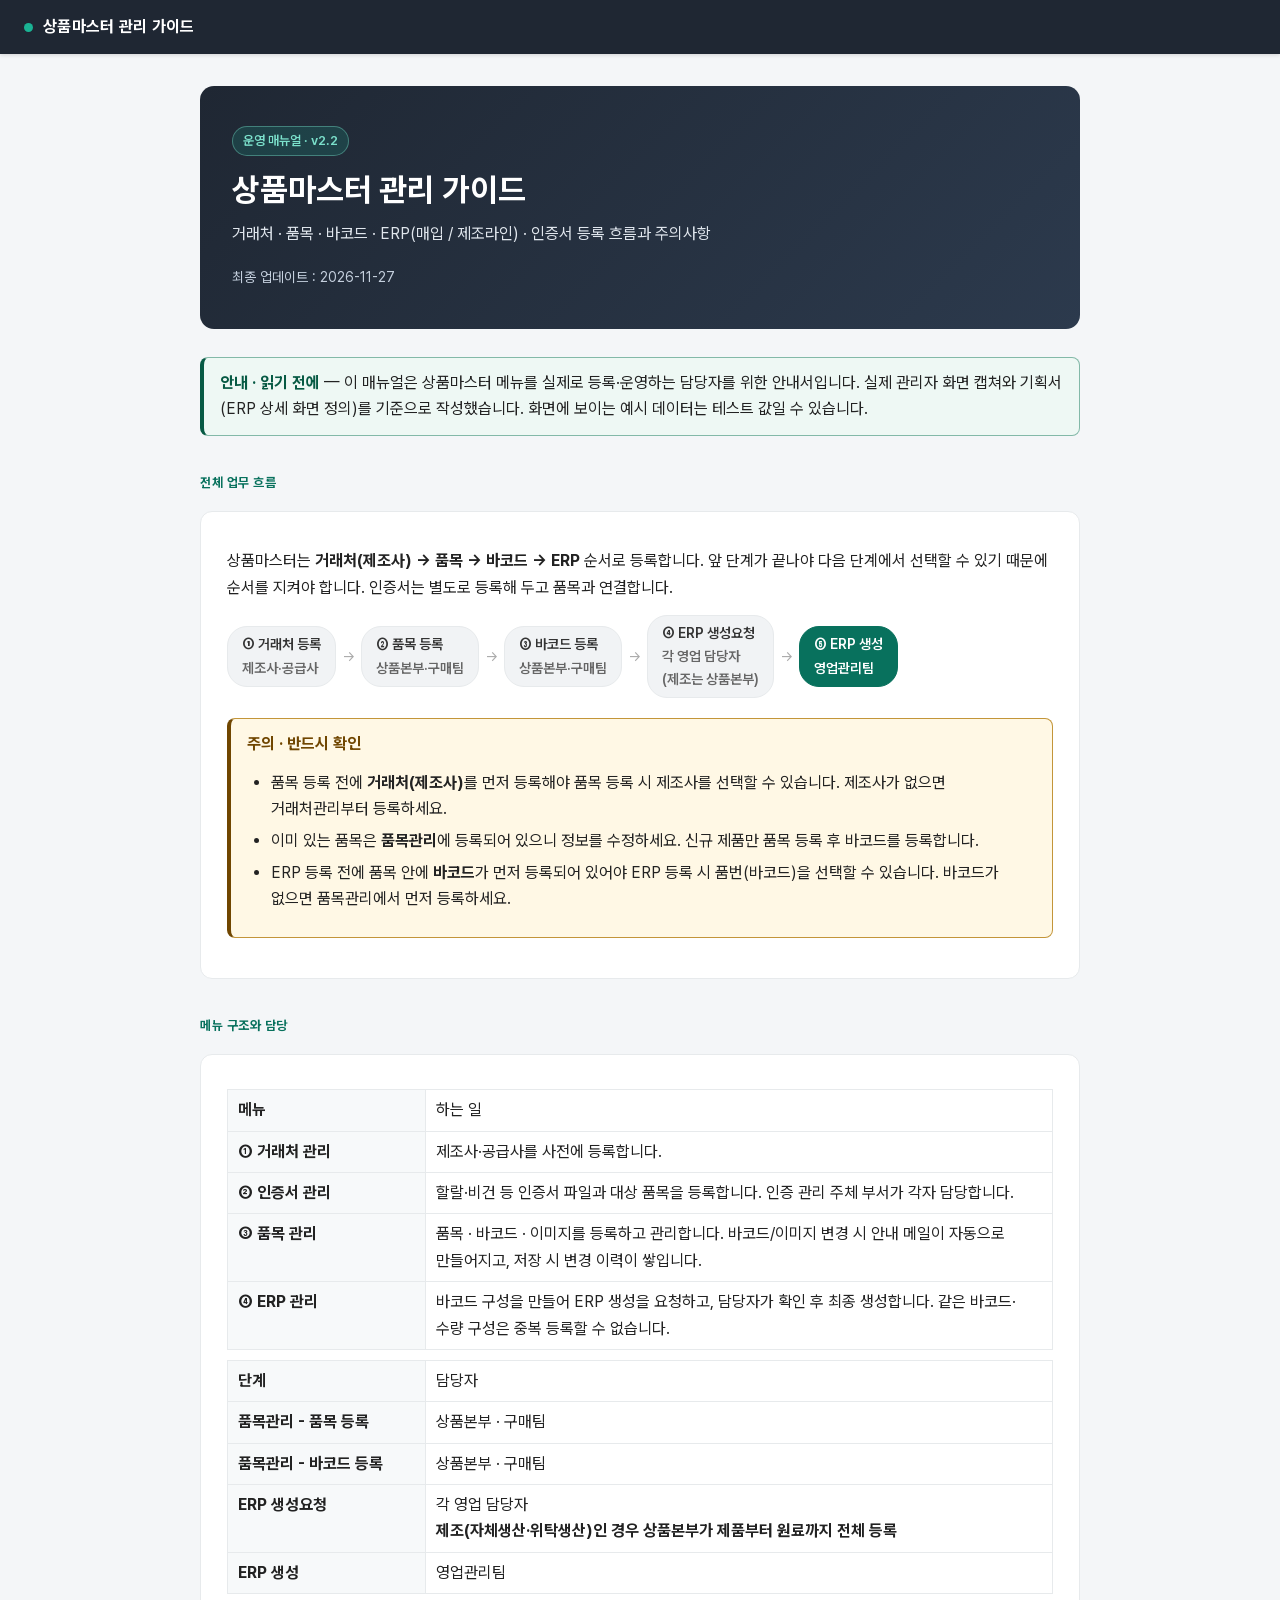
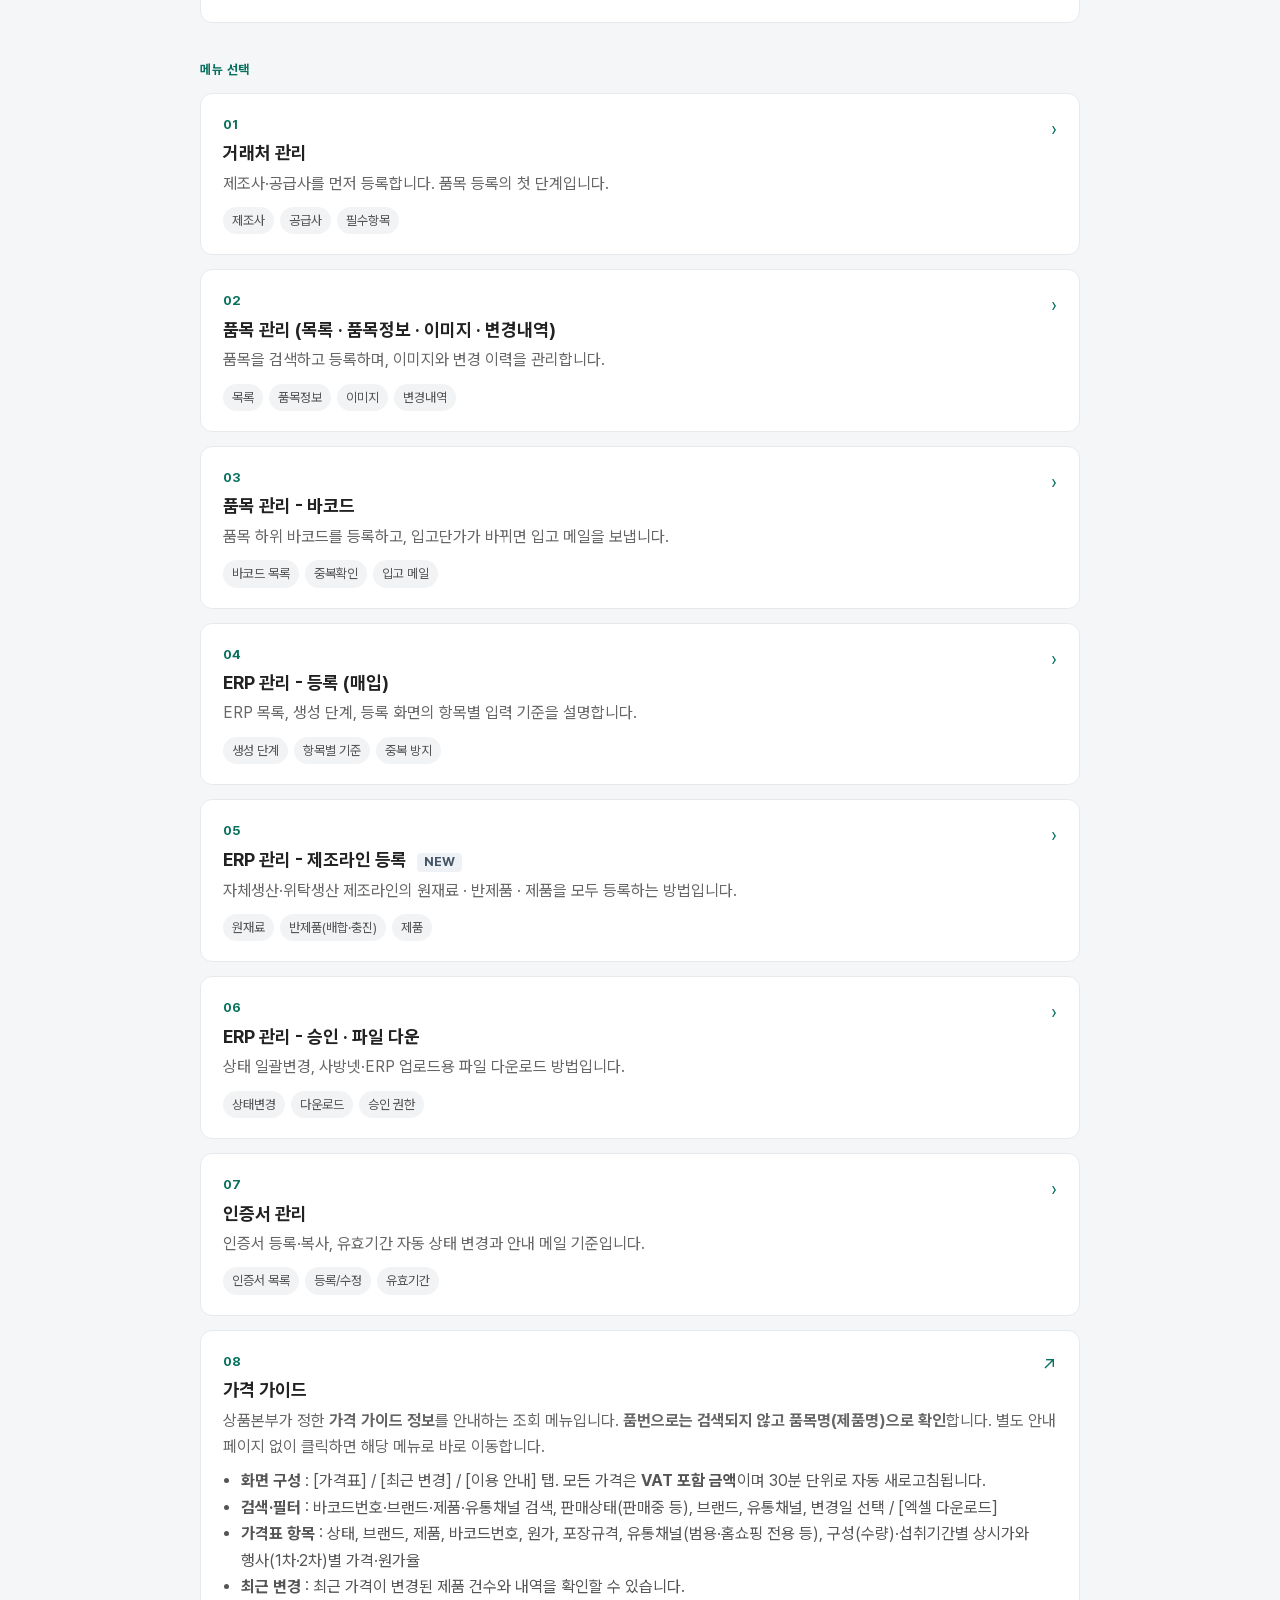
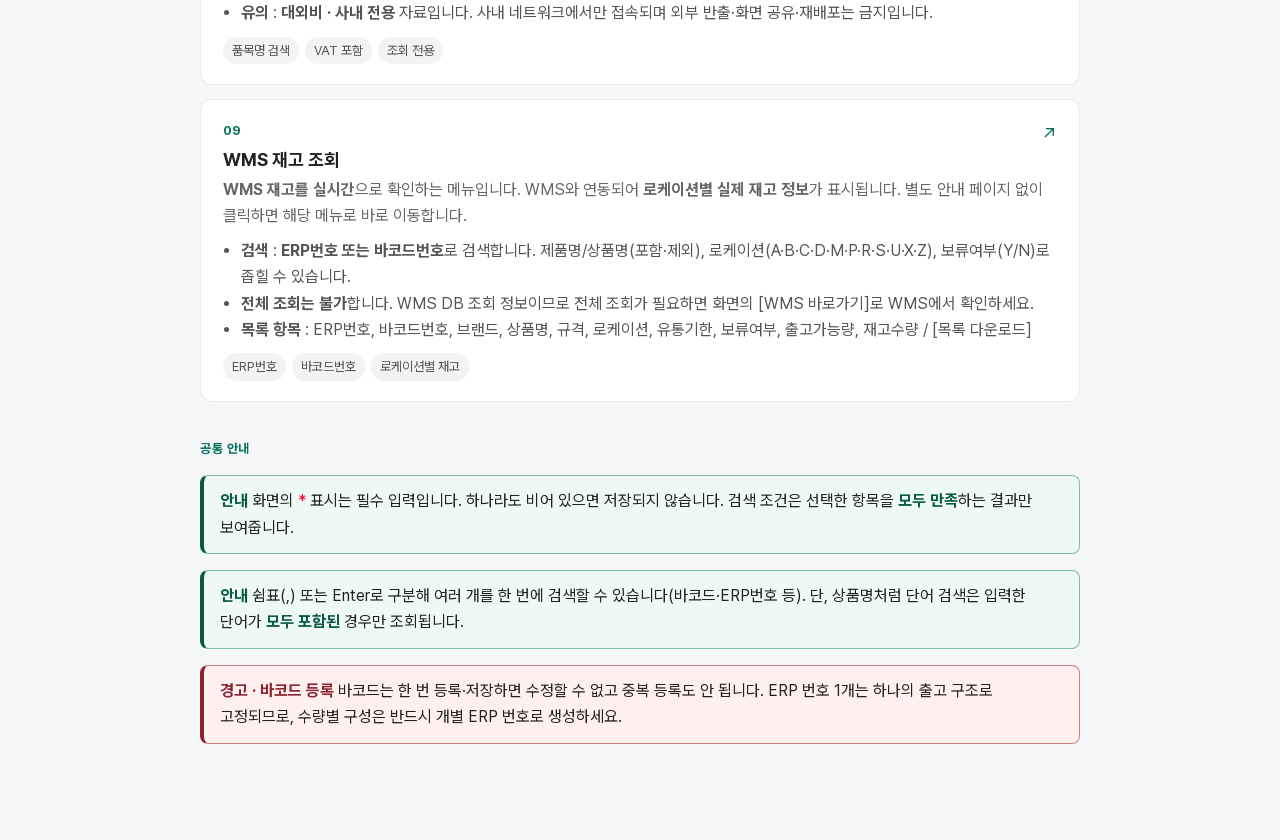
<file: index.html>
<!DOCTYPE html>
<html lang="ko">
<head>
<meta charset="UTF-8">
<meta name="viewport" content="width=device-width, initial-scale=1.0">
<title>상품마스터 관리 가이드</title>
<link rel="stylesheet" href="assets/css/style.css">
</head>
<body>
  <div class="topbar">
    <div class="brand"><span class="dot"></span> 상품마스터 관리 가이드</div>
  </div>

  <div class="wrap">
    <div class="hero">
      <span class="tag">운영 매뉴얼 · v2.2</span>
      <h1>상품마스터 관리 가이드</h1>
      <p>거래처 · 품목 · 바코드 · ERP(매입 / 제조라인) · 인증서 등록 흐름과 주의사항</p>
      <div class="meta">최종 업데이트 : 2026-11-27</div>
    </div>

    <div class="tip">
      <b>안내 · 읽기 전에</b> — 이 매뉴얼은 상품마스터 메뉴를 실제로 등록·운영하는 담당자를 위한 안내서입니다. 실제 관리자 화면 캡쳐와 기획서(ERP 상세 화면 정의)를 기준으로 작성했습니다. 화면에 보이는 예시 데이터는 테스트 값일 수 있습니다.
    </div>

    <div class="section-title">전체 업무 흐름</div>
    <div class="step">
      <p>상품마스터는 <b>거래처(제조사) → 품목 → 바코드 → ERP</b> 순서로 등록합니다. 앞 단계가 끝나야 다음 단계에서 선택할 수 있기 때문에 순서를 지켜야 합니다. 인증서는 별도로 등록해 두고 품목과 연결합니다.</p>
      <div class="flow">
        <span class="node">① 거래처 등록<br><small>제조사·공급사</small></span><span class="arrow">→</span>
        <span class="node">② 품목 등록<br><small>상품본부·구매팀</small></span><span class="arrow">→</span>
        <span class="node">③ 바코드 등록<br><small>상품본부·구매팀</small></span><span class="arrow">→</span>
        <span class="node">④ ERP 생성요청<br><small>각 영업 담당자<br>(제조는 상품본부)</small></span><span class="arrow">→</span>
        <span class="node now">⑤ ERP 생성<br><small>영업관리팀</small></span>
      </div>
      <div class="warn"><b>주의 · 반드시 확인</b>
        <ul>
          <li>품목 등록 전에 <b>거래처(제조사)</b>를 먼저 등록해야 품목 등록 시 제조사를 선택할 수 있습니다. 제조사가 없으면 거래처관리부터 등록하세요.</li>
          <li>이미 있는 품목은 <b>품목관리</b>에 등록되어 있으니 정보를 수정하세요. 신규 제품만 품목 등록 후 바코드를 등록합니다.</li>
          <li>ERP 등록 전에 품목 안에 <b>바코드</b>가 먼저 등록되어 있어야 ERP 등록 시 품번(바코드)을 선택할 수 있습니다. 바코드가 없으면 품목관리에서 먼저 등록하세요.</li>
        </ul>
      </div>
    </div>

    <div class="section-title">메뉴 구조와 담당</div>
    <div class="step">
      <table>
        <tr><th>메뉴</th><td>하는 일</td></tr>
        <tr><th>① 거래처 관리</th><td>제조사·공급사를 사전에 등록합니다.</td></tr>
        <tr><th>② 인증서 관리</th><td>할랄·비건 등 인증서 파일과 대상 품목을 등록합니다. 인증 관리 주체 부서가 각자 담당합니다.</td></tr>
        <tr><th>③ 품목 관리</th><td>품목 · 바코드 · 이미지를 등록하고 관리합니다. 바코드/이미지 변경 시 안내 메일이 자동으로 만들어지고, 저장 시 변경 이력이 쌓입니다.</td></tr>
        <tr><th>④ ERP 관리</th><td>바코드 구성을 만들어 ERP 생성을 요청하고, 담당자가 확인 후 최종 생성합니다. 같은 바코드·수량 구성은 중복 등록할 수 없습니다.</td></tr>
      </table>
      <table>
        <tr><th>단계</th><td>담당자</td></tr>
        <tr><th>품목관리 - 품목 등록</th><td>상품본부 · 구매팀</td></tr>
        <tr><th>품목관리 - 바코드 등록</th><td>상품본부 · 구매팀</td></tr>
        <tr><th>ERP 생성요청</th><td>각 영업 담당자<br><b>제조(자체생산·위탁생산)인 경우 상품본부가 제품부터 원료까지 전체 등록</b></td></tr>
        <tr><th>ERP 생성</th><td>영업관리팀</td></tr>
      </table>
    </div>

    <div class="section-title">메뉴 선택</div>
    <div class="card-grid">

      <a class="menu-card" href="pages/supplier.html">
        <span class="arrow">›</span>
        <div class="idx">01</div>
        <h3>거래처 관리</h3>
        <p>제조사·공급사를 먼저 등록합니다. 품목 등록의 첫 단계입니다.</p>
        <div class="steps"><span>제조사</span><span>공급사</span><span>필수항목</span></div>
      </a>

      <a class="menu-card" href="pages/item.html">
        <span class="arrow">›</span>
        <div class="idx">02</div>
        <h3>품목 관리 (목록 · 품목정보 · 이미지 · 변경내역)</h3>
        <p>품목을 검색하고 등록하며, 이미지와 변경 이력을 관리합니다.</p>
        <div class="steps"><span>목록</span><span>품목정보</span><span>이미지</span><span>변경내역</span></div>
      </a>

      <a class="menu-card" href="pages/barcode.html">
        <span class="arrow">›</span>
        <div class="idx">03</div>
        <h3>품목 관리 - 바코드</h3>
        <p>품목 하위 바코드를 등록하고, 입고단가가 바뀌면 입고 메일을 보냅니다.</p>
        <div class="steps"><span>바코드 목록</span><span>중복확인</span><span>입고 메일</span></div>
      </a>

      <a class="menu-card" href="pages/erp.html">
        <span class="arrow">›</span>
        <div class="idx">04</div>
        <h3>ERP 관리 - 등록 (매입)</h3>
        <p>ERP 목록, 생성 단계, 등록 화면의 항목별 입력 기준을 설명합니다.</p>
        <div class="steps"><span>생성 단계</span><span>항목별 기준</span><span>중복 방지</span></div>
      </a>

      <a class="menu-card" href="pages/erp-mfg.html">
        <span class="arrow">›</span>
        <div class="idx">05</div>
        <h3>ERP 관리 - 제조라인 등록 <span class="badge-team">NEW</span></h3>
        <p>자체생산·위탁생산 제조라인의 원재료 · 반제품 · 제품을 모두 등록하는 방법입니다.</p>
        <div class="steps"><span>원재료</span><span>반제품(배합·충진)</span><span>제품</span></div>
      </a>

      <a class="menu-card" href="pages/erp-approve.html">
        <span class="arrow">›</span>
        <div class="idx">06</div>
        <h3>ERP 관리 - 승인 · 파일 다운</h3>
        <p>상태 일괄변경, 사방넷·ERP 업로드용 파일 다운로드 방법입니다.</p>
        <div class="steps"><span>상태변경</span><span>다운로드</span><span>승인 권한</span></div>
      </a>

      <a class="menu-card" href="pages/cert.html">
        <span class="arrow">›</span>
        <div class="idx">07</div>
        <h3>인증서 관리</h3>
        <p>인증서 등록·복사, 유효기간 자동 상태 변경과 안내 메일 기준입니다.</p>
        <div class="steps"><span>인증서 목록</span><span>등록/수정</span><span>유효기간</span></div>
      </a>

      <a class="menu-card" href="https://analytics.nutrione.co.kr/product/google_price" target="_blank" rel="noopener">
        <span class="arrow">↗</span>
        <div class="idx">08</div>
        <h3>가격 가이드</h3>
        <p>상품본부가 정한 <b>가격 가이드 정보</b>를 안내하는 조회 메뉴입니다. <b>품번으로는 검색되지 않고 품목명(제품명)으로 확인</b>합니다. 별도 안내 페이지 없이 클릭하면 해당 메뉴로 바로 이동합니다.</p>
        <ul style="color:#555;margin:8px 0 6px 18px;padding:0">
          <li><b>화면 구성</b> : [가격표] / [최근 변경] / [이용 안내] 탭. 모든 가격은 <b>VAT 포함 금액</b>이며 30분 단위로 자동 새로고침됩니다.</li>
          <li><b>검색·필터</b> : 바코드번호·브랜드·제품·유통채널 검색, 판매상태(판매중 등), 브랜드, 유통채널, 변경일 선택 / [엑셀 다운로드]</li>
          <li><b>가격표 항목</b> : 상태, 브랜드, 제품, 바코드번호, 원가, 포장규격, 유통채널(범용·홈쇼핑 전용 등), 구성(수량)·섭취기간별 상시가와 행사(1차·2차)별 가격·원가율</li>
          <li><b>최근 변경</b> : 최근 가격이 변경된 제품 건수와 내역을 확인할 수 있습니다.</li>
          <li><b>유의</b> : <b>대외비 · 사내 전용</b> 자료입니다. 사내 네트워크에서만 접속되며 외부 반출·화면 공유·재배포는 금지입니다.</li>
        </ul>
        <div class="steps"><span>품목명 검색</span><span>VAT 포함</span><span>조회 전용</span></div>
      </a>

      <a class="menu-card" href="https://analytics.nutrione.co.kr/product/wms" target="_blank" rel="noopener">
        <span class="arrow">↗</span>
        <div class="idx">09</div>
        <h3>WMS 재고 조회</h3>
        <p><b>WMS 재고를 실시간</b>으로 확인하는 메뉴입니다. WMS와 연동되어 <b>로케이션별 실제 재고 정보</b>가 표시됩니다. 별도 안내 페이지 없이 클릭하면 해당 메뉴로 바로 이동합니다.</p>
        <ul style="color:#555;margin:8px 0 6px 18px;padding:0">
          <li><b>검색</b> : <b>ERP번호 또는 바코드번호</b>로 검색합니다. 제품명/상품명(포함·제외), 로케이션(A·B·C·D·M·P·R·S·U·X·Z), 보류여부(Y/N)로 좁힐 수 있습니다.</li>
          <li><b>전체 조회는 불가</b>합니다. WMS DB 조회 정보이므로 전체 조회가 필요하면 화면의 [WMS 바로가기]로 WMS에서 확인하세요.</li>
          <li><b>목록 항목</b> : ERP번호, 바코드번호, 브랜드, 상품명, 규격, 로케이션, 유통기한, 보류여부, 출고가능량, 재고수량 / [목록 다운로드]</li>
        </ul>
        <div class="steps"><span>ERP번호</span><span>바코드번호</span><span>로케이션별 재고</span></div>
      </a>

    </div>

    <div class="section-title">공통 안내</div>
    <div class="tip"><b>안내</b> 화면의 <span style="color:#e03">*</span> 표시는 필수 입력입니다. 하나라도 비어 있으면 저장되지 않습니다. 검색 조건은 선택한 항목을 <b>모두 만족</b>하는 결과만 보여줍니다.</div>
    <div class="tip"><b>안내</b> 쉼표(,) 또는 Enter로 구분해 여러 개를 한 번에 검색할 수 있습니다(바코드·ERP번호 등). 단, 상품명처럼 단어 검색은 입력한 단어가 <b>모두 포함된</b> 경우만 조회됩니다.</div>
    <div class="caution"><b>경고 · 바코드 등록</b> 바코드는 한 번 등록·저장하면 수정할 수 없고 중복 등록도 안 됩니다. ERP 번호 1개는 하나의 출고 구조로 고정되므로, 수량별 구성은 반드시 개별 ERP 번호로 생성하세요.</div>

  </div>
  <script src="assets/js/lightbox.js"></script>
</body>
</html>
</file>
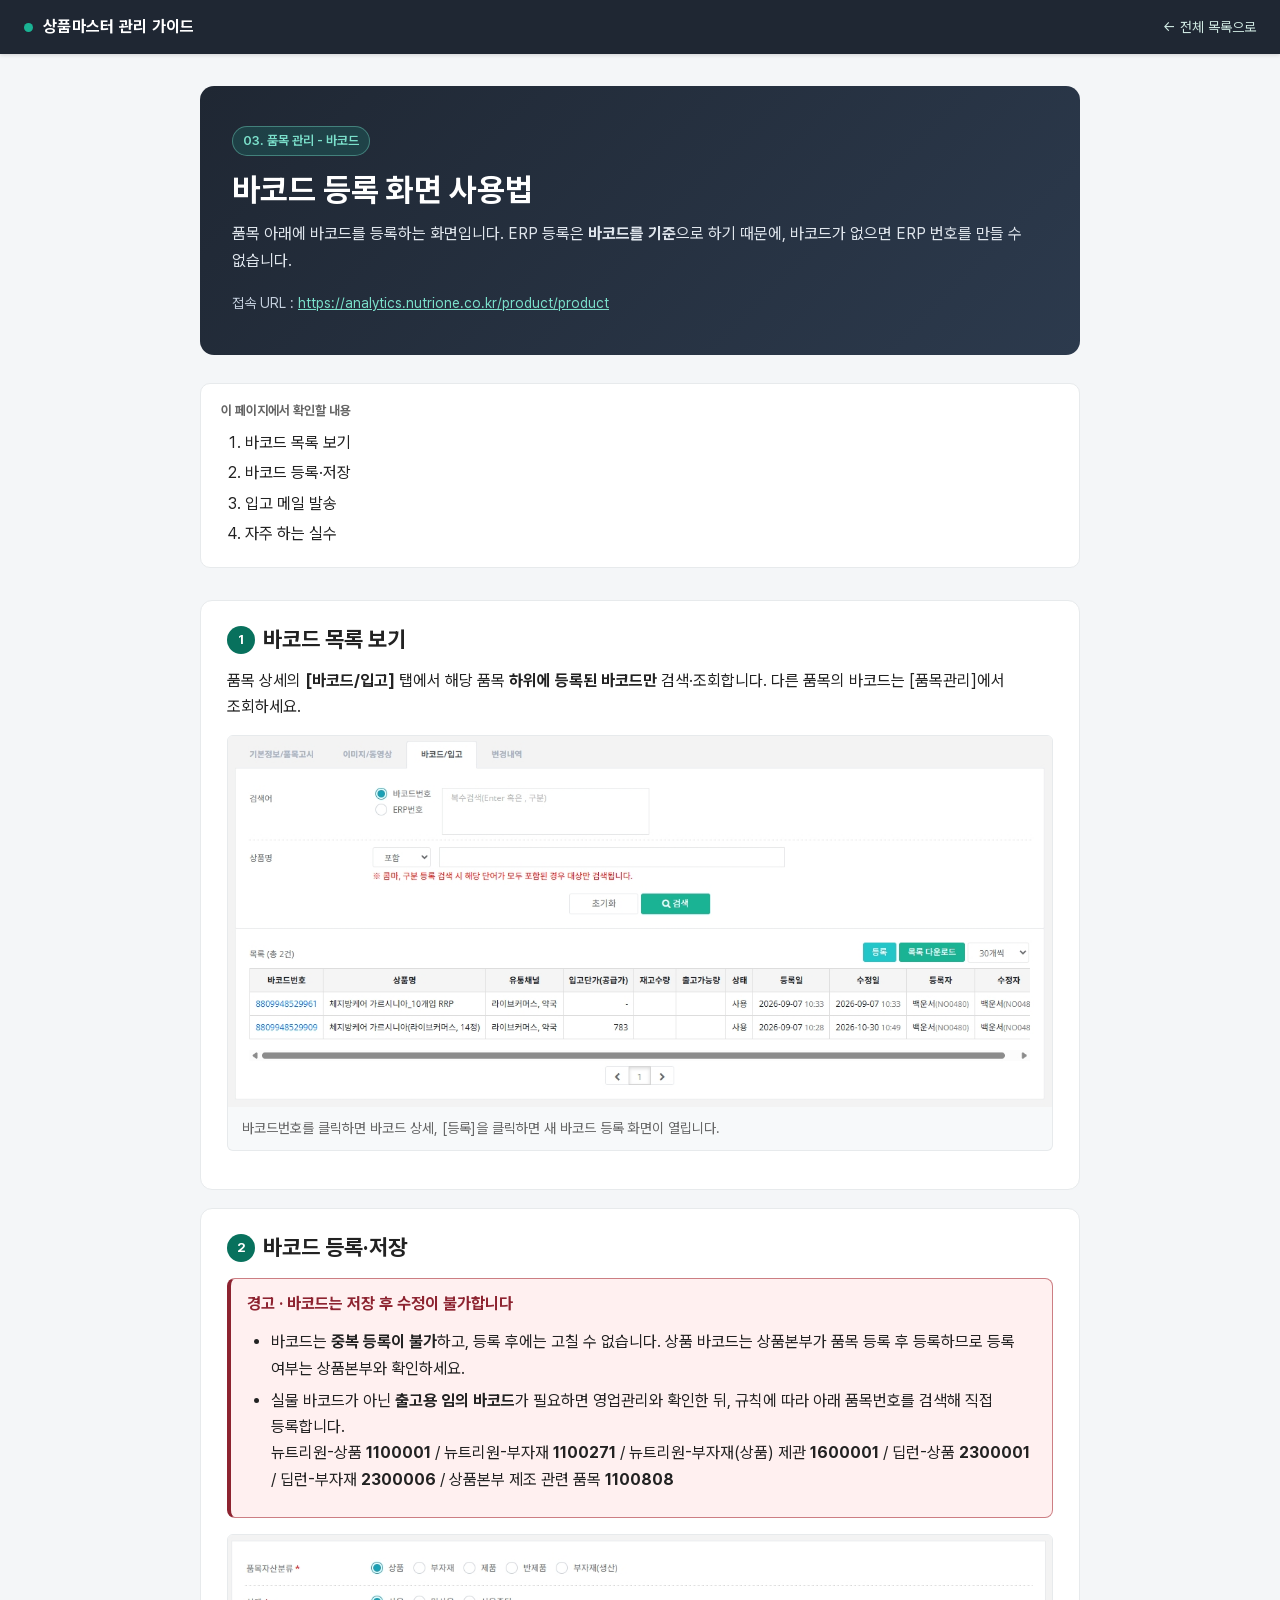
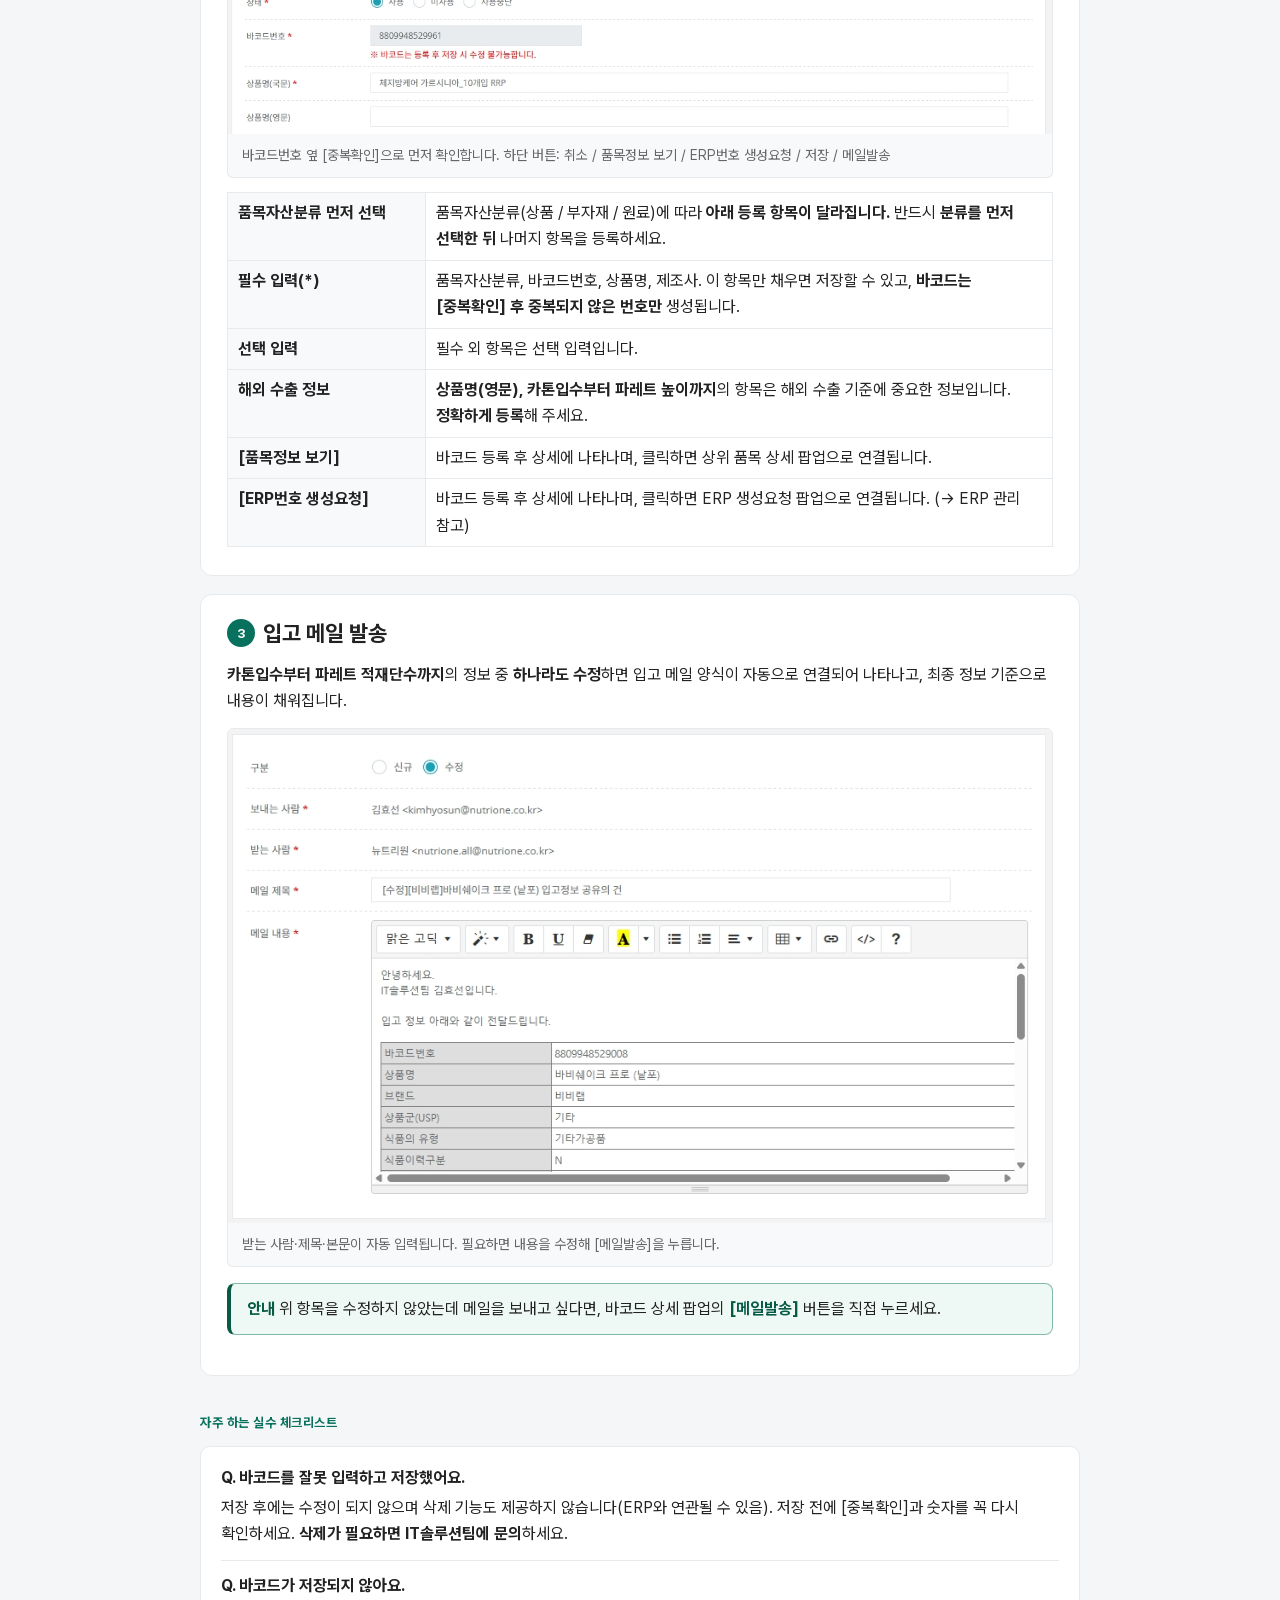
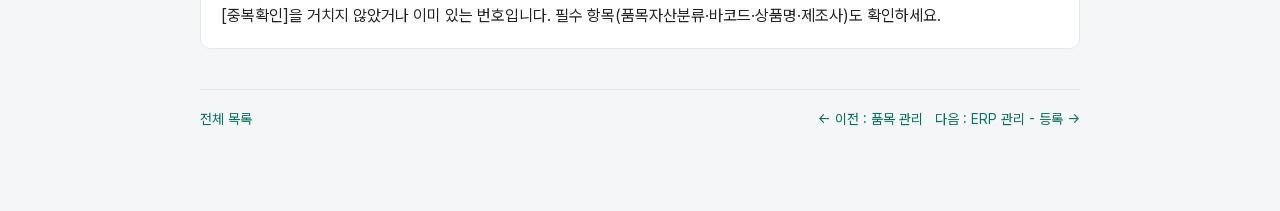
<file: pages/barcode.html>
<!DOCTYPE html>
<html lang="ko">
<head>
<meta charset="UTF-8">
<meta name="viewport" content="width=device-width, initial-scale=1.0">
<title>품목 관리 - 바코드 | 상품마스터 관리 가이드</title>
<link rel="stylesheet" href="../assets/css/style.css">
</head>
<body>
  <div class="topbar">
    <div class="brand"><span class="dot"></span> 상품마스터 관리 가이드</div>
    <a class="home-link" href="../index.html">← 전체 목록으로</a>
  </div>

  <div class="wrap">
    <div class="hero">
      <span class="tag">03. 품목 관리 - 바코드</span>
      <h1>바코드 등록 화면 사용법</h1>
      <p>품목 아래에 바코드를 등록하는 화면입니다. ERP 등록은 <b>바코드를 기준</b>으로 하기 때문에, 바코드가 없으면 ERP 번호를 만들 수 없습니다.</p>
      <div class="meta">접속 URL : <a href="https://analytics.nutrione.co.kr/product/product" target="_blank" rel="noopener">https://analytics.nutrione.co.kr/product/product</a></div>
    </div>

    <div class="toc">
      <b>이 페이지에서 확인할 내용</b>
      <ol>
        <li>바코드 목록 보기</li>
        <li>바코드 등록·저장</li>
        <li>입고 메일 발송</li>
        <li>자주 하는 실수</li>
      </ol>
    </div>

    <div class="step">
      <h2><span class="step-no">1</span> 바코드 목록 보기</h2>
      <p>품목 상세의 <b>[바코드/입고]</b> 탭에서 해당 품목 <b>하위에 등록된 바코드만</b> 검색·조회합니다. 다른 품목의 바코드는 [품목관리]에서 조회하세요.</p>
      <div class="shot">
        <img class="has-cap" src="../assets/img/item_barcode_tab.png" alt="바코드/입고 탭">
        <div class="cap"><span>바코드번호를 클릭하면 바코드 상세, [등록]을 클릭하면 새 바코드 등록 화면이 열립니다.</span></div>
      </div>
    </div>

    <div class="step">
      <h2><span class="step-no">2</span> 바코드 등록·저장</h2>
      <div class="caution"><b>경고 · 바코드는 저장 후 수정이 불가합니다</b>
        <ul>
          <li>바코드는 <b>중복 등록이 불가</b>하고, 등록 후에는 고칠 수 없습니다. 상품 바코드는 상품본부가 품목 등록 후 등록하므로 등록 여부는 상품본부와 확인하세요.</li>
          <li>실물 바코드가 아닌 <b>출고용 임의 바코드</b>가 필요하면 영업관리와 확인한 뒤, 규칙에 따라 아래 품목번호를 검색해 직접 등록합니다.<br>
            뉴트리원-상품 <b>1100001</b> / 뉴트리원-부자재 <b>1100271</b> / 뉴트리원-부자재(상품) 제관 <b>1600001</b> / 딥런-상품 <b>2300001</b> / 딥런-부자재 <b>2300006</b> / 상품본부 제조 관련 품목 <b>1100808</b></li>
        </ul>
      </div>
      <div class="shot">
        <img class="has-cap" src="../assets/img/barcode_detail.png" alt="바코드 상세 등록 화면">
        <div class="cap"><span>바코드번호 옆 [중복확인]으로 먼저 확인합니다. 하단 버튼: 취소 / 품목정보 보기 / ERP번호 생성요청 / 저장 / 메일발송</span></div>
      </div>
      <table>
        <tr><th>품목자산분류 먼저 선택</th><td>품목자산분류(상품 / 부자재 / 원료)에 따라 <b>아래 등록 항목이 달라집니다.</b> 반드시 <b>분류를 먼저 선택한 뒤</b> 나머지 항목을 등록하세요.</td></tr>
        <tr><th>필수 입력(*)</th><td>품목자산분류, 바코드번호, 상품명, 제조사. 이 항목만 채우면 저장할 수 있고, <b>바코드는 [중복확인] 후 중복되지 않은 번호만</b> 생성됩니다.</td></tr>
        <tr><th>선택 입력</th><td>필수 외 항목은 선택 입력입니다.</td></tr>
        <tr><th>해외 수출 정보</th><td><b>상품명(영문), 카톤입수부터 파레트 높이까지</b>의 항목은 해외 수출 기준에 중요한 정보입니다. <b>정확하게 등록</b>해 주세요.</td></tr>
        <tr><th>[품목정보 보기]</th><td>바코드 등록 후 상세에 나타나며, 클릭하면 상위 품목 상세 팝업으로 연결됩니다.</td></tr>
        <tr><th>[ERP번호 생성요청]</th><td>바코드 등록 후 상세에 나타나며, 클릭하면 ERP 생성요청 팝업으로 연결됩니다. (→ ERP 관리 참고)</td></tr>
      </table>
    </div>

    <div class="step">
      <h2><span class="step-no">3</span> 입고 메일 발송</h2>
      <p><b>카톤입수부터 파레트 적재단수까지</b>의 정보 중 <b>하나라도 수정</b>하면 입고 메일 양식이 자동으로 연결되어 나타나고, 최종 정보 기준으로 내용이 채워집니다.</p>
      <div class="shot">
        <img class="has-cap" src="../assets/img/barcode_mail.png" alt="입고 정보 메일 양식">
        <div class="cap"><span>받는 사람·제목·본문이 자동 입력됩니다. 필요하면 내용을 수정해 [메일발송]을 누릅니다.</span></div>
      </div>
      <div class="tip"><b>안내</b> 위 항목을 수정하지 않았는데 메일을 보내고 싶다면, 바코드 상세 팝업의 <b>[메일발송]</b> 버튼을 직접 누르세요.</div>
    </div>

    <div class="section-title">자주 하는 실수 체크리스트</div>
    <div class="faq-box">
      <div class="q">Q. 바코드를 잘못 입력하고 저장했어요.</div>
      <div class="a">저장 후에는 수정이 되지 않으며 삭제 기능도 제공하지 않습니다(ERP와 연관될 수 있음). 저장 전에 [중복확인]과 숫자를 꼭 다시 확인하세요. <b>삭제가 필요하면 IT솔루션팀에 문의</b>하세요.</div>
      <div class="q">Q. 바코드가 저장되지 않아요.</div>
      <div class="a">[중복확인]을 거치지 않았거나 이미 있는 번호입니다. 필수 항목(품목자산분류·바코드·상품명·제조사)도 확인하세요.</div>
    </div>

    <nav class="footer-nav" aria-label="매뉴얼 페이지">
      <a href="../index.html">전체 목록</a>
      <span class="footer-links">
        <a href="item.html">← 이전 : 품목 관리</a>
        <a href="erp.html">다음 : ERP 관리 - 등록 →</a>
      </span>
    </nav>
  </div>
</body>
</html>
</file>
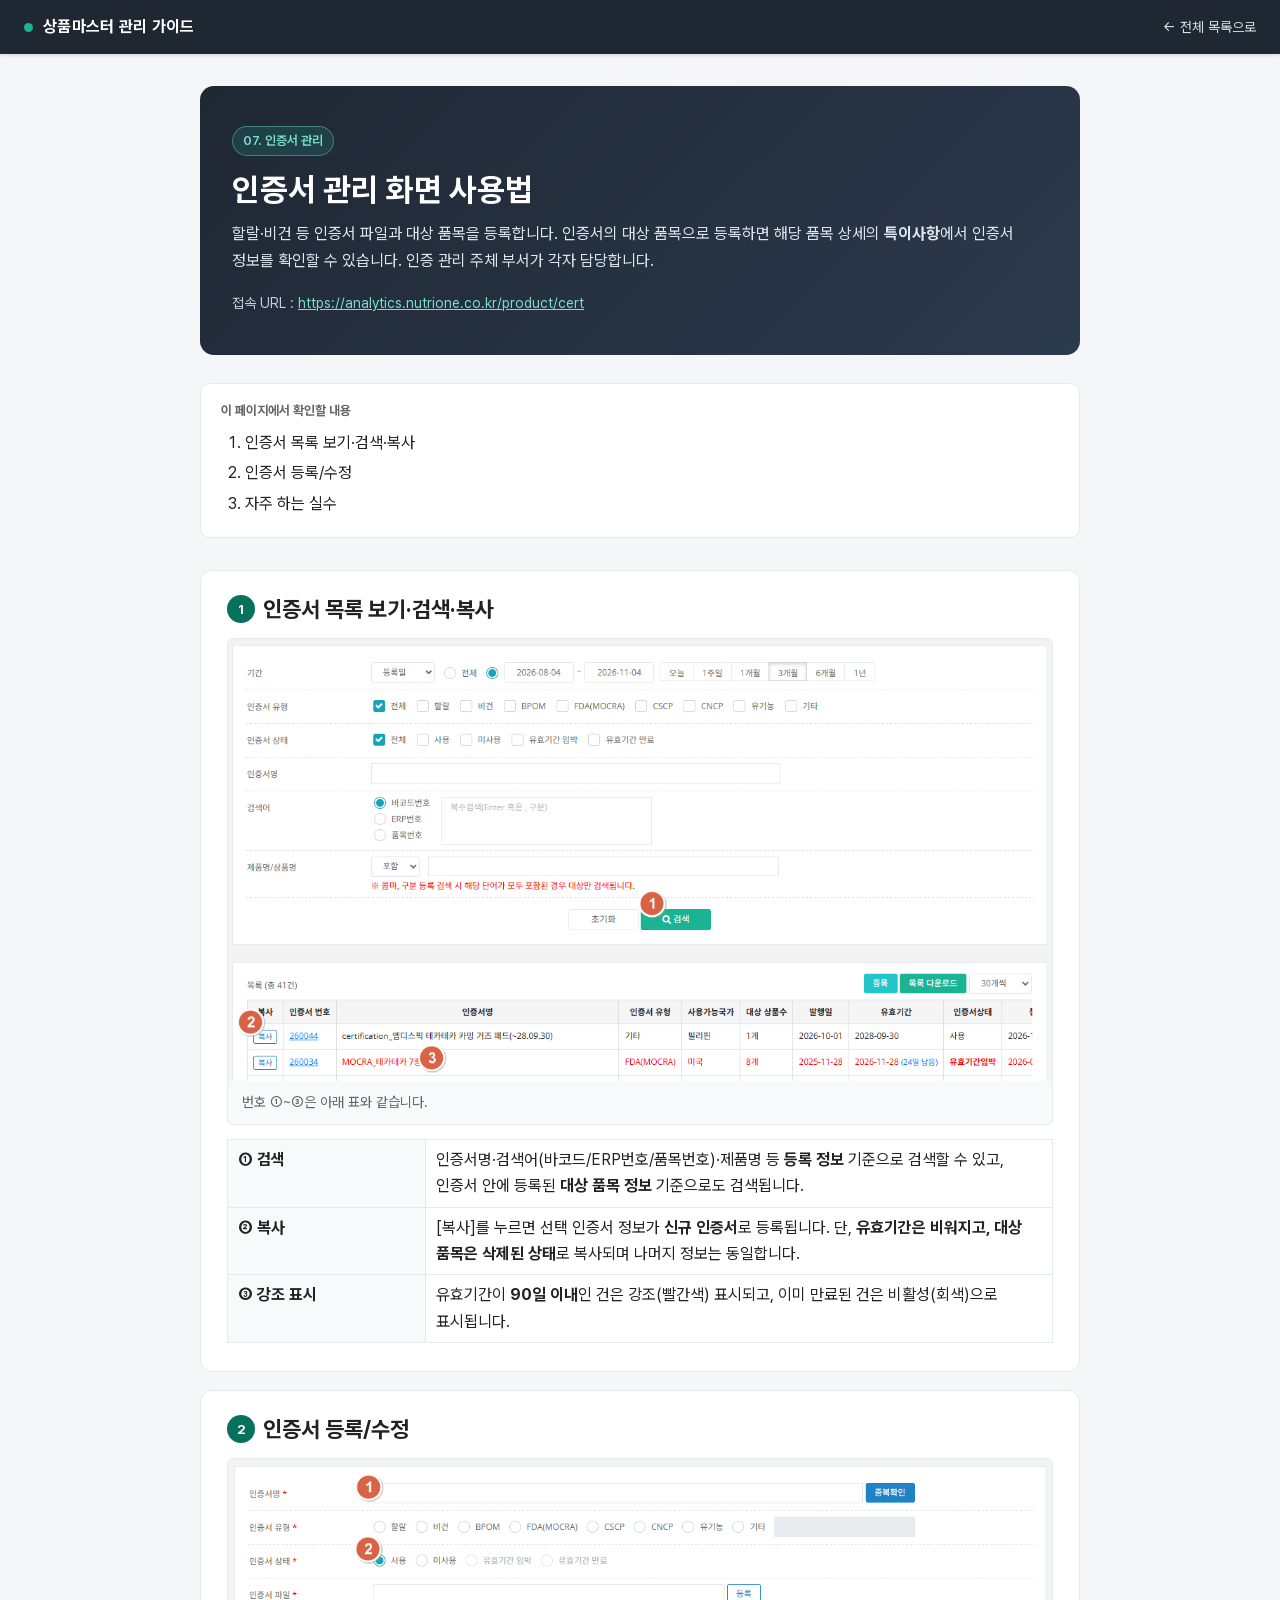
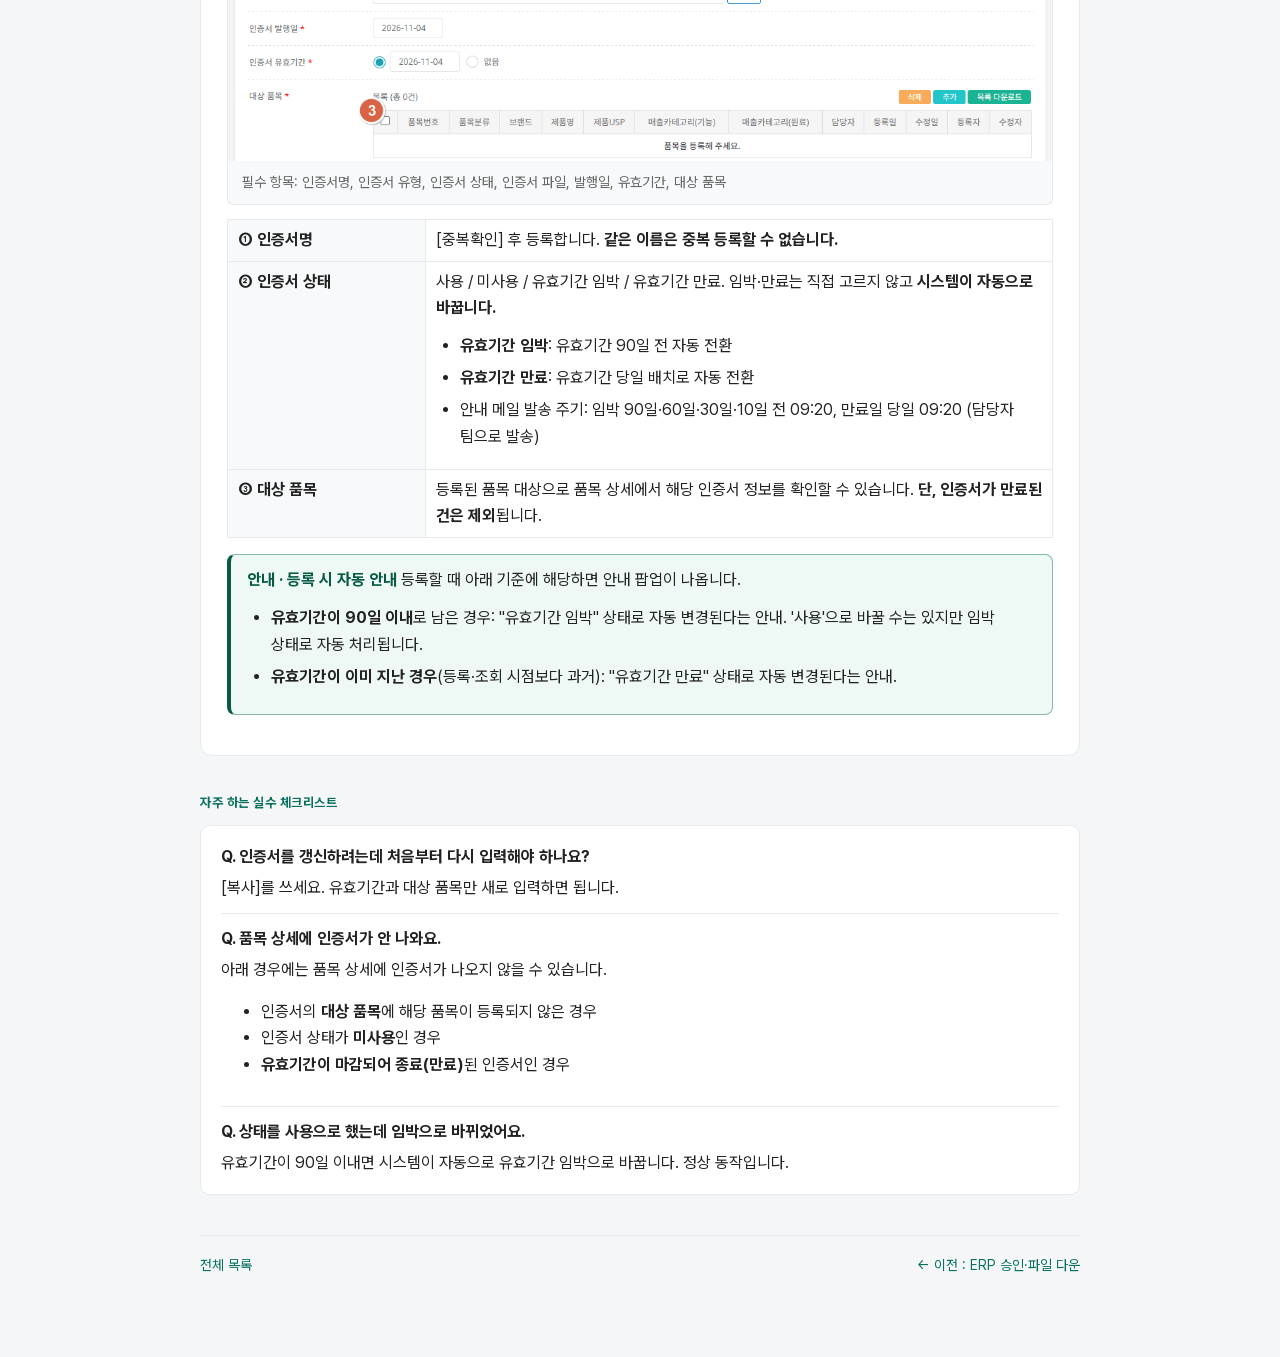
<file: pages/cert.html>
<!DOCTYPE html>
<html lang="ko">
<head>
<meta charset="UTF-8">
<meta name="viewport" content="width=device-width, initial-scale=1.0">
<title>인증서 관리 | 상품마스터 관리 가이드</title>
<link rel="stylesheet" href="../assets/css/style.css">
</head>
<body>
  <div class="topbar">
    <div class="brand"><span class="dot"></span> 상품마스터 관리 가이드</div>
    <a class="home-link" href="../index.html">← 전체 목록으로</a>
  </div>

  <div class="wrap">
    <div class="hero">
      <span class="tag">07. 인증서 관리</span>
      <h1>인증서 관리 화면 사용법</h1>
      <p>할랄·비건 등 인증서 파일과 대상 품목을 등록합니다. 인증서의 대상 품목으로 등록하면 해당 품목 상세의 <b>특이사항</b>에서 인증서 정보를 확인할 수 있습니다. 인증 관리 주체 부서가 각자 담당합니다.</p>
      <div class="meta">접속 URL : <a href="https://analytics.nutrione.co.kr/product/cert" target="_blank" rel="noopener">https://analytics.nutrione.co.kr/product/cert</a></div>
    </div>

    <div class="toc">
      <b>이 페이지에서 확인할 내용</b>
      <ol>
        <li>인증서 목록 보기·검색·복사</li>
        <li>인증서 등록/수정</li>
        <li>자주 하는 실수</li>
      </ol>
    </div>

    <div class="step">
      <h2><span class="step-no">1</span> 인증서 목록 보기·검색·복사</h2>
      <div class="shot">
        <img class="has-cap" src="../assets/img/cert_list.png" alt="인증서 목록">
        <div class="cap"><span>번호 ①~③은 아래 표와 같습니다.</span></div>
      </div>
      <table>
        <tr><th>① 검색</th><td>인증서명·검색어(바코드/ERP번호/품목번호)·제품명 등 <b>등록 정보</b> 기준으로 검색할 수 있고, 인증서 안에 등록된 <b>대상 품목 정보</b> 기준으로도 검색됩니다.</td></tr>
        <tr><th>② 복사</th><td>[복사]를 누르면 선택 인증서 정보가 <b>신규 인증서</b>로 등록됩니다. 단, <b>유효기간은 비워지고, 대상 품목은 삭제된 상태</b>로 복사되며 나머지 정보는 동일합니다.</td></tr>
        <tr><th>③ 강조 표시</th><td>유효기간이 <b>90일 이내</b>인 건은 강조(빨간색) 표시되고, 이미 만료된 건은 비활성(회색)으로 표시됩니다.</td></tr>
      </table>
    </div>

    <div class="step">
      <h2><span class="step-no">2</span> 인증서 등록/수정</h2>
      <div class="shot">
        <img class="has-cap" src="../assets/img/cert_form.png" alt="인증서 등록/수정 화면">
        <div class="cap"><span>필수 항목: 인증서명, 인증서 유형, 인증서 상태, 인증서 파일, 발행일, 유효기간, 대상 품목</span></div>
      </div>
      <table>
        <tr><th>① 인증서명</th><td>[중복확인] 후 등록합니다. <b>같은 이름은 중복 등록할 수 없습니다.</b></td></tr>
        <tr><th>② 인증서 상태</th><td>사용 / 미사용 / 유효기간 임박 / 유효기간 만료. 임박·만료는 직접 고르지 않고 <b>시스템이 자동으로 바꿉니다.</b><ul>
          <li><b>유효기간 임박</b>: 유효기간 90일 전 자동 전환</li>
          <li><b>유효기간 만료</b>: 유효기간 당일 배치로 자동 전환</li>
          <li>안내 메일 발송 주기: 임박 90일·60일·30일·10일 전 09:20, 만료일 당일 09:20 (담당자 팀으로 발송)</li></ul></td></tr>
        <tr><th>③ 대상 품목</th><td>등록된 품목 대상으로 품목 상세에서 해당 인증서 정보를 확인할 수 있습니다. <b>단, 인증서가 만료된 건은 제외</b>됩니다.</td></tr>
      </table>
      <div class="tip"><b>안내 · 등록 시 자동 안내</b> 등록할 때 아래 기준에 해당하면 안내 팝업이 나옵니다.
        <ul>
          <li><b>유효기간이 90일 이내</b>로 남은 경우: "유효기간 임박" 상태로 자동 변경된다는 안내. '사용'으로 바꿀 수는 있지만 임박 상태로 자동 처리됩니다.</li>
          <li><b>유효기간이 이미 지난 경우</b>(등록·조회 시점보다 과거): "유효기간 만료" 상태로 자동 변경된다는 안내.</li>
        </ul>
      </div>
    </div>

    <div class="section-title">자주 하는 실수 체크리스트</div>
    <div class="faq-box">
      <div class="q">Q. 인증서를 갱신하려는데 처음부터 다시 입력해야 하나요?</div>
      <div class="a">[복사]를 쓰세요. 유효기간과 대상 품목만 새로 입력하면 됩니다.</div>
      <div class="q">Q. 품목 상세에 인증서가 안 나와요.</div>
      <div class="a">아래 경우에는 품목 상세에 인증서가 나오지 않을 수 있습니다.<ul><li>인증서의 <b>대상 품목</b>에 해당 품목이 등록되지 않은 경우</li><li>인증서 상태가 <b>미사용</b>인 경우</li><li><b>유효기간이 마감되어 종료(만료)</b>된 인증서인 경우</li></ul></div>
      <div class="q">Q. 상태를 사용으로 했는데 임박으로 바뀌었어요.</div>
      <div class="a">유효기간이 90일 이내면 시스템이 자동으로 유효기간 임박으로 바꿉니다. 정상 동작입니다.</div>
    </div>

    <nav class="footer-nav" aria-label="매뉴얼 페이지">
      <a href="../index.html">전체 목록</a>
      <span class="footer-links">
        <a href="erp-approve.html">← 이전 : ERP 승인·파일 다운</a>
      </span>
    </nav>
  </div>
</body>
</html>
</file>
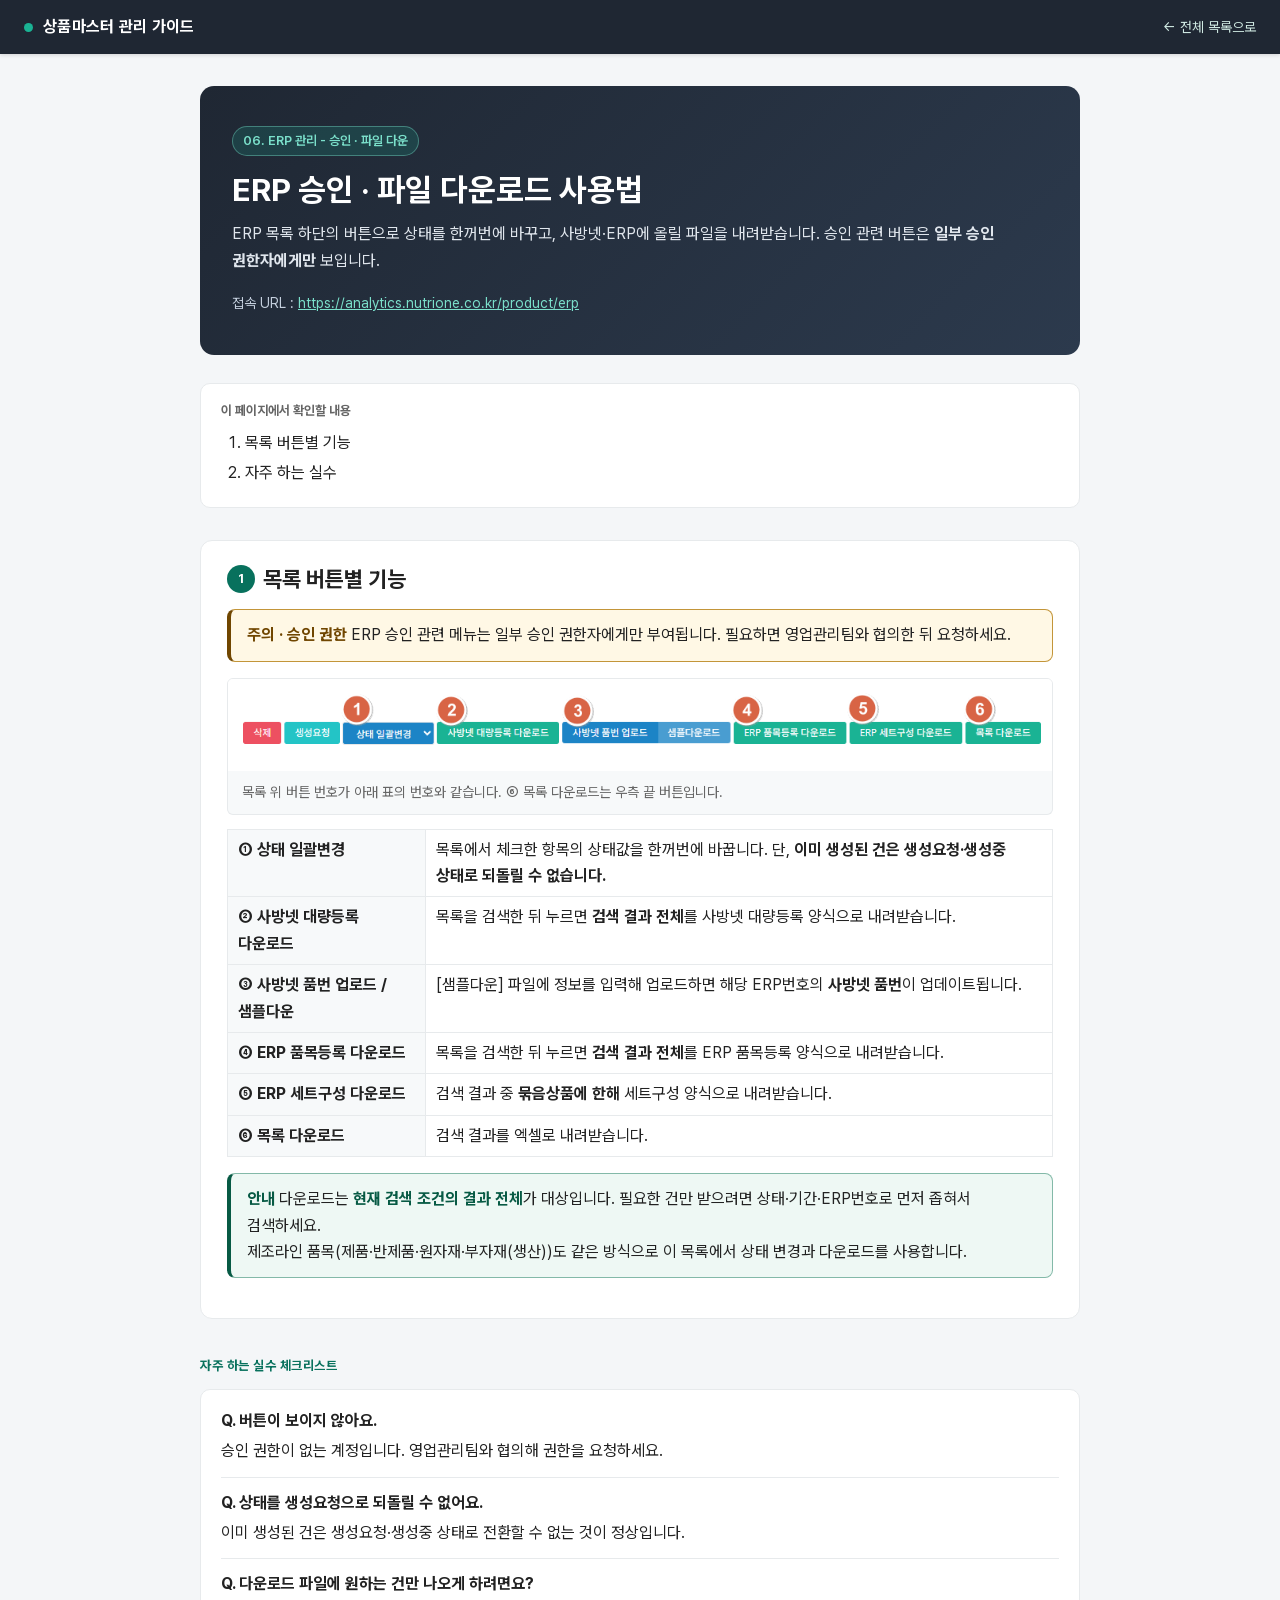
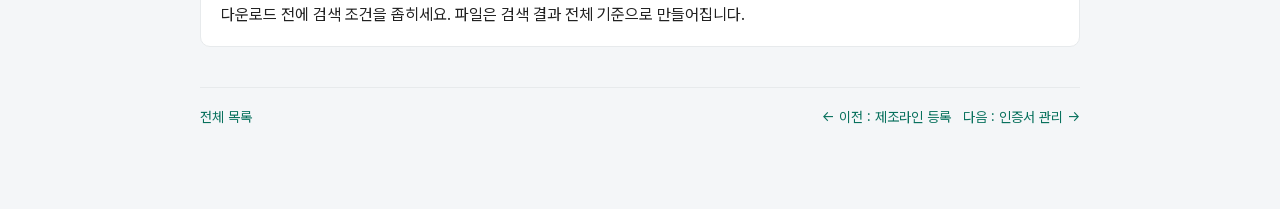
<file: pages/erp-approve.html>
<!DOCTYPE html>
<html lang="ko">
<head>
<meta charset="UTF-8">
<meta name="viewport" content="width=device-width, initial-scale=1.0">
<title>ERP 관리 - 승인·파일 다운 | 상품마스터 관리 가이드</title>
<link rel="stylesheet" href="../assets/css/style.css">
</head>
<body>
  <div class="topbar">
    <div class="brand"><span class="dot"></span> 상품마스터 관리 가이드</div>
    <a class="home-link" href="../index.html">← 전체 목록으로</a>
  </div>

  <div class="wrap">
    <div class="hero">
      <span class="tag">06. ERP 관리 - 승인 · 파일 다운</span>
      <h1>ERP 승인 · 파일 다운로드 사용법</h1>
      <p>ERP 목록 하단의 버튼으로 상태를 한꺼번에 바꾸고, 사방넷·ERP에 올릴 파일을 내려받습니다. 승인 관련 버튼은 <b>일부 승인 권한자에게만</b> 보입니다.</p>
      <div class="meta">접속 URL : <a href="https://analytics.nutrione.co.kr/product/erp" target="_blank" rel="noopener">https://analytics.nutrione.co.kr/product/erp</a></div>
    </div>

    <div class="toc">
      <b>이 페이지에서 확인할 내용</b>
      <ol>
        <li>목록 버튼별 기능</li>
        <li>자주 하는 실수</li>
      </ol>
    </div>

    <div class="step">
      <h2><span class="step-no">1</span> 목록 버튼별 기능</h2>
      <div class="warn"><b>주의 · 승인 권한</b> ERP 승인 관련 메뉴는 일부 승인 권한자에게만 부여됩니다. 필요하면 영업관리팀와 협의한 뒤 요청하세요.</div>
      <div class="shot">
        <img class="has-cap" src="../assets/img/erp_approve.png" alt="ERP 목록 승인·다운로드 버튼">
        <div class="cap"><span>목록 위 버튼 번호가 아래 표의 번호와 같습니다. ⑥ 목록 다운로드는 우측 끝 버튼입니다.</span></div>
      </div>
      <table>
        <tr><th>① 상태 일괄변경</th><td>목록에서 체크한 항목의 상태값을 한꺼번에 바꿉니다. 단, <b>이미 생성된 건은 생성요청·생성중 상태로 되돌릴 수 없습니다.</b></td></tr>
        <tr><th>② 사방넷 대량등록 다운로드</th><td>목록을 검색한 뒤 누르면 <b>검색 결과 전체</b>를 사방넷 대량등록 양식으로 내려받습니다.</td></tr>
        <tr><th>③ 사방넷 품번 업로드 / 샘플다운</th><td>[샘플다운] 파일에 정보를 입력해 업로드하면 해당 ERP번호의 <b>사방넷 품번</b>이 업데이트됩니다.</td></tr>
        <tr><th>④ ERP 품목등록 다운로드</th><td>목록을 검색한 뒤 누르면 <b>검색 결과 전체</b>를 ERP 품목등록 양식으로 내려받습니다.</td></tr>
        <tr><th>⑤ ERP 세트구성 다운로드</th><td>검색 결과 중 <b>묶음상품에 한해</b> 세트구성 양식으로 내려받습니다.</td></tr>
        <tr><th>⑥ 목록 다운로드</th><td>검색 결과를 엑셀로 내려받습니다.</td></tr>
      </table>
      <div class="tip"><b>안내</b> 다운로드는 <b>현재 검색 조건의 결과 전체</b>가 대상입니다. 필요한 건만 받으려면 상태·기간·ERP번호로 먼저 좁혀서 검색하세요.<br>제조라인 품목(제품·반제품·원자재·부자재(생산))도 같은 방식으로 이 목록에서 상태 변경과 다운로드를 사용합니다.</div>
    </div>

    <div class="section-title">자주 하는 실수 체크리스트</div>
    <div class="faq-box">
      <div class="q">Q. 버튼이 보이지 않아요.</div>
      <div class="a">승인 권한이 없는 계정입니다. 영업관리팀와 협의해 권한을 요청하세요.</div>
      <div class="q">Q. 상태를 생성요청으로 되돌릴 수 없어요.</div>
      <div class="a">이미 생성된 건은 생성요청·생성중 상태로 전환할 수 없는 것이 정상입니다.</div>
      <div class="q">Q. 다운로드 파일에 원하는 건만 나오게 하려면요?</div>
      <div class="a">다운로드 전에 검색 조건을 좁히세요. 파일은 검색 결과 전체 기준으로 만들어집니다.</div>
    </div>

    <nav class="footer-nav" aria-label="매뉴얼 페이지">
      <a href="../index.html">전체 목록</a>
      <span class="footer-links">
        <a href="erp-mfg.html">← 이전 : 제조라인 등록</a>
        <a href="cert.html">다음 : 인증서 관리 →</a>
      </span>
    </nav>
  </div>
</body>
</html>
</file>
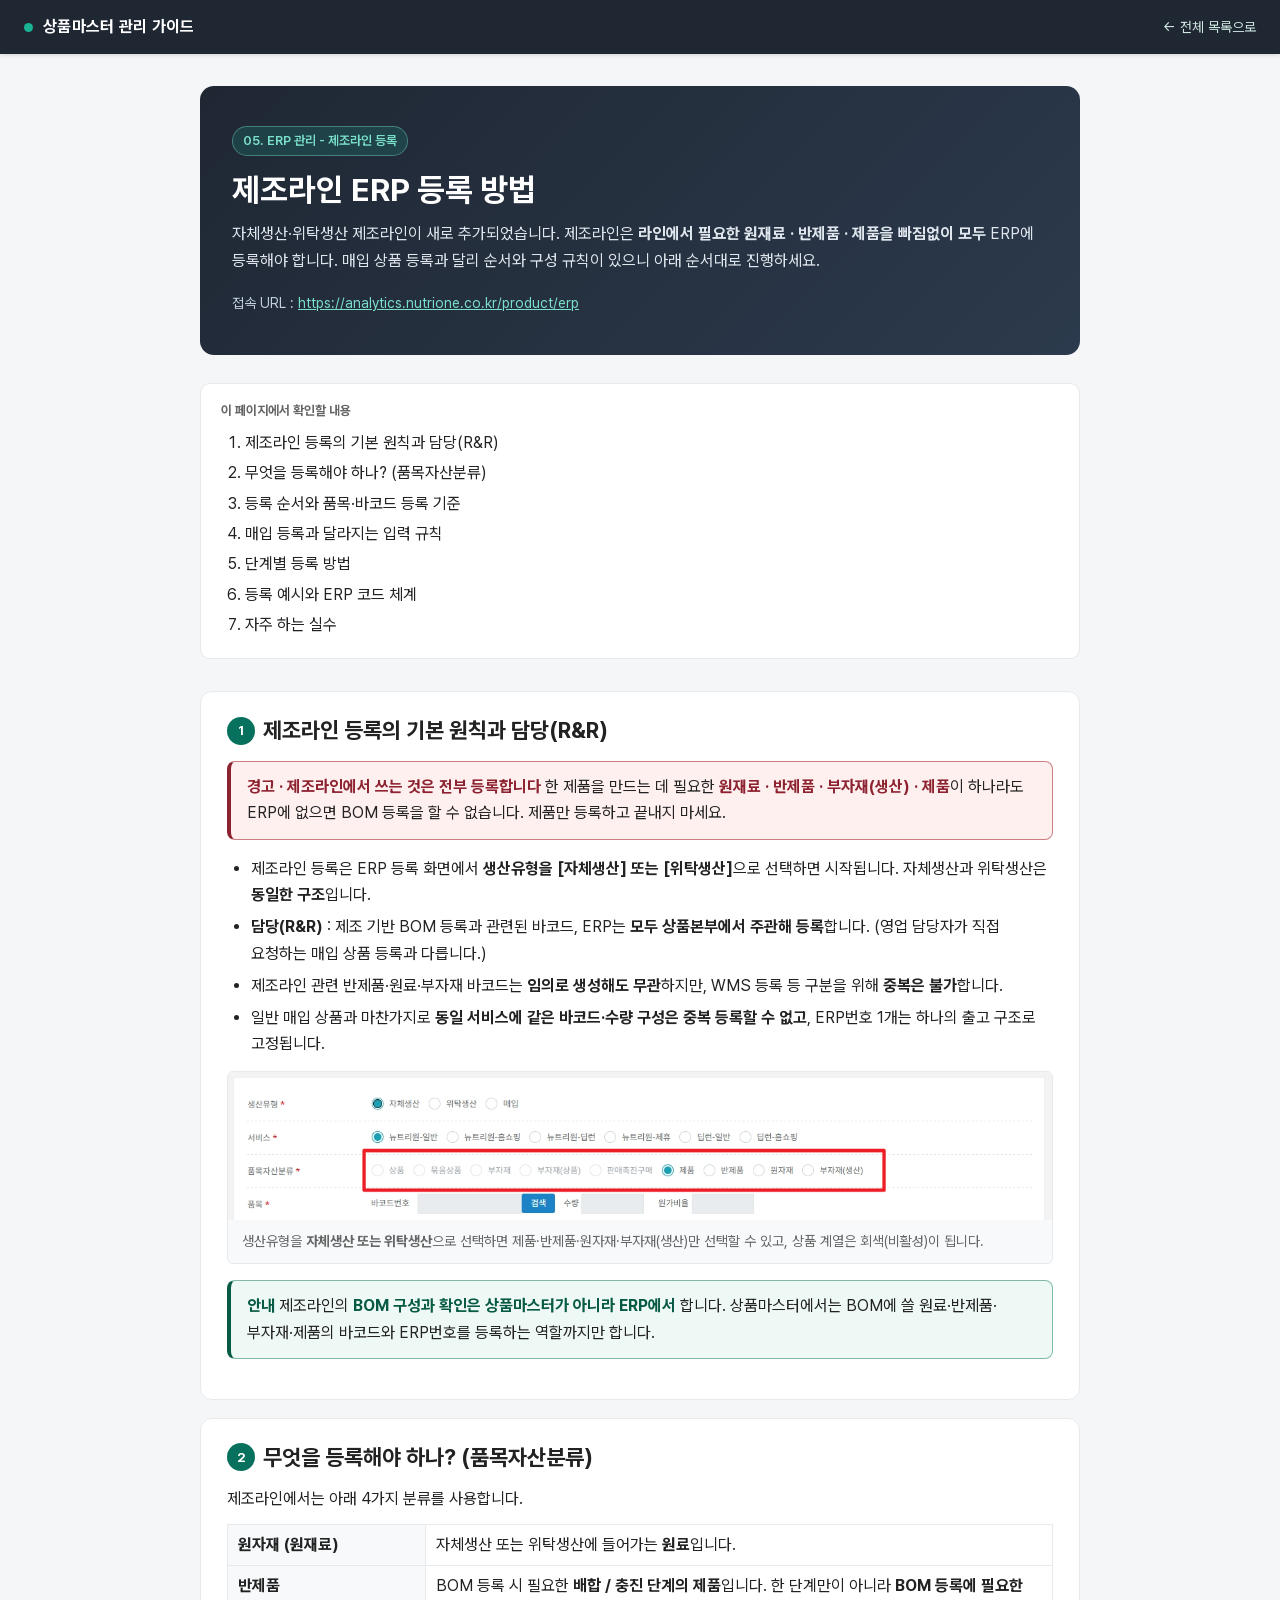
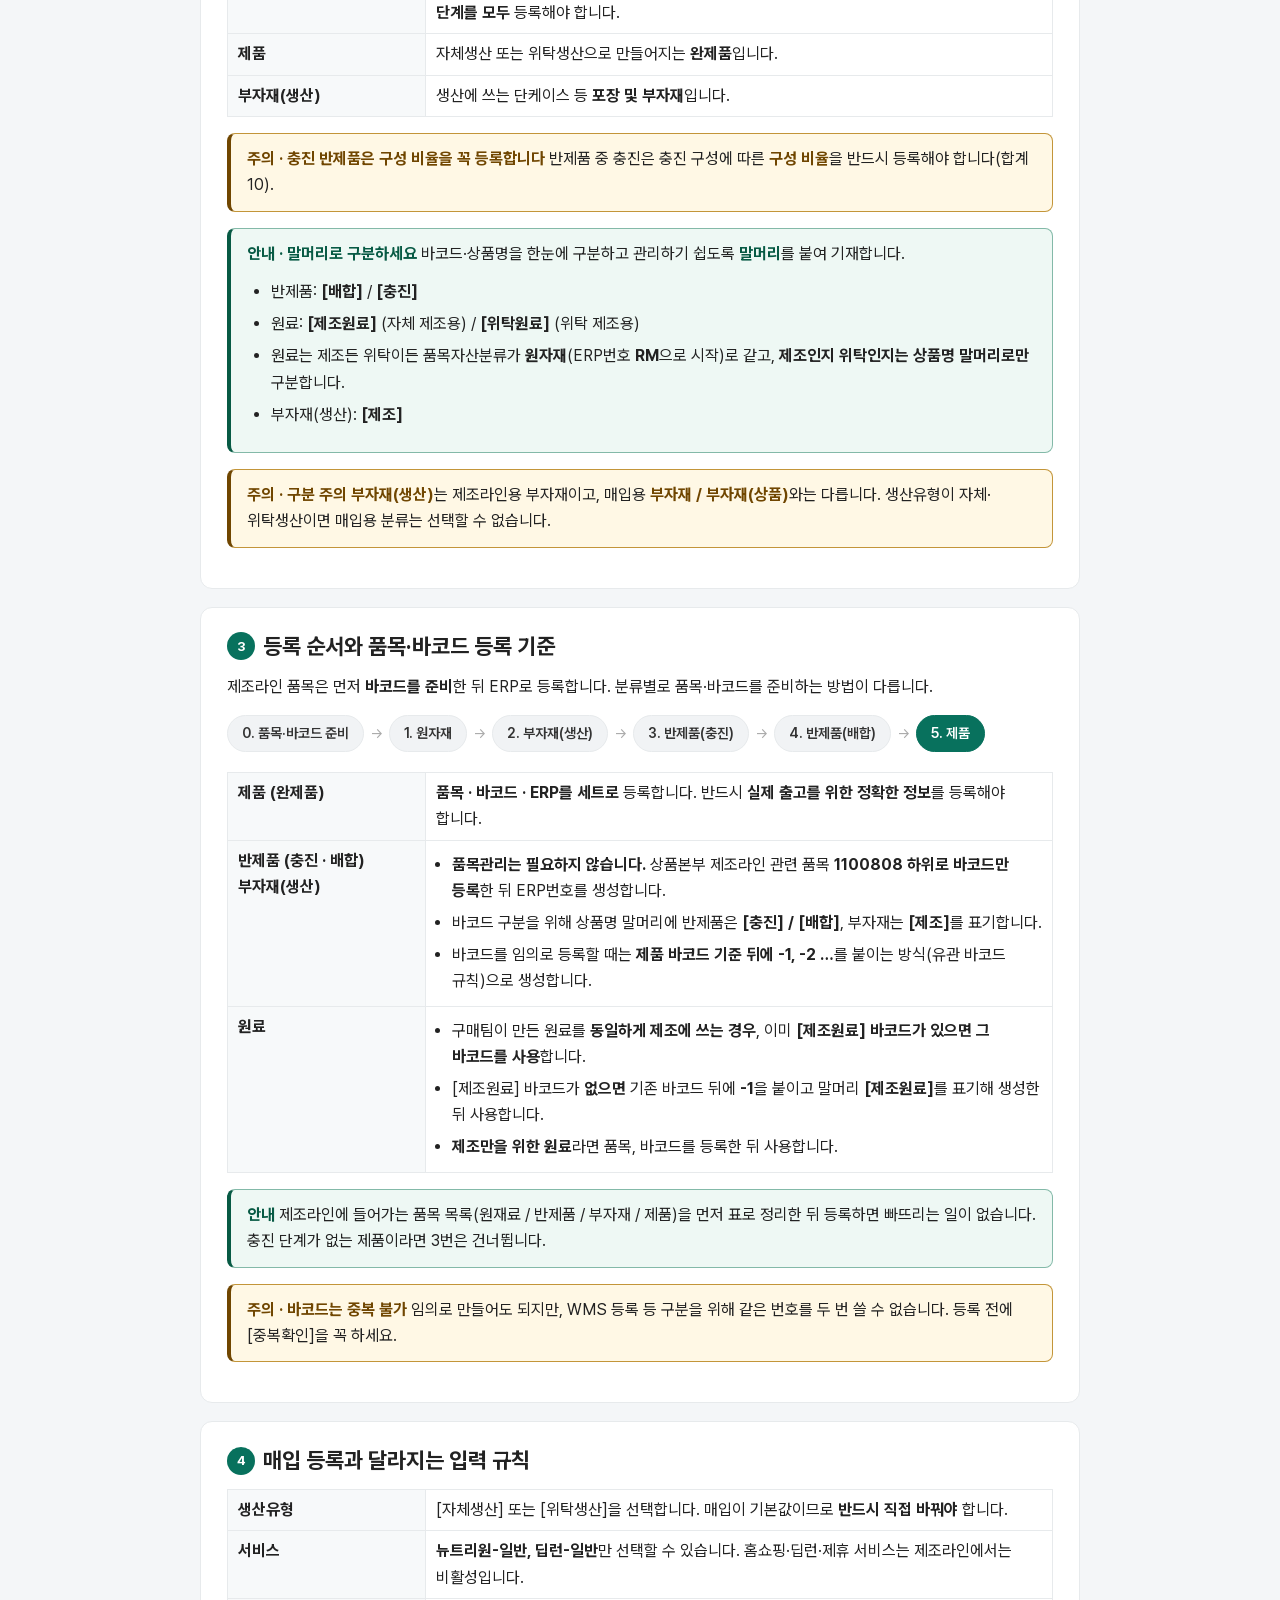
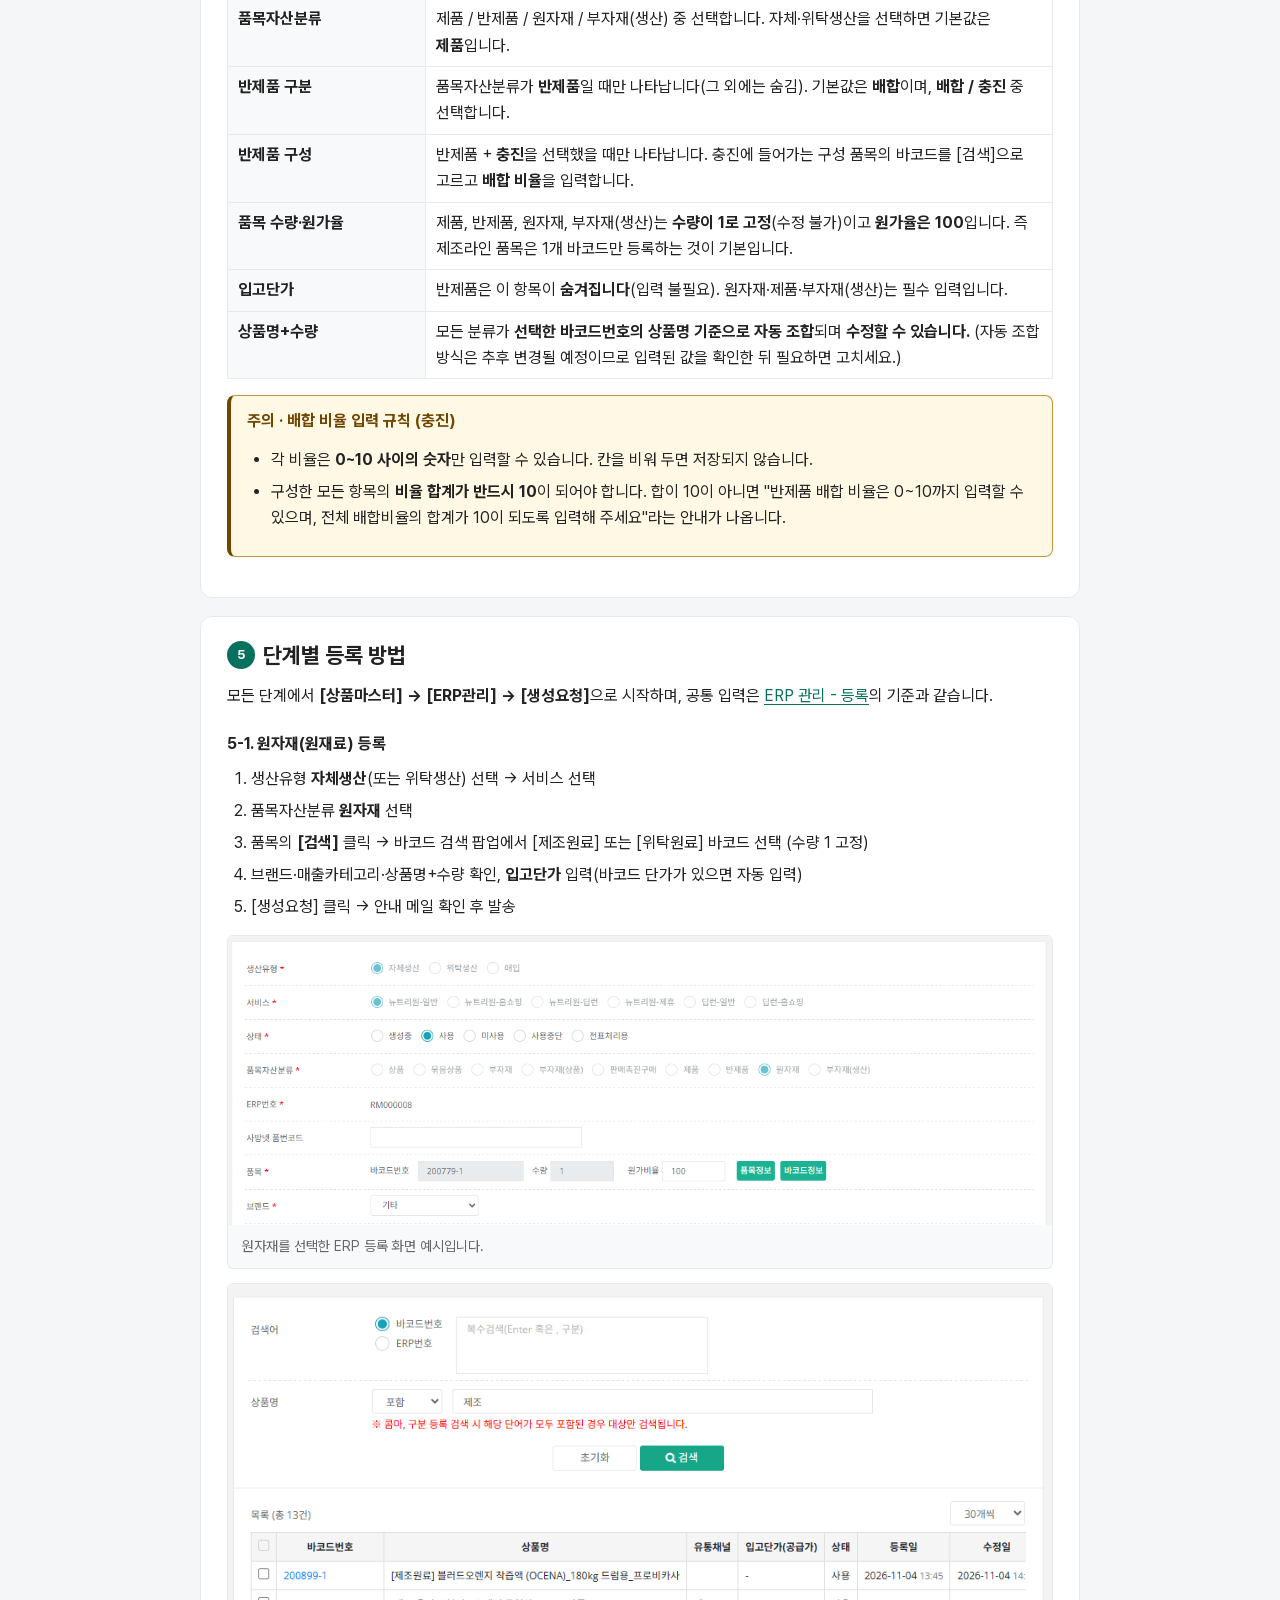
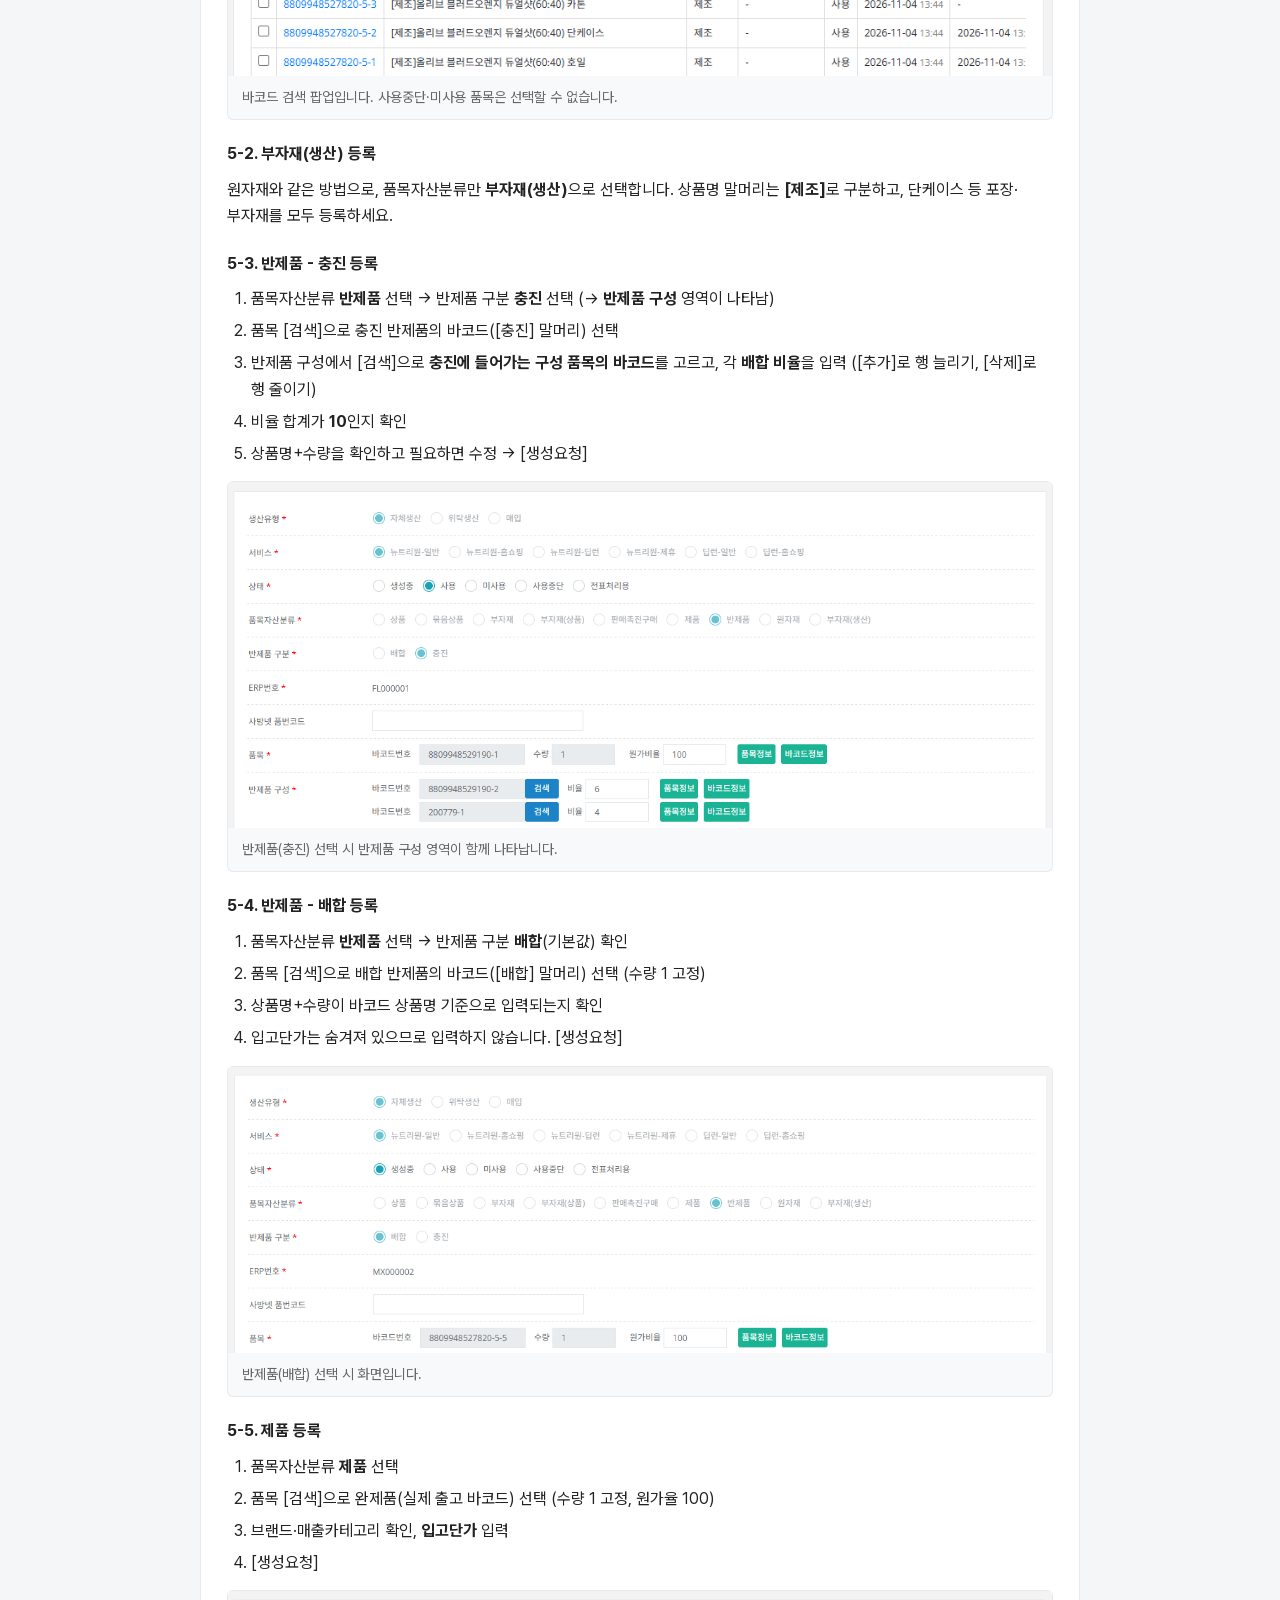
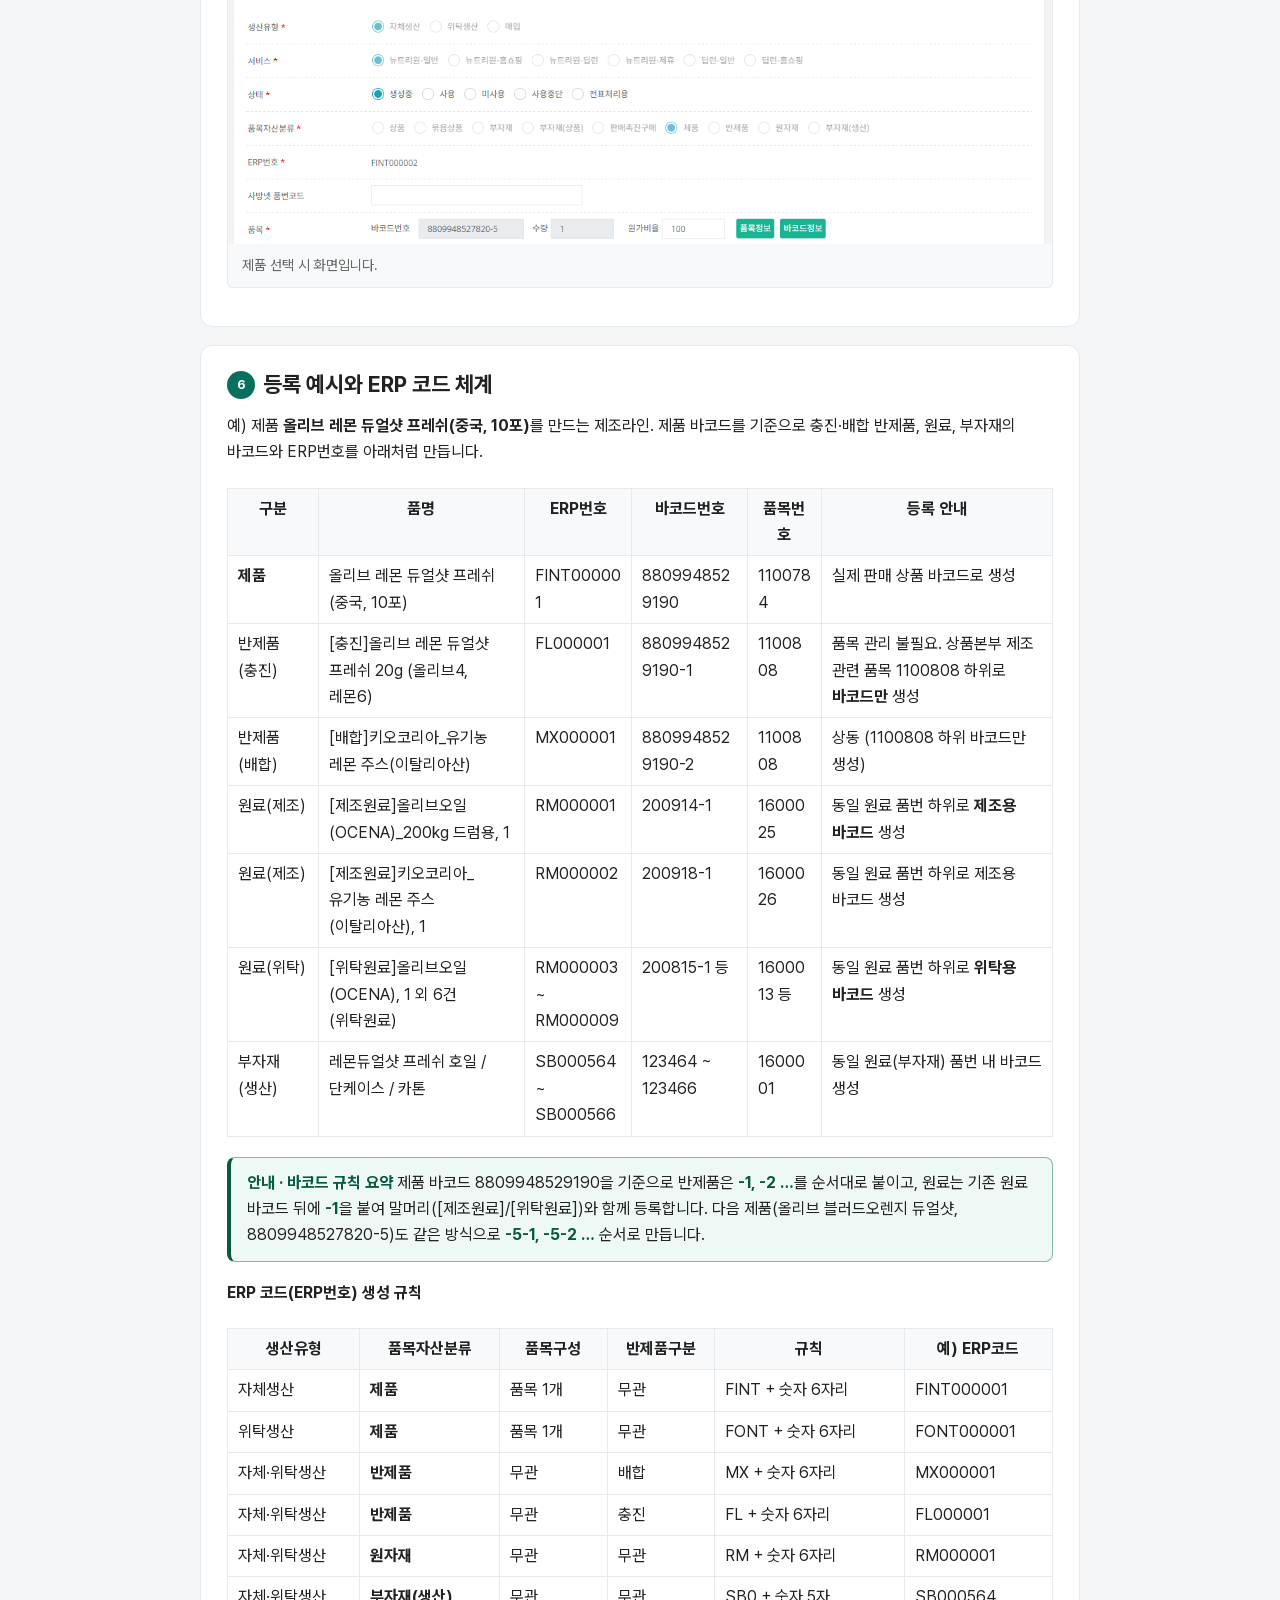
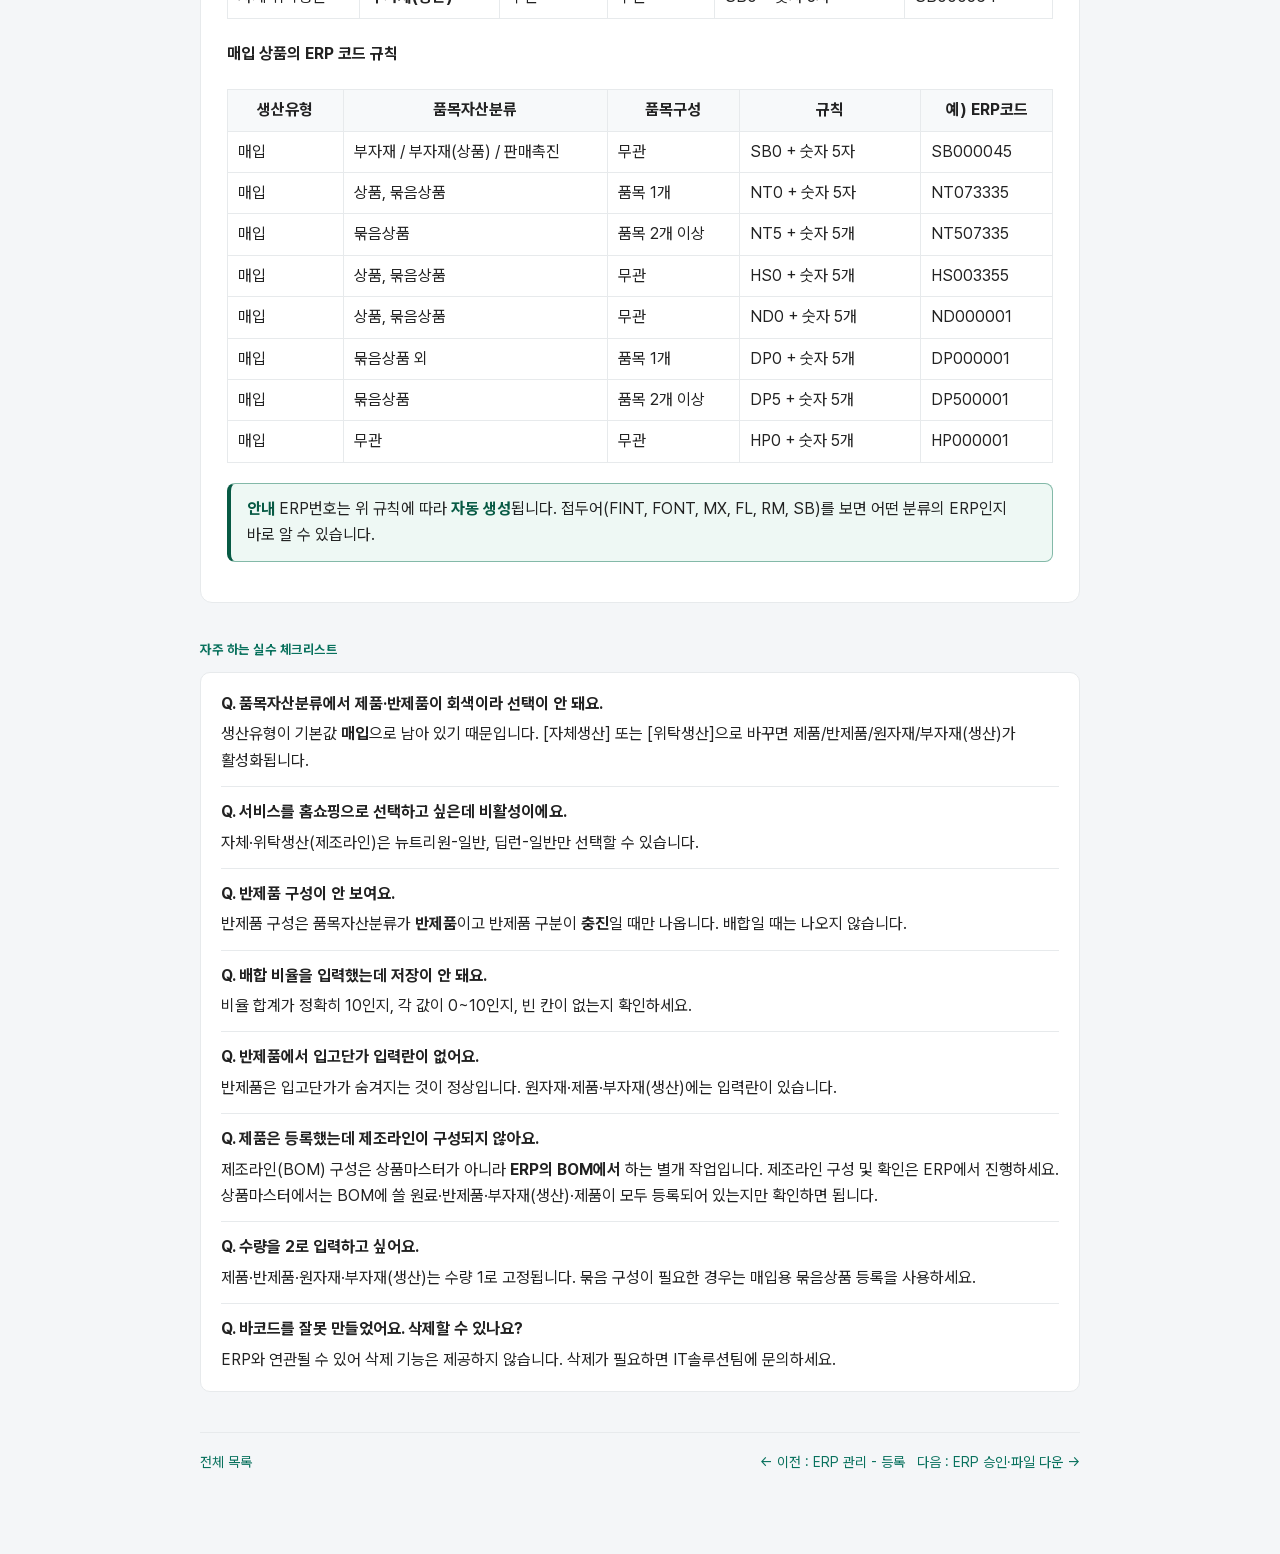
<file: pages/erp-mfg.html>
<!DOCTYPE html>
<html lang="ko">
<head>
<meta charset="UTF-8">
<meta name="viewport" content="width=device-width, initial-scale=1.0">
<title>ERP 관리 - 제조라인 등록 | 상품마스터 관리 가이드</title>
<link rel="stylesheet" href="../assets/css/style.css">
<style>
  .ref-table ul { margin: 4px 0 4px 16px; padding: 0; }
  .step h4.sub { margin: 24px 0 8px; color: var(--ink); }
  .scroll-x { overflow-x: auto; }
  .scroll-x table { min-width: 760px; table-layout: fixed; }
  .scroll-x table th { width: auto; white-space: normal; text-align: center; }
  .scroll-x table td { word-break: keep-all; overflow-wrap: anywhere; }
</style>
</head>
<body>
  <div class="topbar">
    <div class="brand"><span class="dot"></span> 상품마스터 관리 가이드</div>
    <a class="home-link" href="../index.html">← 전체 목록으로</a>
  </div>

  <div class="wrap">
    <div class="hero">
      <span class="tag">05. ERP 관리 - 제조라인 등록</span>
      <h1>제조라인 ERP 등록 방법</h1>
      <p>자체생산·위탁생산 제조라인이 새로 추가되었습니다. 제조라인은 <b>라인에서 필요한 원재료 · 반제품 · 제품을 빠짐없이 모두</b> ERP에 등록해야 합니다. 매입 상품 등록과 달리 순서와 구성 규칙이 있으니 아래 순서대로 진행하세요.</p>
      <div class="meta">접속 URL : <a href="https://analytics.nutrione.co.kr/product/erp" target="_blank" rel="noopener">https://analytics.nutrione.co.kr/product/erp</a></div>
    </div>

    <div class="toc">
      <b>이 페이지에서 확인할 내용</b>
      <ol>
        <li>제조라인 등록의 기본 원칙과 담당(R&amp;R)</li>
        <li>무엇을 등록해야 하나? (품목자산분류)</li>
        <li>등록 순서와 품목·바코드 등록 기준</li>
        <li>매입 등록과 달라지는 입력 규칙</li>
        <li>단계별 등록 방법</li>
        <li>등록 예시와 ERP 코드 체계</li>
        <li>자주 하는 실수</li>
      </ol>
    </div>

    <div class="step">
      <h2><span class="step-no">1</span> 제조라인 등록의 기본 원칙과 담당(R&amp;R)</h2>
      <div class="caution"><b>경고 · 제조라인에서 쓰는 것은 전부 등록합니다</b> 한 제품을 만드는 데 필요한 <b>원재료 · 반제품 · 부자재(생산) · 제품</b>이 하나라도 ERP에 없으면 BOM 등록을 할 수 없습니다. 제품만 등록하고 끝내지 마세요.</div>
      <ul>
        <li>제조라인 등록은 ERP 등록 화면에서 <b>생산유형을 [자체생산] 또는 [위탁생산]</b>으로 선택하면 시작됩니다. 자체생산과 위탁생산은 <b>동일한 구조</b>입니다.</li>
        <li><b>담당(R&amp;R)</b> : 제조 기반 BOM 등록과 관련된 바코드, ERP는 <b>모두 상품본부에서 주관해 등록</b>합니다. (영업 담당자가 직접 요청하는 매입 상품 등록과 다릅니다.)</li>
        <li>제조라인 관련 반제품·원료·부자재 바코드는 <b>임의로 생성해도 무관</b>하지만, WMS 등록 등 구분을 위해 <b>중복은 불가</b>합니다.</li>
        <li>일반 매입 상품과 마찬가지로 <b>동일 서비스에 같은 바코드·수량 구성은 중복 등록할 수 없고</b>, ERP번호 1개는 하나의 출고 구조로 고정됩니다.</li>
      </ul>
      <div class="shot">
        <img class="has-cap" src="../assets/img/erp_form_mfg.png" alt="ERP 등록 요청 - 자체생산">
        <div class="cap"><span>생산유형을 <b>자체생산 또는 위탁생산</b>으로 선택하면 제품·반제품·원자재·부자재(생산)만 선택할 수 있고, 상품 계열은 회색(비활성)이 됩니다.</span></div>
      </div>
      <div class="tip"><b>안내</b> 제조라인의 <b>BOM 구성과 확인은 상품마스터가 아니라 ERP에서</b> 합니다. 상품마스터에서는 BOM에 쓸 원료·반제품·부자재·제품의 바코드와 ERP번호를 등록하는 역할까지만 합니다.</div>
    </div>

    <div class="step">
      <h2><span class="step-no">2</span> 무엇을 등록해야 하나? (품목자산분류)</h2>
      <p>제조라인에서는 아래 4가지 분류를 사용합니다.</p>
      <table class="ref-table">
        <tr><th>원자재 (원재료)</th><td>자체생산 또는 위탁생산에 들어가는 <b>원료</b>입니다.</td></tr>
        <tr><th>반제품</th><td>BOM 등록 시 필요한 <b>배합 / 충진 단계의 제품</b>입니다. 한 단계만이 아니라 <b>BOM 등록에 필요한 단계를 모두</b> 등록해야 합니다.</td></tr>
        <tr><th>제품</th><td>자체생산 또는 위탁생산으로 만들어지는 <b>완제품</b>입니다.</td></tr>
        <tr><th>부자재(생산)</th><td>생산에 쓰는 단케이스 등 <b>포장 및 부자재</b>입니다.</td></tr>
      </table>
      <div class="warn"><b>주의 · 충진 반제품은 구성 비율을 꼭 등록합니다</b> 반제품 중 충진은 충진 구성에 따른 <b>구성 비율</b>을 반드시 등록해야 합니다(합계 10).</div>
      <div class="tip"><b>안내 · 말머리로 구분하세요</b> 바코드·상품명을 한눈에 구분하고 관리하기 쉽도록 <b>말머리</b>를 붙여 기재합니다.
        <ul>
          <li>반제품: <b>[배합]</b> / <b>[충진]</b></li>
          <li>원료: <b>[제조원료]</b> (자체 제조용) / <b>[위탁원료]</b> (위탁 제조용)</li>
          <li>원료는 제조든 위탁이든 품목자산분류가 <b>원자재</b>(ERP번호 <b>RM</b>으로 시작)로 같고, <b>제조인지 위탁인지는 상품명 말머리로만</b> 구분합니다.</li>
          <li>부자재(생산): <b>[제조]</b></li>
        </ul>
      </div>
      <div class="warn"><b>주의 · 구분 주의</b> <b>부자재(생산)</b>는 제조라인용 부자재이고, 매입용 <b>부자재 / 부자재(상품)</b>와는 다릅니다. 생산유형이 자체·위탁생산이면 매입용 분류는 선택할 수 없습니다.</div>
    </div>

    <div class="step">
      <h2><span class="step-no">3</span> 등록 순서와 품목·바코드 등록 기준</h2>
      <p>제조라인 품목은 먼저 <b>바코드를 준비</b>한 뒤 ERP로 등록합니다. 분류별로 품목·바코드를 준비하는 방법이 다릅니다.</p>
      <div class="flow">
        <span class="node">0. 품목·바코드 준비</span><span class="arrow">→</span>
        <span class="node">1. 원자재</span><span class="arrow">→</span>
        <span class="node">2. 부자재(생산)</span><span class="arrow">→</span>
        <span class="node">3. 반제품(충진)</span><span class="arrow">→</span>
        <span class="node">4. 반제품(배합)</span><span class="arrow">→</span>
        <span class="node now">5. 제품</span>
      </div>
      <table class="ref-table">
        <tr><th>제품 (완제품)</th><td><b>품목 · 바코드 · ERP를 세트로</b> 등록합니다. 반드시 <b>실제 출고를 위한 정확한 정보</b>를 등록해야 합니다.</td></tr>
        <tr><th>반제품 (충진 · 배합)<br>부자재(생산)</th><td>
          <ul>
            <li><b>품목관리는 필요하지 않습니다.</b> 상품본부 제조라인 관련 품목 <b>1100808 하위로 바코드만 등록</b>한 뒤 ERP번호를 생성합니다.</li>
            <li>바코드 구분을 위해 상품명 말머리에 반제품은 <b>[충진] / [배합]</b>, 부자재는 <b>[제조]</b>를 표기합니다.</li>
            <li>바코드를 임의로 등록할 때는 <b>제품 바코드 기준 뒤에 -1, -2 …</b>를 붙이는 방식(유관 바코드 규칙)으로 생성합니다.</li>
          </ul></td></tr>
        <tr><th>원료</th><td>
          <ul>
            <li>구매팀이 만든 원료를 <b>동일하게 제조에 쓰는 경우</b>, 이미 <b>[제조원료] 바코드가 있으면 그 바코드를 사용</b>합니다.</li>
            <li>[제조원료] 바코드가 <b>없으면</b> 기존 바코드 뒤에 <b>-1</b>을 붙이고 말머리 <b>[제조원료]</b>를 표기해 생성한 뒤 사용합니다.</li>
            <li><b>제조만을 위한 원료</b>라면 품목, 바코드를 등록한 뒤 사용합니다.</li>
          </ul></td></tr>
      </table>
      <div class="tip"><b>안내</b> 제조라인에 들어가는 품목 목록(원재료 / 반제품 / 부자재 / 제품)을 먼저 표로 정리한 뒤 등록하면 빠뜨리는 일이 없습니다. 충진 단계가 없는 제품이라면 3번은 건너뜁니다.</div>
      <div class="warn"><b>주의 · 바코드는 중복 불가</b> 임의로 만들어도 되지만, WMS 등록 등 구분을 위해 같은 번호를 두 번 쓸 수 없습니다. 등록 전에 [중복확인]을 꼭 하세요.</div>
    </div>

    <div class="step">
      <h2><span class="step-no">4</span> 매입 등록과 달라지는 입력 규칙</h2>
      <table class="ref-table">
        <tr><th>생산유형</th><td>[자체생산] 또는 [위탁생산]을 선택합니다. 매입이 기본값이므로 <b>반드시 직접 바꿔야</b> 합니다.</td></tr>
        <tr><th>서비스</th><td><b>뉴트리원-일반, 딥런-일반</b>만 선택할 수 있습니다. 홈쇼핑·딥런·제휴 서비스는 제조라인에서는 비활성입니다.</td></tr>
        <tr><th>품목자산분류</th><td>제품 / 반제품 / 원자재 / 부자재(생산) 중 선택합니다. 자체·위탁생산을 선택하면 기본값은 <b>제품</b>입니다.</td></tr>
        <tr><th>반제품 구분</th><td>품목자산분류가 <b>반제품</b>일 때만 나타납니다(그 외에는 숨김). 기본값은 <b>배합</b>이며, <b>배합 / 충진</b> 중 선택합니다.</td></tr>
        <tr><th>반제품 구성</th><td>반제품 + <b>충진</b>을 선택했을 때만 나타납니다. 충진에 들어가는 구성 품목의 바코드를 [검색]으로 고르고 <b>배합 비율</b>을 입력합니다.</td></tr>
        <tr><th>품목 수량·원가율</th><td>제품, 반제품, 원자재, 부자재(생산)는 <b>수량이 1로 고정</b>(수정 불가)이고 <b>원가율은 100</b>입니다. 즉 제조라인 품목은 1개 바코드만 등록하는 것이 기본입니다.</td></tr>
        <tr><th>입고단가</th><td>반제품은 이 항목이 <b>숨겨집니다</b>(입력 불필요). 원자재·제품·부자재(생산)는 필수 입력입니다.</td></tr>
        <tr><th>상품명+수량</th><td>모든 분류가 <b>선택한 바코드번호의 상품명 기준으로 자동 조합</b>되며 <b>수정할 수 있습니다.</b> (자동 조합 방식은 추후 변경될 예정이므로 입력된 값을 확인한 뒤 필요하면 고치세요.)</td></tr>
      </table>
      <div class="warn"><b>주의 · 배합 비율 입력 규칙 (충진)</b>
        <ul>
          <li>각 비율은 <b>0~10 사이의 숫자</b>만 입력할 수 있습니다. 칸을 비워 두면 저장되지 않습니다.</li>
          <li>구성한 모든 항목의 <b>비율 합계가 반드시 10</b>이 되어야 합니다. 합이 10이 아니면 "반제품 배합 비율은 0~10까지 입력할 수 있으며, 전체 배합비율의 합계가 10이 되도록 입력해 주세요"라는 안내가 나옵니다.</li>
        </ul>
      </div>
    </div>

    <div class="step">
      <h2><span class="step-no">5</span> 단계별 등록 방법</h2>
      <p>모든 단계에서 <b>[상품마스터] → [ERP관리] → [생성요청]</b>으로 시작하며, 공통 입력은 <a href="erp.html">ERP 관리 - 등록</a>의 기준과 같습니다.</p>

      <h4 class="sub">5-1. 원자재(원재료) 등록</h4>
      <ol>
        <li>생산유형 <b>자체생산</b>(또는 위탁생산) 선택 → 서비스 선택</li>
        <li>품목자산분류 <b>원자재</b> 선택</li>
        <li>품목의 <b>[검색]</b> 클릭 → 바코드 검색 팝업에서 [제조원료] 또는 [위탁원료] 바코드 선택 (수량 1 고정)</li>
        <li>브랜드·매출카테고리·상품명+수량 확인, <b>입고단가</b> 입력(바코드 단가가 있으면 자동 입력)</li>
        <li>[생성요청] 클릭 → 안내 메일 확인 후 발송</li>
      </ol>
      <div class="shot">
        <img class="has-cap" src="../assets/img/erp_mfg_material.png" alt="원자재 ERP 등록 화면">
        <div class="cap"><span>원자재를 선택한 ERP 등록 화면 예시입니다.</span></div>
      </div>
      <div class="shot">
        <img class="has-cap" src="../assets/img/erp_barcode_search_popup.png" alt="바코드 검색 팝업">
        <div class="cap"><span>바코드 검색 팝업입니다. 사용중단·미사용 품목은 선택할 수 없습니다.</span></div>
      </div>

      <h4 class="sub">5-2. 부자재(생산) 등록</h4>
      <p>원자재와 같은 방법으로, 품목자산분류만 <b>부자재(생산)</b>으로 선택합니다. 상품명 말머리는 <b>[제조]</b>로 구분하고, 단케이스 등 포장·부자재를 모두 등록하세요.</p>

      <h4 class="sub">5-3. 반제품 - 충진 등록</h4>
      <ol>
        <li>품목자산분류 <b>반제품</b> 선택 → 반제품 구분 <b>충진</b> 선택 (→ <b>반제품 구성</b> 영역이 나타남)</li>
        <li>품목 [검색]으로 충진 반제품의 바코드([충진] 말머리) 선택</li>
        <li>반제품 구성에서 [검색]으로 <b>충진에 들어가는 구성 품목의 바코드</b>를 고르고, 각 <b>배합 비율</b>을 입력 ([추가]로 행 늘리기, [삭제]로 행 줄이기)</li>
        <li>비율 합계가 <b>10</b>인지 확인</li>
        <li>상품명+수량을 확인하고 필요하면 수정 → [생성요청]</li>
      </ol>
      <div class="shot">
        <img class="has-cap" src="../assets/img/erp_mfg_semi_fill.png" alt="반제품 충진 ERP 등록 화면">
        <div class="cap"><span>반제품(충진) 선택 시 반제품 구성 영역이 함께 나타납니다.</span></div>
      </div>

      <h4 class="sub">5-4. 반제품 - 배합 등록</h4>
      <ol>
        <li>품목자산분류 <b>반제품</b> 선택 → 반제품 구분 <b>배합</b>(기본값) 확인</li>
        <li>품목 [검색]으로 배합 반제품의 바코드([배합] 말머리) 선택 (수량 1 고정)</li>
        <li>상품명+수량이 바코드 상품명 기준으로 입력되는지 확인</li>
        <li>입고단가는 숨겨져 있으므로 입력하지 않습니다. [생성요청]</li>
      </ol>
      <div class="shot">
        <img class="has-cap" src="../assets/img/erp_mfg_semi_blend.png" alt="반제품 배합 ERP 등록 화면">
        <div class="cap"><span>반제품(배합) 선택 시 화면입니다.</span></div>
      </div>

      <h4 class="sub">5-5. 제품 등록</h4>
      <ol>
        <li>품목자산분류 <b>제품</b> 선택</li>
        <li>품목 [검색]으로 완제품(실제 출고 바코드) 선택 (수량 1 고정, 원가율 100)</li>
        <li>브랜드·매출카테고리 확인, <b>입고단가</b> 입력</li>
        <li>[생성요청]</li>
      </ol>
      <div class="shot">
        <img class="has-cap" src="../assets/img/erp_mfg_product.png" alt="제품 ERP 등록 화면">
        <div class="cap"><span>제품 선택 시 화면입니다.</span></div>
      </div>
    </div>

    <div class="step">
      <h2><span class="step-no">6</span> 등록 예시와 ERP 코드 체계</h2>
      <p>예) 제품 <b>올리브 레몬 듀얼샷 프레쉬(중국, 10포)</b>를 만드는 제조라인. 제품 바코드를 기준으로 충진·배합 반제품, 원료, 부자재의 바코드와 ERP번호를 아래처럼 만듭니다.</p>
      <div class="scroll-x">
      <table class="ref-table"><colgroup><col style="width:11%"><col style="width:25%"><col style="width:13%"><col style="width:14%"><col style="width:9%"><col style="width:28%"></colgroup>
        <tr><th>구분</th><th>품명</th><th>ERP번호</th><th>바코드번호</th><th>품목번호</th><th>등록 안내</th></tr>
        <tr><td><b>제품</b></td><td>올리브 레몬 듀얼샷 프레쉬(중국, 10포)</td><td>FINT000001</td><td>8809948529190</td><td>1100784</td><td>실제 판매 상품 바코드로 생성</td></tr>
        <tr><td>반제품(충진)</td><td>[충진]올리브 레몬 듀얼샷 프레쉬 20g (올리브4, 레몬6)</td><td>FL000001</td><td>8809948529190-1</td><td>1100808</td><td>품목 관리 불필요. 상품본부 제조 관련 품목 1100808 하위로 <b>바코드만</b> 생성</td></tr>
        <tr><td>반제품(배합)</td><td>[배합]키오코리아_유기농 레몬 주스(이탈리아산)</td><td>MX000001</td><td>8809948529190-2</td><td>1100808</td><td>상동 (1100808 하위 바코드만 생성)</td></tr>
        <tr><td>원료(제조)</td><td>[제조원료]올리브오일 (OCENA)_200kg 드럼용, 1</td><td>RM000001</td><td>200914-1</td><td>1600025</td><td>동일 원료 품번 하위로 <b>제조용 바코드</b> 생성</td></tr>
        <tr><td>원료(제조)</td><td>[제조원료]키오코리아_유기농 레몬 주스(이탈리아산), 1</td><td>RM000002</td><td>200918-1</td><td>1600026</td><td>동일 원료 품번 하위로 제조용 바코드 생성</td></tr>
        <tr><td>원료(위탁)</td><td>[위탁원료]올리브오일 (OCENA), 1 외 6건 (위탁원료)</td><td>RM000003 ~ RM000009</td><td>200815-1 등</td><td>1600013 등</td><td>동일 원료 품번 하위로 <b>위탁용 바코드</b> 생성</td></tr>
        <tr><td>부자재(생산)</td><td>레몬듀얼샷 프레쉬 호일 / 단케이스 / 카톤</td><td>SB000564 ~ SB000566</td><td>123464 ~ 123466</td><td>1600001</td><td>동일 원료(부자재) 품번 내 바코드 생성</td></tr>
      </table>
      </div>
      <div class="tip"><b>안내 · 바코드 규칙 요약</b> 제품 바코드 8809948529190을 기준으로 반제품은 <b>-1, -2 …</b>를 순서대로 붙이고, 원료는 기존 원료 바코드 뒤에 <b>-1</b>을 붙여 말머리([제조원료]/[위탁원료])와 함께 등록합니다. 다음 제품(올리브 블러드오렌지 듀얼샷, 8809948527820-5)도 같은 방식으로 <b>-5-1, -5-2 …</b> 순서로 만듭니다.</div>

      <p style="margin-top:18px"><b>ERP 코드(ERP번호) 생성 규칙</b></p>
      <div class="scroll-x">
      <table class="ref-table"><colgroup><col style="width:16%"><col style="width:17%"><col style="width:13%"><col style="width:13%"><col style="width:23%"><col style="width:18%"></colgroup>
        <tr><th>생산유형</th><th>품목자산분류</th><th>품목구성</th><th>반제품구분</th><th>규칙</th><th>예) ERP코드</th></tr>
        <tr><td>자체생산</td><td><b>제품</b></td><td>품목 1개</td><td>무관</td><td>FINT + 숫자 6자리</td><td>FINT000001</td></tr>
        <tr><td>위탁생산</td><td><b>제품</b></td><td>품목 1개</td><td>무관</td><td>FONT + 숫자 6자리</td><td>FONT000001</td></tr>
        <tr><td>자체·위탁생산</td><td><b>반제품</b></td><td>무관</td><td>배합</td><td>MX + 숫자 6자리</td><td>MX000001</td></tr>
        <tr><td>자체·위탁생산</td><td><b>반제품</b></td><td>무관</td><td>충진</td><td>FL + 숫자 6자리</td><td>FL000001</td></tr>
        <tr><td>자체·위탁생산</td><td><b>원자재</b></td><td>무관</td><td>무관</td><td>RM + 숫자 6자리</td><td>RM000001</td></tr>
        <tr><td>자체·위탁생산</td><td><b>부자재(생산)</b></td><td>무관</td><td>무관</td><td>SB0 + 숫자 5자</td><td>SB000564</td></tr>
      </table>
      </div>
      <p style="margin-top:18px"><b>매입 상품의 ERP 코드 규칙</b></p>
        <div class="scroll-x">
        <table class="ref-table"><colgroup><col style="width:14%"><col style="width:32%"><col style="width:16%"><col style="width:22%"><col style="width:16%"></colgroup>
          <tr><th>생산유형</th><th>품목자산분류</th><th>품목구성</th><th>규칙</th><th>예) ERP코드</th></tr>
          <tr><td>매입</td><td>부자재 / 부자재(상품) / 판매촉진</td><td>무관</td><td>SB0 + 숫자 5자</td><td>SB000045</td></tr>
          <tr><td>매입</td><td>상품, 묶음상품</td><td>품목 1개</td><td>NT0 + 숫자 5자</td><td>NT073335</td></tr>
          <tr><td>매입</td><td>묶음상품</td><td>품목 2개 이상</td><td>NT5 + 숫자 5개</td><td>NT507335</td></tr>
          <tr><td>매입</td><td>상품, 묶음상품</td><td>무관</td><td>HS0 + 숫자 5개</td><td>HS003355</td></tr>
          <tr><td>매입</td><td>상품, 묶음상품</td><td>무관</td><td>ND0 + 숫자 5개</td><td>ND000001</td></tr>
          <tr><td>매입</td><td>묶음상품 외</td><td>품목 1개</td><td>DP0 + 숫자 5개</td><td>DP000001</td></tr>
          <tr><td>매입</td><td>묶음상품</td><td>품목 2개 이상</td><td>DP5 + 숫자 5개</td><td>DP500001</td></tr>
          <tr><td>매입</td><td>무관</td><td>무관</td><td>HP0 + 숫자 5개</td><td>HP000001</td></tr>
        </table>
        </div>
      
      <div class="tip"><b>안내</b> ERP번호는 위 규칙에 따라 <b>자동 생성</b>됩니다. 접두어(FINT, FONT, MX, FL, RM, SB)를 보면 어떤 분류의 ERP인지 바로 알 수 있습니다.</div>
    </div>

    <div class="section-title">자주 하는 실수 체크리스트</div>
    <div class="faq-box">
      <div class="q">Q. 품목자산분류에서 제품·반제품이 회색이라 선택이 안 돼요.</div>
      <div class="a">생산유형이 기본값 <b>매입</b>으로 남아 있기 때문입니다. [자체생산] 또는 [위탁생산]으로 바꾸면 제품/반제품/원자재/부자재(생산)가 활성화됩니다.</div>
      <div class="q">Q. 서비스를 홈쇼핑으로 선택하고 싶은데 비활성이에요.</div>
      <div class="a">자체·위탁생산(제조라인)은 뉴트리원-일반, 딥런-일반만 선택할 수 있습니다.</div>
      <div class="q">Q. 반제품 구성이 안 보여요.</div>
      <div class="a">반제품 구성은 품목자산분류가 <b>반제품</b>이고 반제품 구분이 <b>충진</b>일 때만 나옵니다. 배합일 때는 나오지 않습니다.</div>
      <div class="q">Q. 배합 비율을 입력했는데 저장이 안 돼요.</div>
      <div class="a">비율 합계가 정확히 10인지, 각 값이 0~10인지, 빈 칸이 없는지 확인하세요.</div>
      <div class="q">Q. 반제품에서 입고단가 입력란이 없어요.</div>
      <div class="a">반제품은 입고단가가 숨겨지는 것이 정상입니다. 원자재·제품·부자재(생산)에는 입력란이 있습니다.</div>
      <div class="q">Q. 제품은 등록했는데 제조라인이 구성되지 않아요.</div>
      <div class="a">제조라인(BOM) 구성은 상품마스터가 아니라 <b>ERP의 BOM에서</b> 하는 별개 작업입니다. 제조라인 구성 및 확인은 ERP에서 진행하세요. 상품마스터에서는 BOM에 쓸 원료·반제품·부자재(생산)·제품이 모두 등록되어 있는지만 확인하면 됩니다.</div>
      <div class="q">Q. 수량을 2로 입력하고 싶어요.</div>
      <div class="a">제품·반제품·원자재·부자재(생산)는 수량 1로 고정됩니다. 묶음 구성이 필요한 경우는 매입용 묶음상품 등록을 사용하세요.</div>
      <div class="q">Q. 바코드를 잘못 만들었어요. 삭제할 수 있나요?</div>
      <div class="a">ERP와 연관될 수 있어 삭제 기능은 제공하지 않습니다. 삭제가 필요하면 IT솔루션팀에 문의하세요.</div>
    </div>

    <nav class="footer-nav" aria-label="매뉴얼 페이지">
      <a href="../index.html">전체 목록</a>
      <span class="footer-links">
        <a href="erp.html">← 이전 : ERP 관리 - 등록</a>
        <a href="erp-approve.html">다음 : ERP 승인·파일 다운 →</a>
      </span>
    </nav>
  </div>
</body>
</html>
</file>
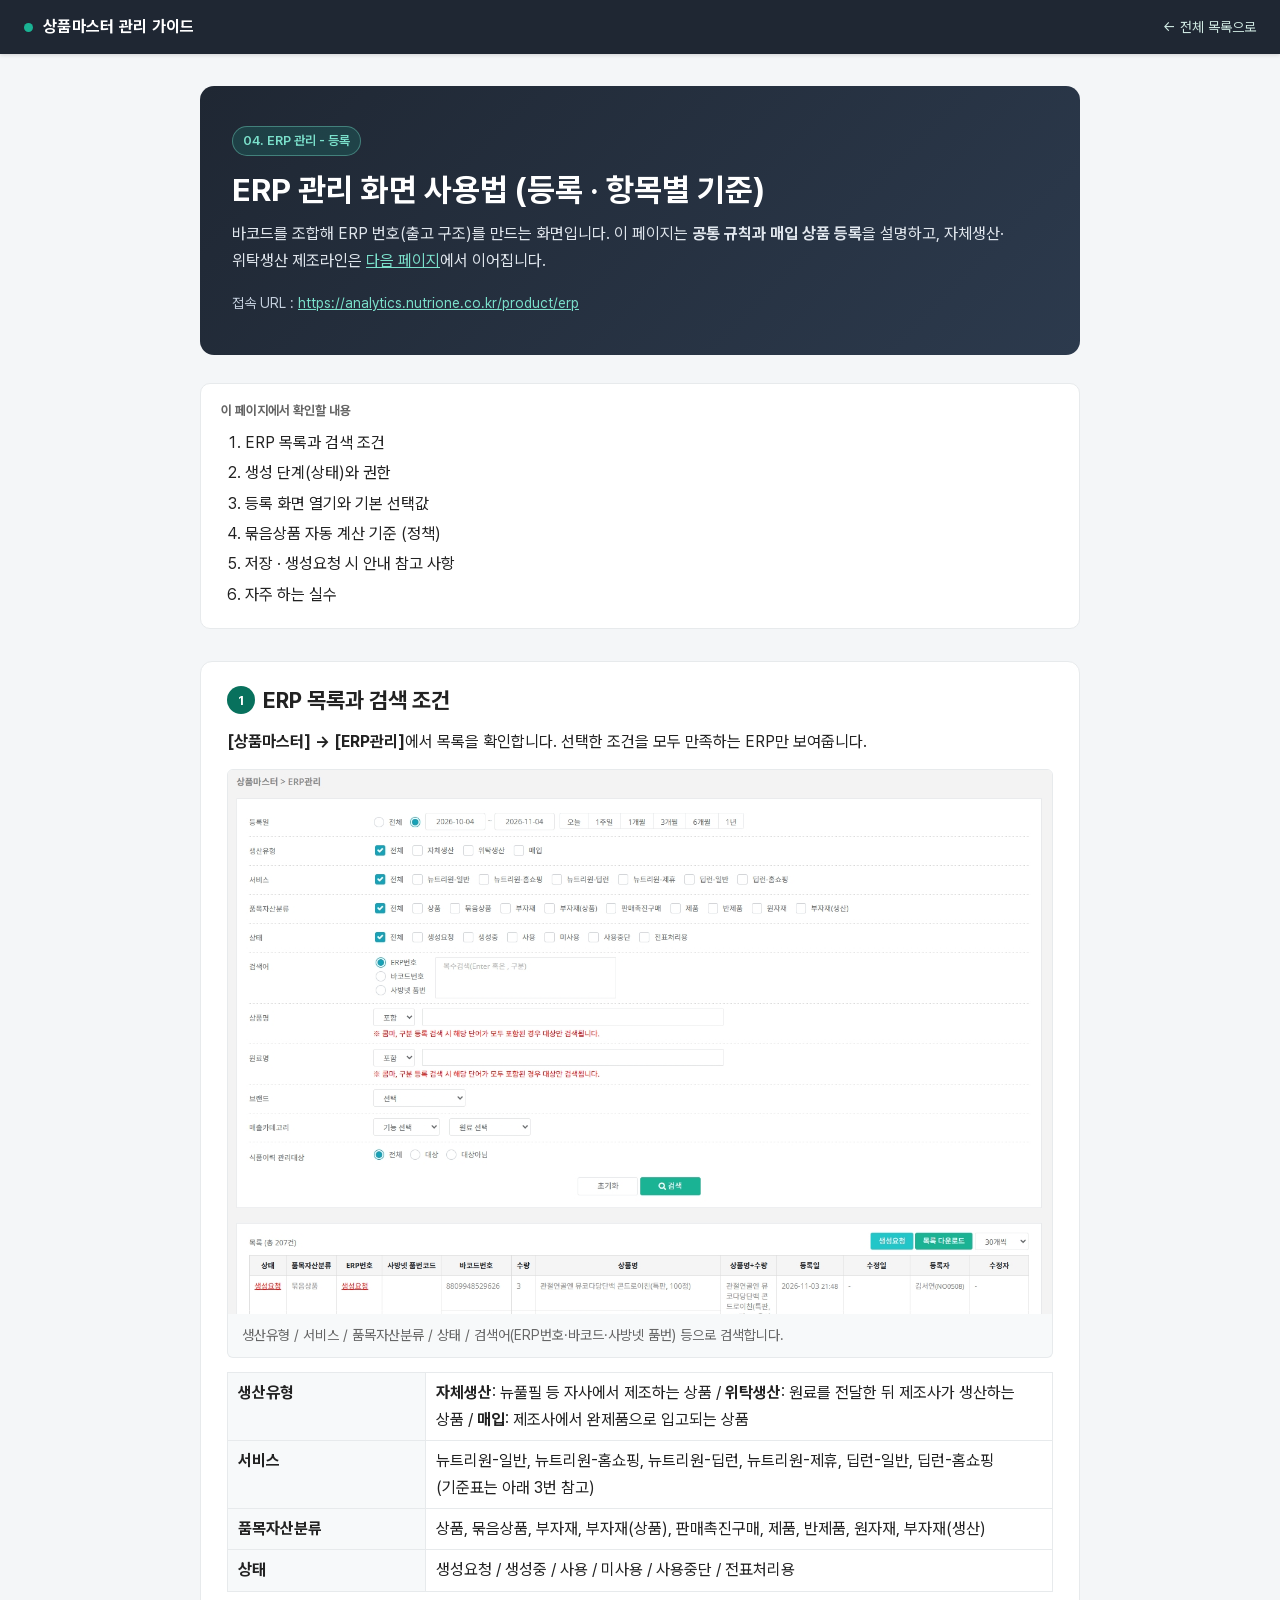
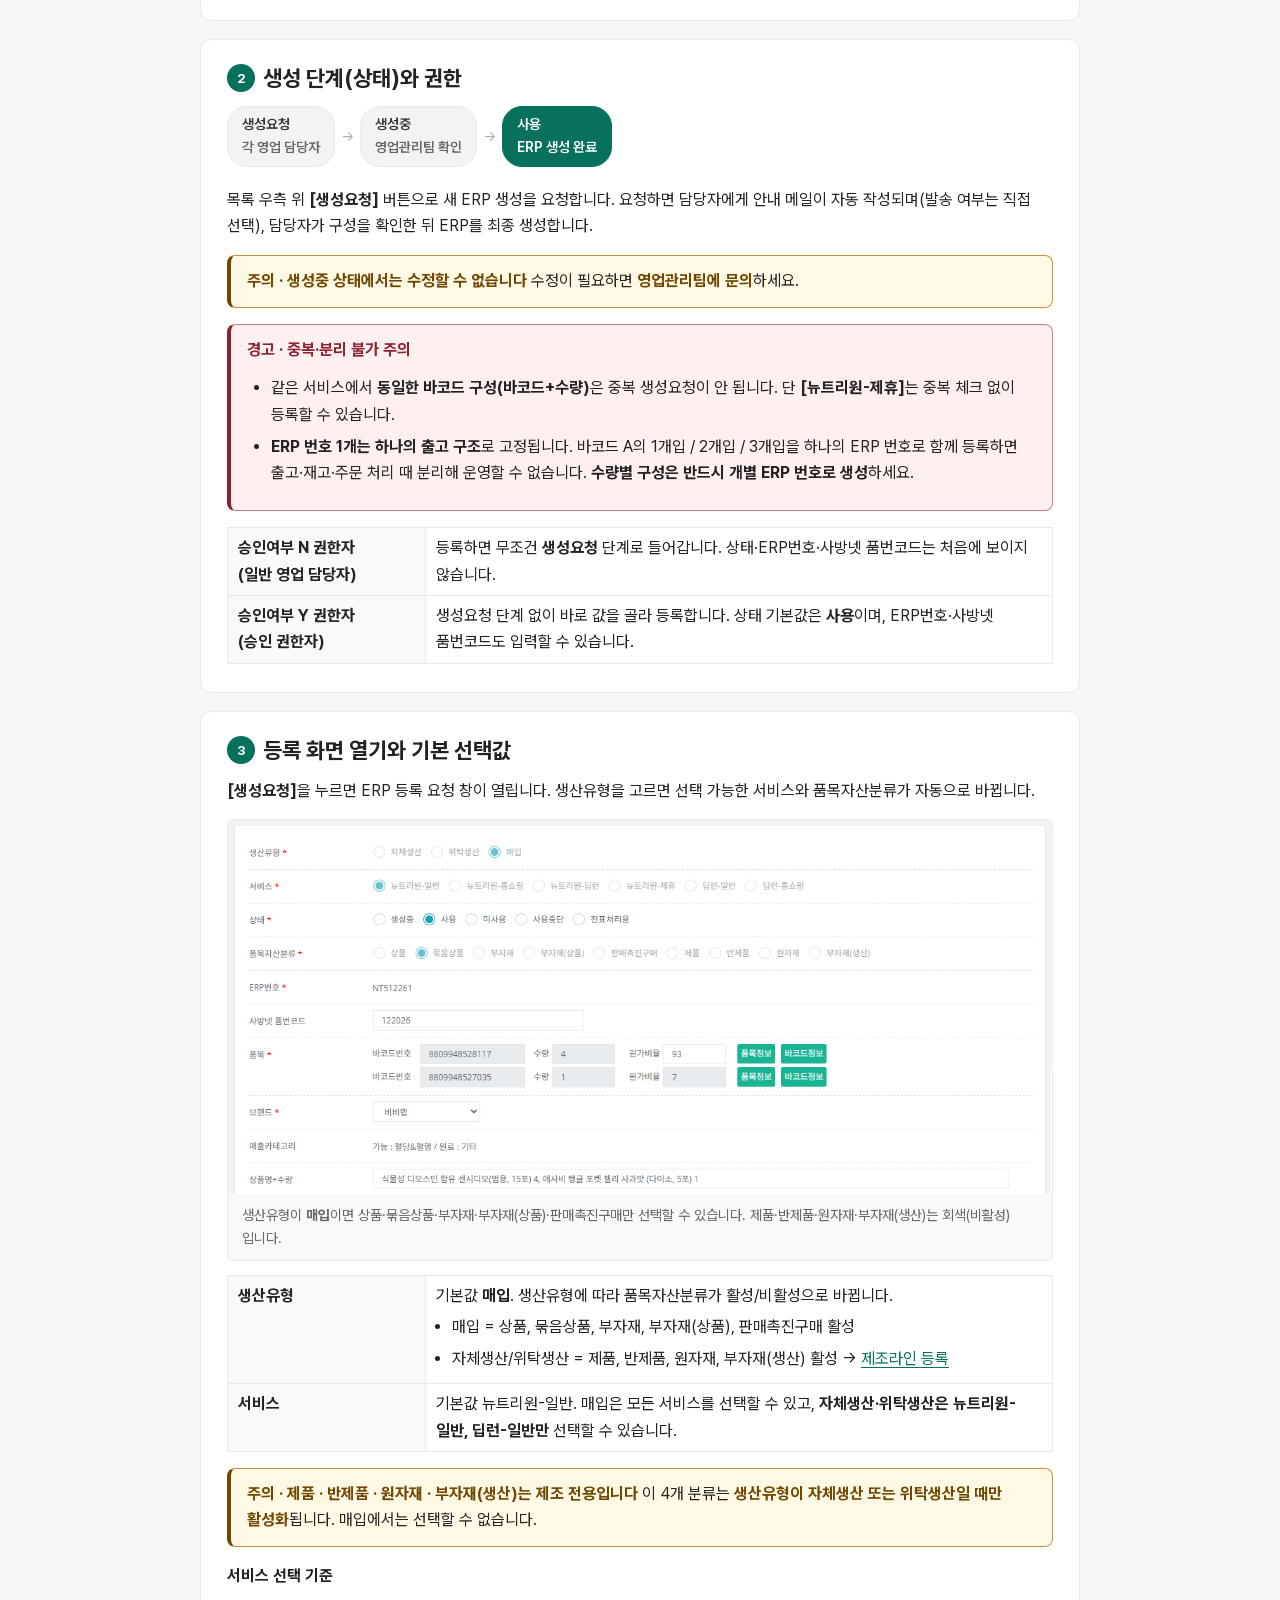
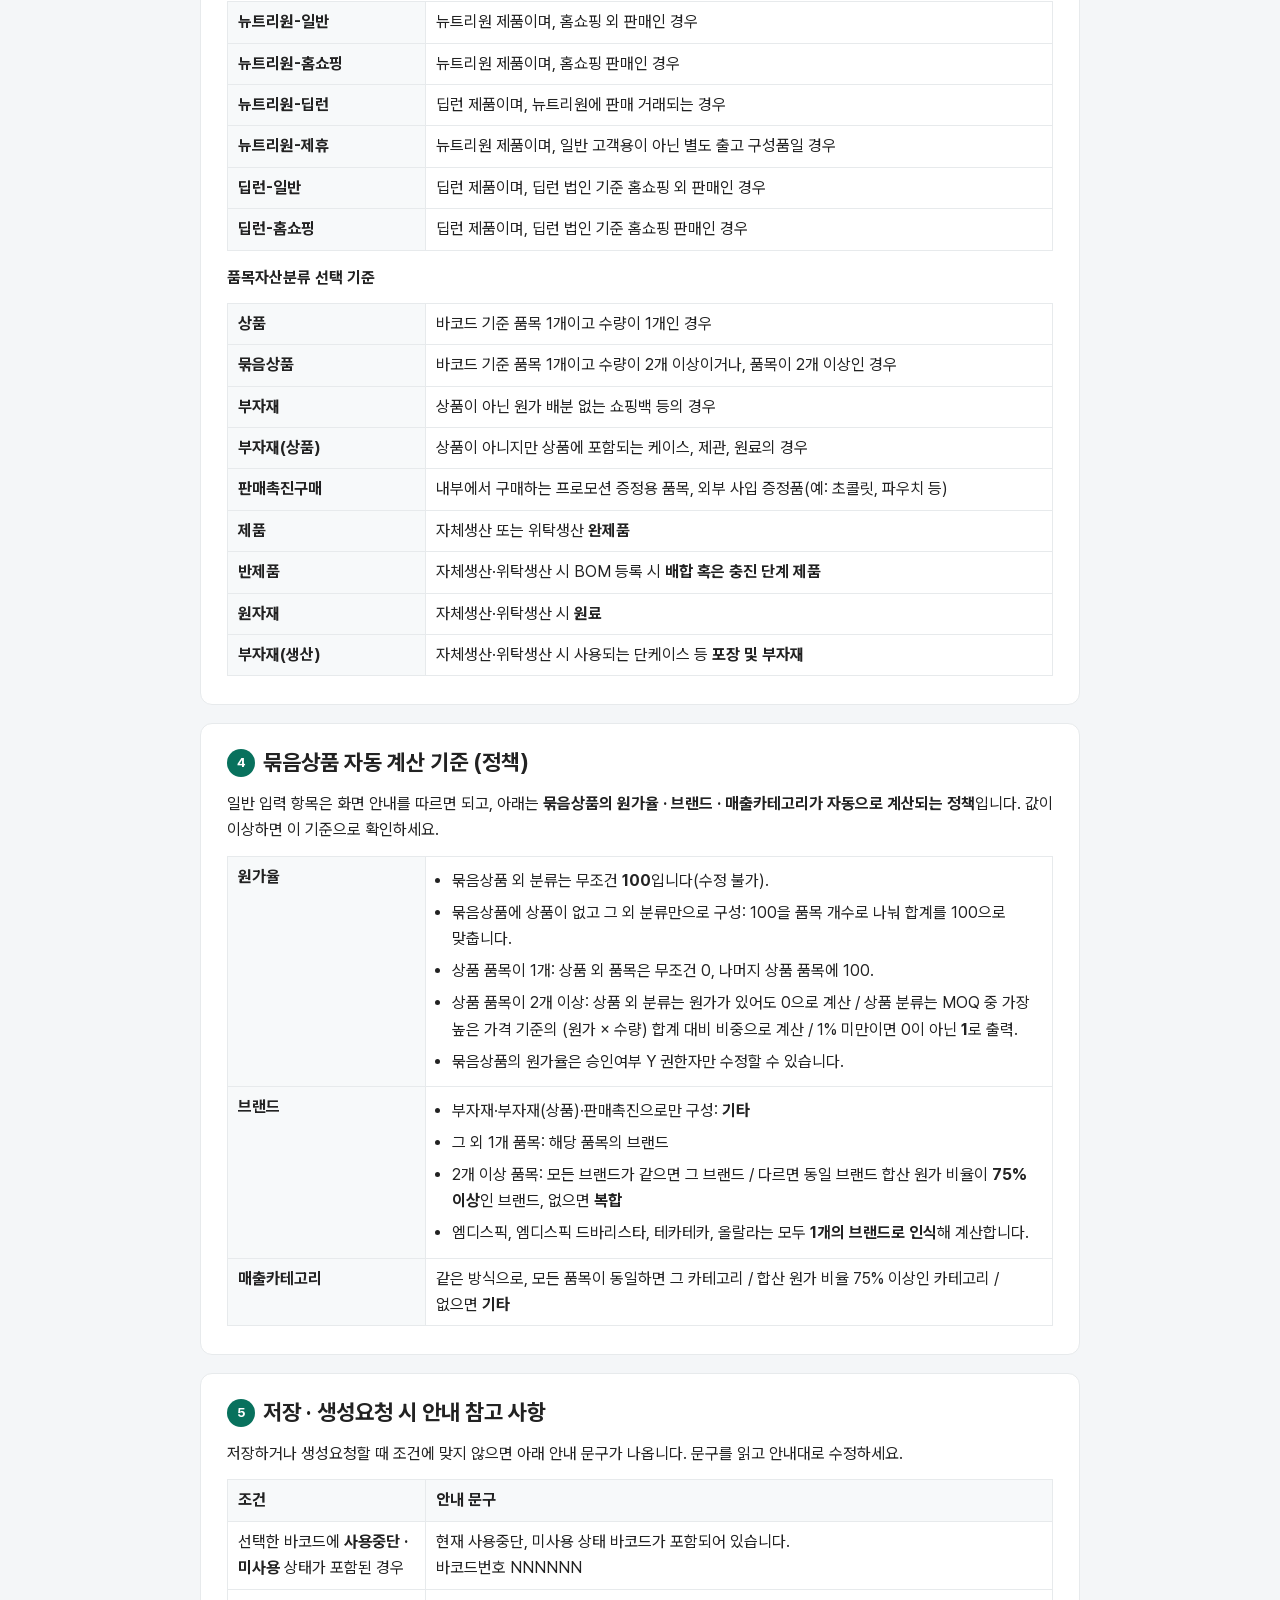
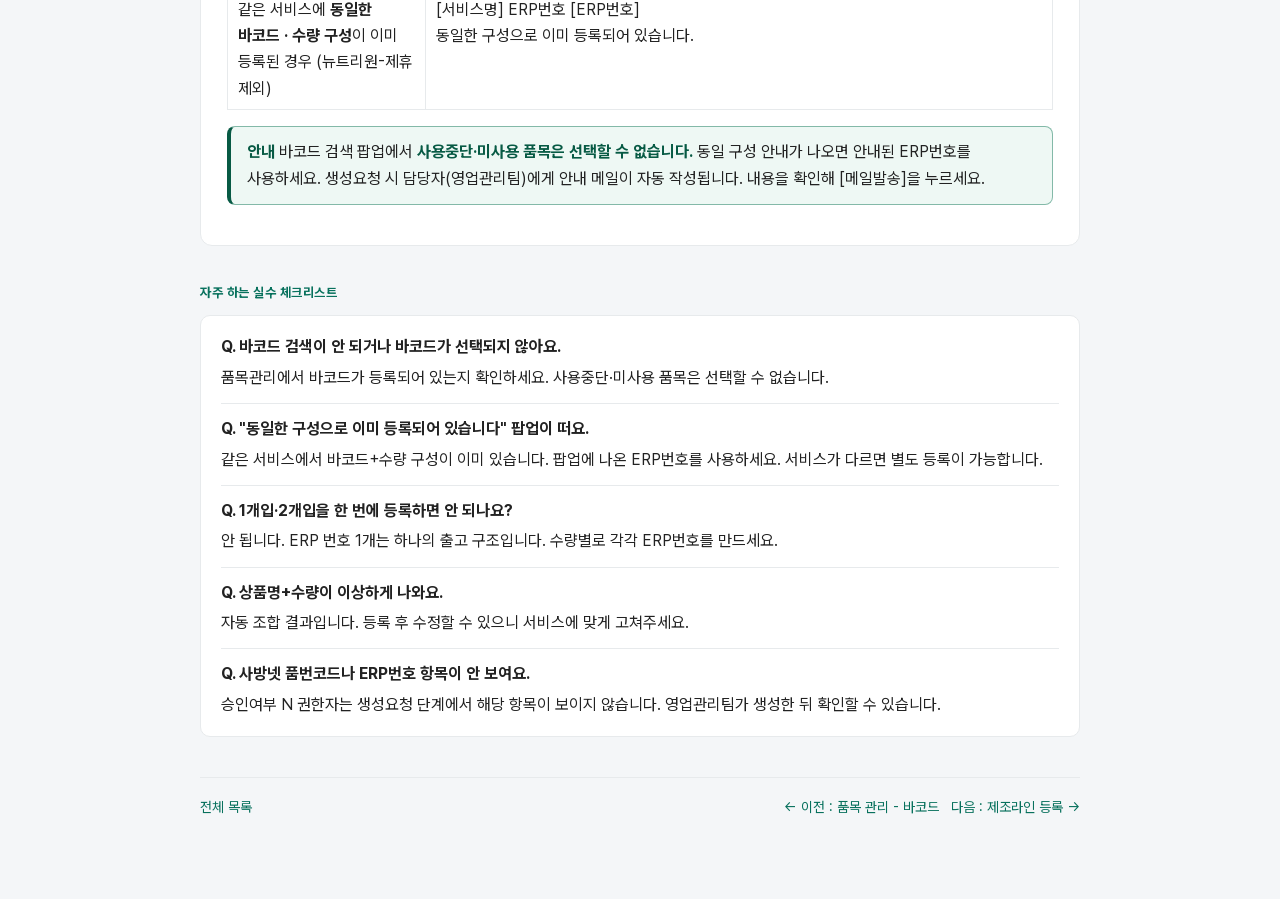
<file: pages/erp.html>
<!DOCTYPE html>
<html lang="ko">
<head>
<meta charset="UTF-8">
<meta name="viewport" content="width=device-width, initial-scale=1.0">
<title>ERP 관리 - 등록 | 상품마스터 관리 가이드</title>
<link rel="stylesheet" href="../assets/css/style.css">
<style>
  .ref-table ul { margin: 4px 0 4px 16px; padding: 0; }
</style>
</head>
<body>
  <div class="topbar">
    <div class="brand"><span class="dot"></span> 상품마스터 관리 가이드</div>
    <a class="home-link" href="../index.html">← 전체 목록으로</a>
  </div>

  <div class="wrap">
    <div class="hero">
      <span class="tag">04. ERP 관리 - 등록</span>
      <h1>ERP 관리 화면 사용법 (등록 · 항목별 기준)</h1>
      <p>바코드를 조합해 ERP 번호(출고 구조)를 만드는 화면입니다. 이 페이지는 <b>공통 규칙과 매입 상품 등록</b>을 설명하고, 자체생산·위탁생산 제조라인은 <a href="erp-mfg.html" style="color:#7be0cb;text-decoration:underline">다음 페이지</a>에서 이어집니다.</p>
      <div class="meta">접속 URL : <a href="https://analytics.nutrione.co.kr/product/erp" target="_blank" rel="noopener">https://analytics.nutrione.co.kr/product/erp</a></div>
    </div>

    <div class="toc">
      <b>이 페이지에서 확인할 내용</b>
      <ol>
        <li>ERP 목록과 검색 조건</li>
        <li>생성 단계(상태)와 권한</li>
        <li>등록 화면 열기와 기본 선택값</li>
        <li>묶음상품 자동 계산 기준 (정책)</li>
        <li>저장 · 생성요청 시 안내 참고 사항</li>
        <li>자주 하는 실수</li>
      </ol>
    </div>

    <div class="step">
      <h2><span class="step-no">1</span> ERP 목록과 검색 조건</h2>
      <p><b>[상품마스터] → [ERP관리]</b>에서 목록을 확인합니다. 선택한 조건을 모두 만족하는 ERP만 보여줍니다.</p>
      <div class="shot">
        <img class="has-cap" src="../assets/img/erp_list.png" alt="ERP관리 목록">
        <div class="cap"><span>생산유형 / 서비스 / 품목자산분류 / 상태 / 검색어(ERP번호·바코드·사방넷 품번) 등으로 검색합니다.</span></div>
      </div>
      <table>
        <tr><th>생산유형</th><td><b>자체생산</b>: 뉴풀필 등 자사에서 제조하는 상품 / <b>위탁생산</b>: 원료를 전달한 뒤 제조사가 생산하는 상품 / <b>매입</b>: 제조사에서 완제품으로 입고되는 상품</td></tr>
        <tr><th>서비스</th><td>뉴트리원-일반, 뉴트리원-홈쇼핑, 뉴트리원-딥런, 뉴트리원-제휴, 딥런-일반, 딥런-홈쇼핑 (기준표는 아래 3번 참고)</td></tr>
        <tr><th>품목자산분류</th><td>상품, 묶음상품, 부자재, 부자재(상품), 판매촉진구매, 제품, 반제품, 원자재, 부자재(생산)</td></tr>
        <tr><th>상태</th><td>생성요청 / 생성중 / 사용 / 미사용 / 사용중단 / 전표처리용</td></tr>
      </table>
    </div>

    <div class="step">
      <h2><span class="step-no">2</span> 생성 단계(상태)와 권한</h2>
      <div class="flow">
        <span class="node">생성요청<br><small>각 영업 담당자</small></span><span class="arrow">→</span>
        <span class="node">생성중<br><small>영업관리팀 확인</small></span><span class="arrow">→</span>
        <span class="node now">사용<br><small>ERP 생성 완료</small></span>
      </div>
      <p>목록 우측 위 <b>[생성요청]</b> 버튼으로 새 ERP 생성을 요청합니다. 요청하면 담당자에게 안내 메일이 자동 작성되며(발송 여부는 직접 선택), 담당자가 구성을 확인한 뒤 ERP를 최종 생성합니다.</p>
      <div class="warn"><b>주의 · 생성중 상태에서는 수정할 수 없습니다</b> 수정이 필요하면 <b>영업관리팀에 문의</b>하세요.</div>
      <div class="caution"><b>경고 · 중복·분리 불가 주의</b>
        <ul>
          <li>같은 서비스에서 <b>동일한 바코드 구성(바코드+수량)</b>은 중복 생성요청이 안 됩니다. 단 <b>[뉴트리원-제휴]</b>는 중복 체크 없이 등록할 수 있습니다.</li>
          <li><b>ERP 번호 1개는 하나의 출고 구조</b>로 고정됩니다. 바코드 A의 1개입 / 2개입 / 3개입을 하나의 ERP 번호로 함께 등록하면 출고·재고·주문 처리 때 분리해 운영할 수 없습니다. <b>수량별 구성은 반드시 개별 ERP 번호로 생성</b>하세요.</li>
        </ul>
      </div>
      <table>
        <tr><th>승인여부 N 권한자<br>(일반 영업 담당자)</th><td>등록하면 무조건 <b>생성요청</b> 단계로 들어갑니다. 상태·ERP번호·사방넷 품번코드는 처음에 보이지 않습니다.</td></tr>
        <tr><th>승인여부 Y 권한자<br>(승인 권한자)</th><td>생성요청 단계 없이 바로 값을 골라 등록합니다. 상태 기본값은 <b>사용</b>이며, ERP번호·사방넷 품번코드도 입력할 수 있습니다.</td></tr>
      </table>
    </div>

    <div class="step">
      <h2><span class="step-no">3</span> 등록 화면 열기와 기본 선택값</h2>
      <p><b>[생성요청]</b>을 누르면 ERP 등록 요청 창이 열립니다. 생산유형을 고르면 선택 가능한 서비스와 품목자산분류가 자동으로 바뀝니다.</p>
      <div class="shot">
        <img class="has-cap" src="../assets/img/erp_form_purchase.png" alt="ERP 등록 요청 - 매입">
        <div class="cap"><span>생산유형이 <b>매입</b>이면 상품·묶음상품·부자재·부자재(상품)·판매촉진구매만 선택할 수 있습니다. 제품·반제품·원자재·부자재(생산)는 회색(비활성)입니다.</span></div>
      </div>
      <table class="ref-table">
        <tr><th>생산유형</th><td>기본값 <b>매입</b>. 생산유형에 따라 품목자산분류가 활성/비활성으로 바뀝니다.<ul><li>매입 = 상품, 묶음상품, 부자재, 부자재(상품), 판매촉진구매 활성</li><li>자체생산/위탁생산 = 제품, 반제품, 원자재, 부자재(생산) 활성 → <a href="erp-mfg.html">제조라인 등록</a></li></ul></td></tr>
        <tr><th>서비스</th><td>기본값 뉴트리원-일반. 매입은 모든 서비스를 선택할 수 있고, <b>자체생산·위탁생산은 뉴트리원-일반, 딥런-일반만</b> 선택할 수 있습니다.</td></tr>
      </table>
      <div class="warn"><b>주의 · 제품 · 반제품 · 원자재 · 부자재(생산)는 제조 전용입니다</b> 이 4개 분류는 <b>생산유형이 자체생산 또는 위탁생산일 때만 활성화</b>됩니다. 매입에서는 선택할 수 없습니다.</div>
      <p style="margin-top:14px"><b>서비스 선택 기준</b></p>
      <table class="ref-table">
        <tr><th>뉴트리원-일반</th><td>뉴트리원 제품이며, 홈쇼핑 외 판매인 경우</td></tr>
        <tr><th>뉴트리원-홈쇼핑</th><td>뉴트리원 제품이며, 홈쇼핑 판매인 경우</td></tr>
        <tr><th>뉴트리원-딥런</th><td>딥런 제품이며, 뉴트리원에 판매 거래되는 경우</td></tr>
        <tr><th>뉴트리원-제휴</th><td>뉴트리원 제품이며, 일반 고객용이 아닌 별도 출고 구성품일 경우</td></tr>
        <tr><th>딥런-일반</th><td>딥런 제품이며, 딥런 법인 기준 홈쇼핑 외 판매인 경우</td></tr>
        <tr><th>딥런-홈쇼핑</th><td>딥런 제품이며, 딥런 법인 기준 홈쇼핑 판매인 경우</td></tr>
      </table>
      <p style="margin-top:14px"><b>품목자산분류 선택 기준</b></p>
      <table class="ref-table">
        <tr><th>상품</th><td>바코드 기준 품목 1개이고 수량이 1개인 경우</td></tr>
        <tr><th>묶음상품</th><td>바코드 기준 품목 1개이고 수량이 2개 이상이거나, 품목이 2개 이상인 경우</td></tr>
        <tr><th>부자재</th><td>상품이 아닌 원가 배분 없는 쇼핑백 등의 경우</td></tr>
        <tr><th>부자재(상품)</th><td>상품이 아니지만 상품에 포함되는 케이스, 제관, 원료의 경우</td></tr>
        <tr><th>판매촉진구매</th><td>내부에서 구매하는 프로모션 증정용 품목, 외부 사입 증정품(예: 초콜릿, 파우치 등)</td></tr>
        <tr><th>제품</th><td>자체생산 또는 위탁생산 <b>완제품</b></td></tr>
        <tr><th>반제품</th><td>자체생산·위탁생산 시 BOM 등록 시 <b>배합 혹은 충진 단계 제품</b></td></tr>
        <tr><th>원자재</th><td>자체생산·위탁생산 시 <b>원료</b></td></tr>
        <tr><th>부자재(생산)</th><td>자체생산·위탁생산 시 사용되는 단케이스 등 <b>포장 및 부자재</b></td></tr>
      </table>
    </div>

    <div class="step">
      <h2><span class="step-no">4</span> 묶음상품 자동 계산 기준 (정책)</h2>
      <p>일반 입력 항목은 화면 안내를 따르면 되고, 아래는 <b>묶음상품의 원가율 · 브랜드 · 매출카테고리가 자동으로 계산되는 정책</b>입니다. 값이 이상하면 이 기준으로 확인하세요.</p>
      <table class="ref-table">
        <tr><th>원가율</th><td>
          <ul>
            <li>묶음상품 외 분류는 무조건 <b>100</b>입니다(수정 불가).</li>
            <li>묶음상품에 상품이 없고 그 외 분류만으로 구성: 100을 품목 개수로 나눠 합계를 100으로 맞춥니다.</li>
            <li>상품 품목이 1개: 상품 외 품목은 무조건 0, 나머지 상품 품목에 100.</li>
            <li>상품 품목이 2개 이상: 상품 외 분류는 원가가 있어도 0으로 계산 / 상품 분류는 MOQ 중 가장 높은 가격 기준의 (원가 × 수량) 합계 대비 비중으로 계산 / 1% 미만이면 0이 아닌 <b>1</b>로 출력.</li>
            <li>묶음상품의 원가율은 승인여부 Y 권한자만 수정할 수 있습니다.</li>
          </ul></td></tr>
        <tr><th>브랜드</th><td>
          <ul>
            <li>부자재·부자재(상품)·판매촉진으로만 구성: <b>기타</b></li>
            <li>그 외 1개 품목: 해당 품목의 브랜드</li>
            <li>2개 이상 품목: 모든 브랜드가 같으면 그 브랜드 / 다르면 동일 브랜드 합산 원가 비율이 <b>75% 이상</b>인 브랜드, 없으면 <b>복합</b></li>
            <li>엠디스픽, 엠디스픽 드바리스타, 테카테카, 올랄라는 모두 <b>1개의 브랜드로 인식</b>해 계산합니다.</li>
          </ul></td></tr>
        <tr><th>매출카테고리</th><td>같은 방식으로, 모든 품목이 동일하면 그 카테고리 / 합산 원가 비율 75% 이상인 카테고리 / 없으면 <b>기타</b></td></tr>
      </table>
    </div>

    <div class="step">
      <h2><span class="step-no">5</span> 저장 · 생성요청 시 안내 참고 사항</h2>
      <p>저장하거나 생성요청할 때 조건에 맞지 않으면 아래 안내 문구가 나옵니다. 문구를 읽고 안내대로 수정하세요.</p>
      <table class="ref-table">
        <tr><th>조건</th><th>안내 문구</th></tr>
        <tr><td>선택한 바코드에 <b>사용중단 · 미사용</b> 상태가 포함된 경우</td><td>현재 사용중단, 미사용 상태 바코드가 포함되어 있습니다.<br>바코드번호 NNNNNN</td></tr>
        <tr><td>같은 서비스에 <b>동일한 바코드 · 수량 구성</b>이 이미 등록된 경우 (뉴트리원-제휴 제외)</td><td>[서비스명] ERP번호 [ERP번호]<br>동일한 구성으로 이미 등록되어 있습니다.</td></tr>
      </table>
      <div class="tip"><b>안내</b> 바코드 검색 팝업에서 <b>사용중단·미사용 품목은 선택할 수 없습니다.</b> 동일 구성 안내가 나오면 안내된 ERP번호를 사용하세요. 생성요청 시 담당자(영업관리팀)에게 안내 메일이 자동 작성됩니다. 내용을 확인해 [메일발송]을 누르세요.</div>
    </div>

    <div class="section-title">자주 하는 실수 체크리스트</div>
    <div class="faq-box">
      <div class="q">Q. 바코드 검색이 안 되거나 바코드가 선택되지 않아요.</div>
      <div class="a">품목관리에서 바코드가 등록되어 있는지 확인하세요. 사용중단·미사용 품목은 선택할 수 없습니다.</div>
      <div class="q">Q. "동일한 구성으로 이미 등록되어 있습니다" 팝업이 떠요.</div>
      <div class="a">같은 서비스에서 바코드+수량 구성이 이미 있습니다. 팝업에 나온 ERP번호를 사용하세요. 서비스가 다르면 별도 등록이 가능합니다.</div>
      <div class="q">Q. 1개입·2개입을 한 번에 등록하면 안 되나요?</div>
      <div class="a">안 됩니다. ERP 번호 1개는 하나의 출고 구조입니다. 수량별로 각각 ERP번호를 만드세요.</div>
      <div class="q">Q. 상품명+수량이 이상하게 나와요.</div>
      <div class="a">자동 조합 결과입니다. 등록 후 수정할 수 있으니 서비스에 맞게 고쳐주세요.</div>
      <div class="q">Q. 사방넷 품번코드나 ERP번호 항목이 안 보여요.</div>
      <div class="a">승인여부 N 권한자는 생성요청 단계에서 해당 항목이 보이지 않습니다. 영업관리팀가 생성한 뒤 확인할 수 있습니다.</div>
    </div>

    <nav class="footer-nav" aria-label="매뉴얼 페이지">
      <a href="../index.html">전체 목록</a>
      <span class="footer-links">
        <a href="barcode.html">← 이전 : 품목 관리 - 바코드</a>
        <a href="erp-mfg.html">다음 : 제조라인 등록 →</a>
      </span>
    </nav>
  </div>
  </body>
</html>
</file>
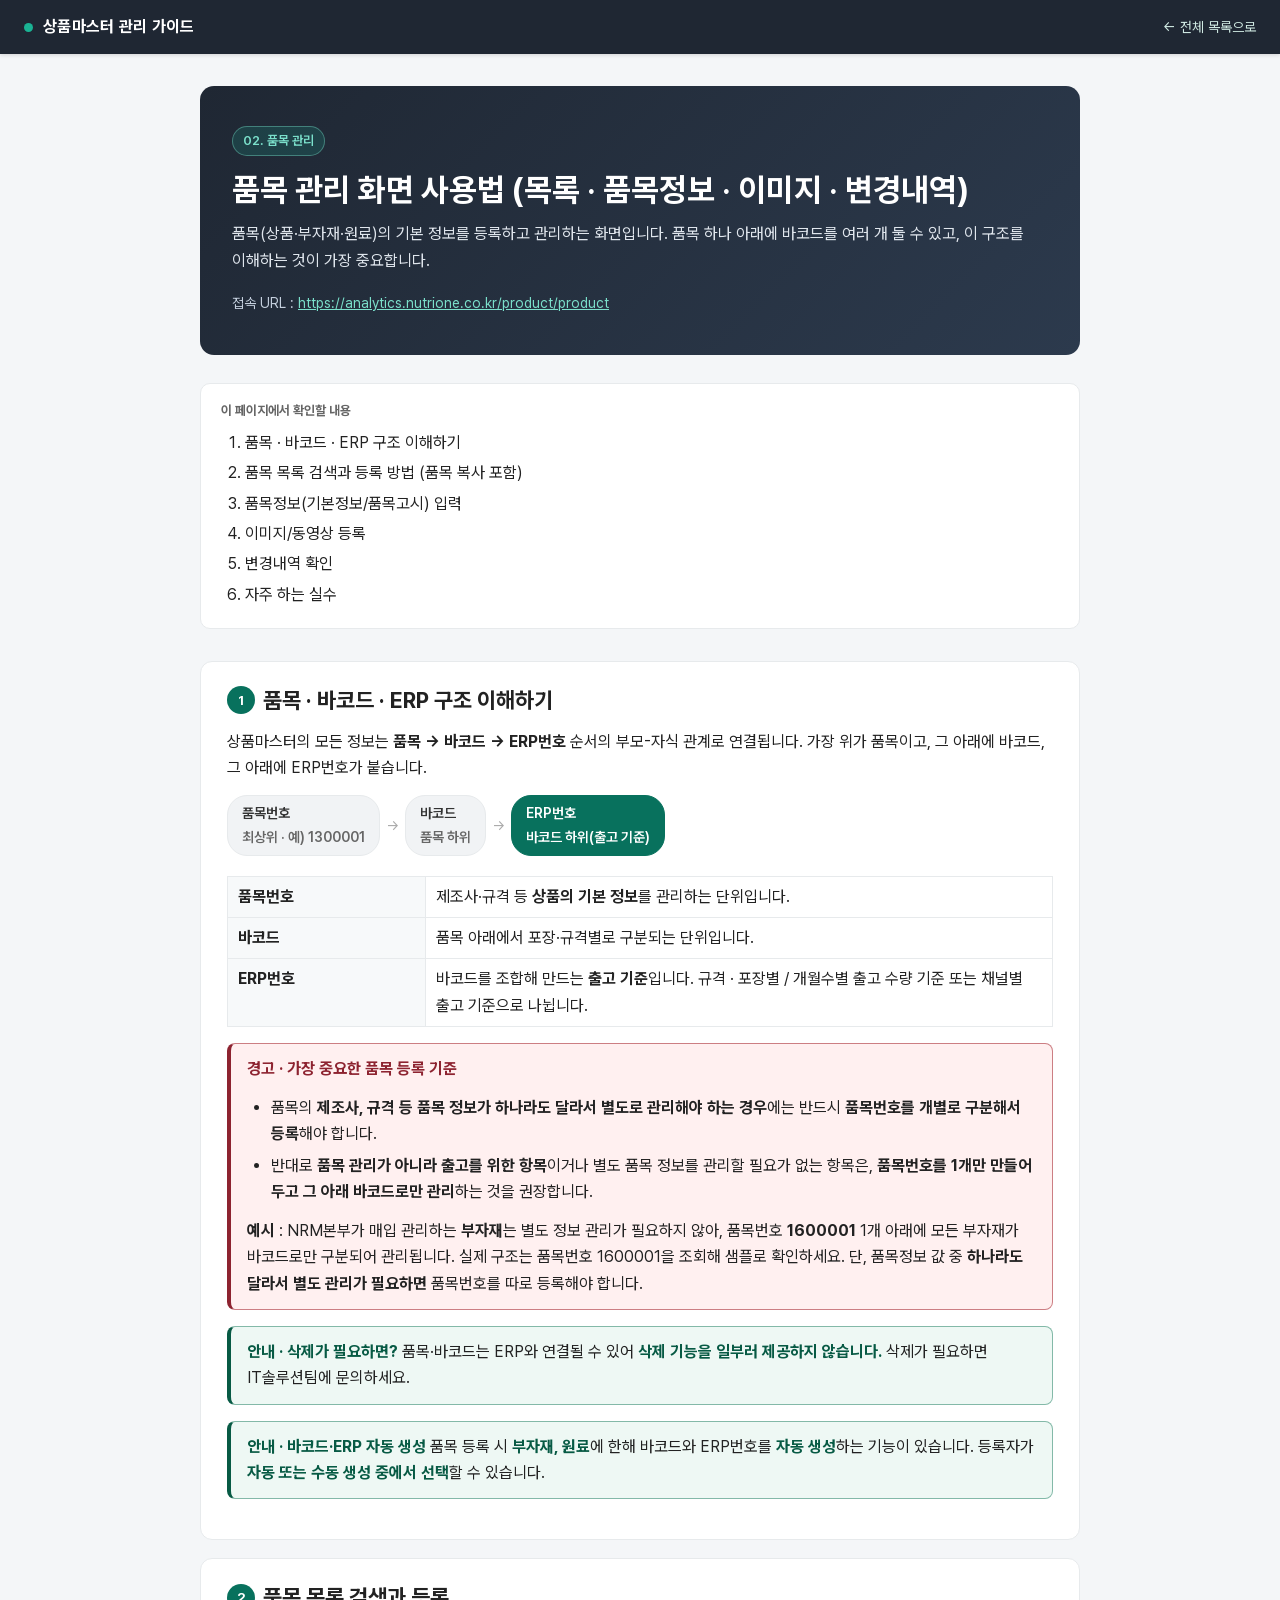
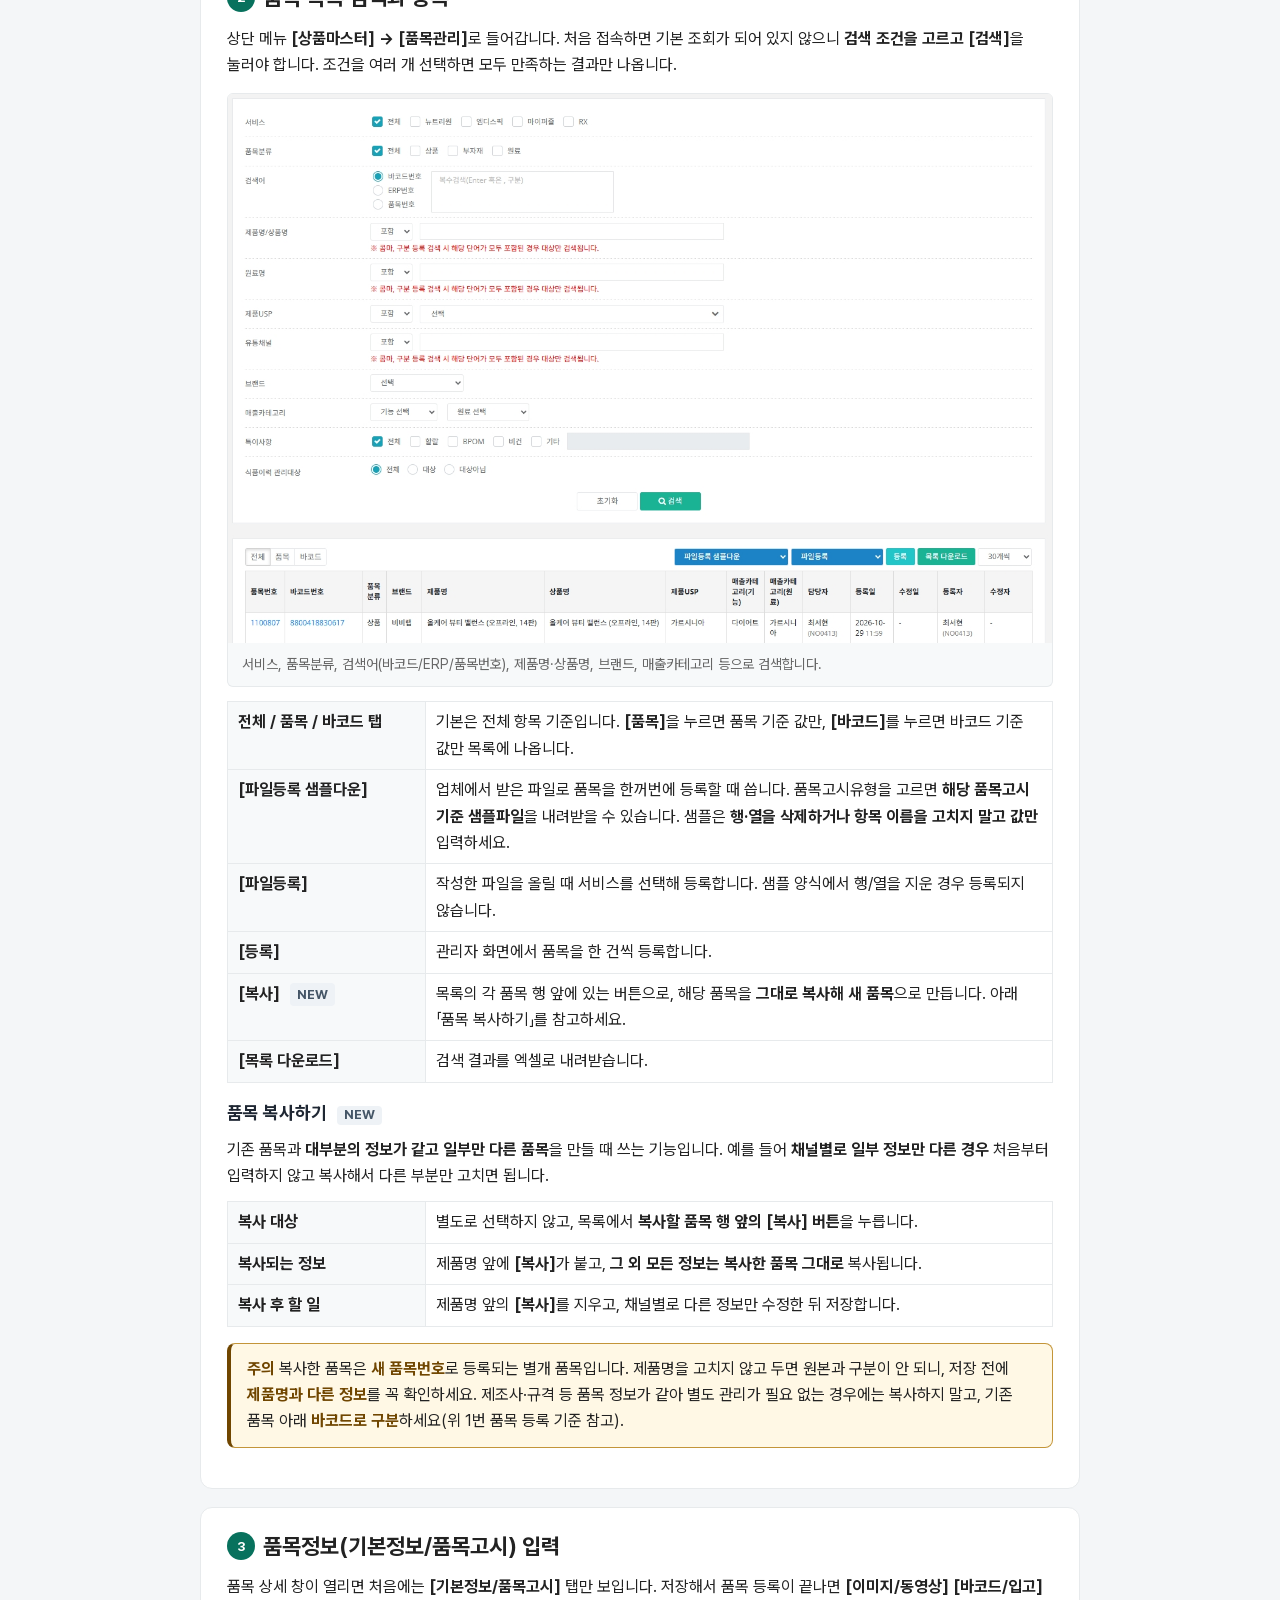
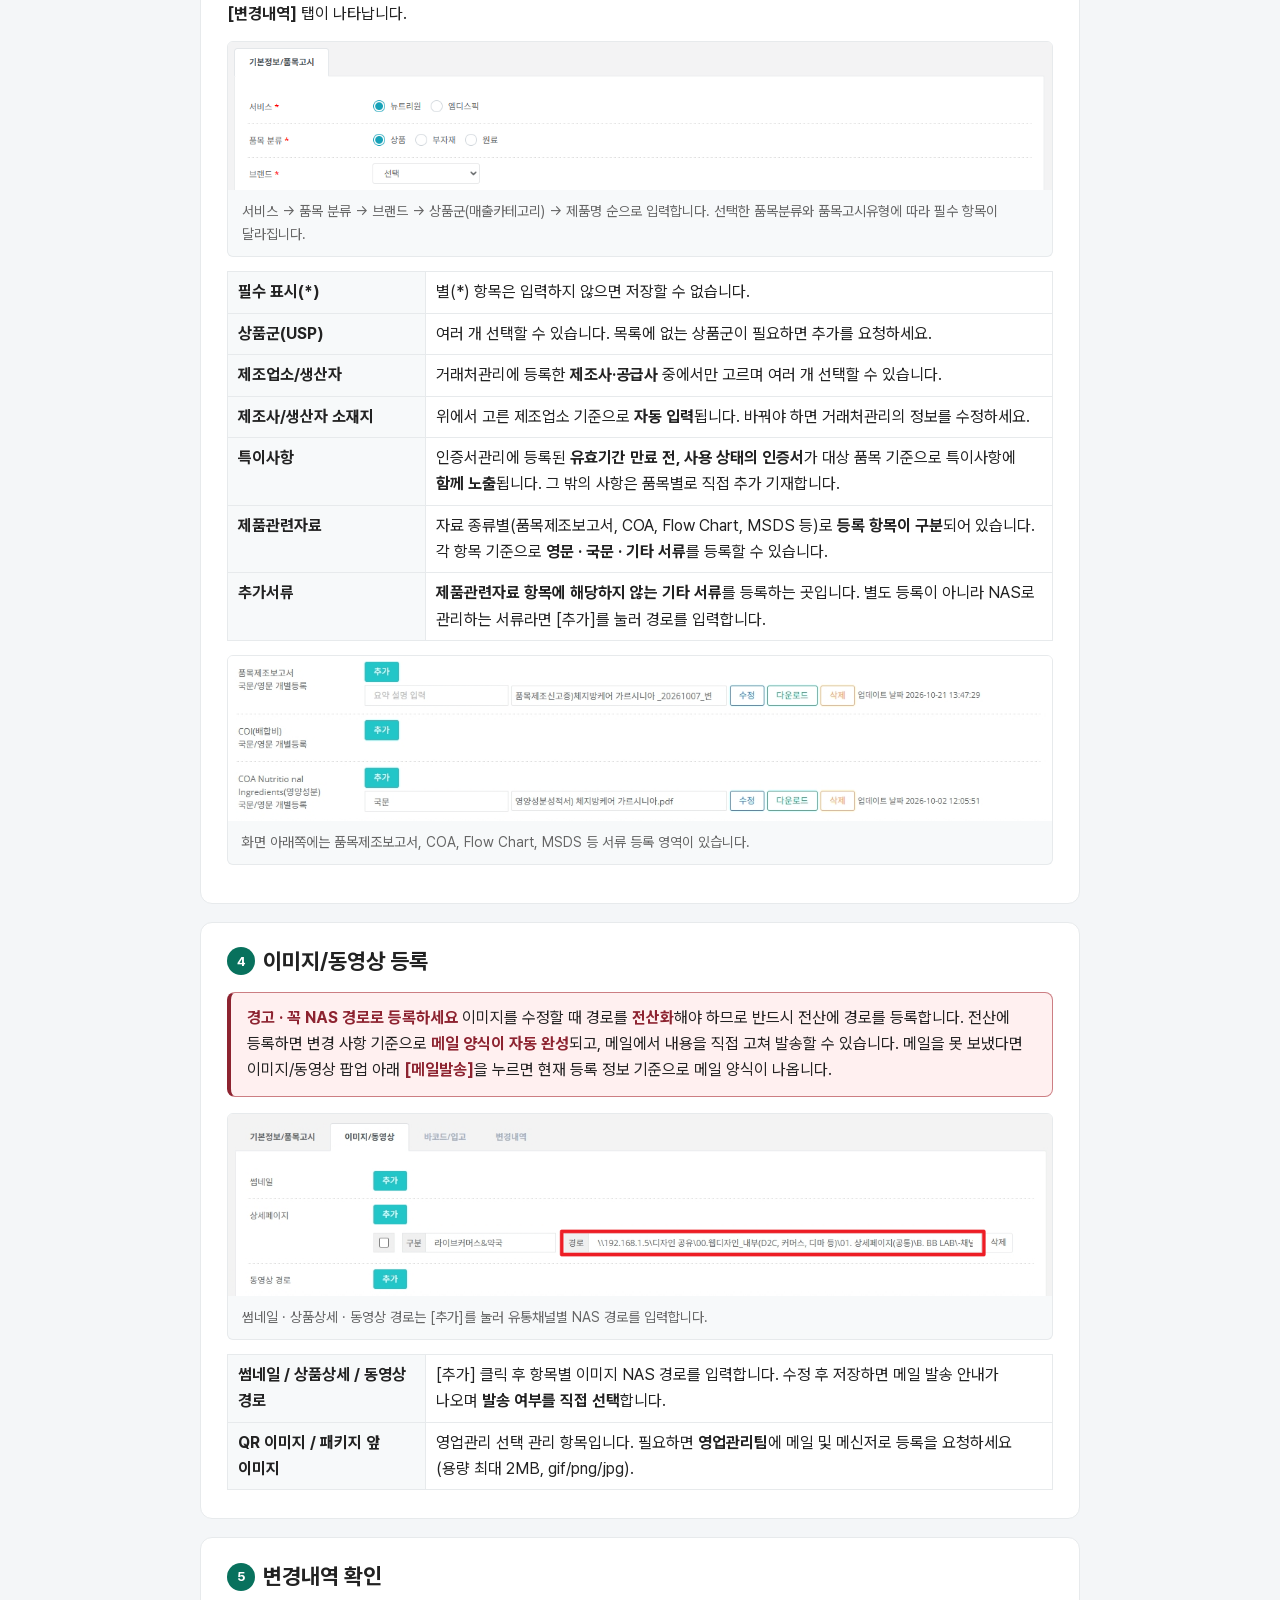
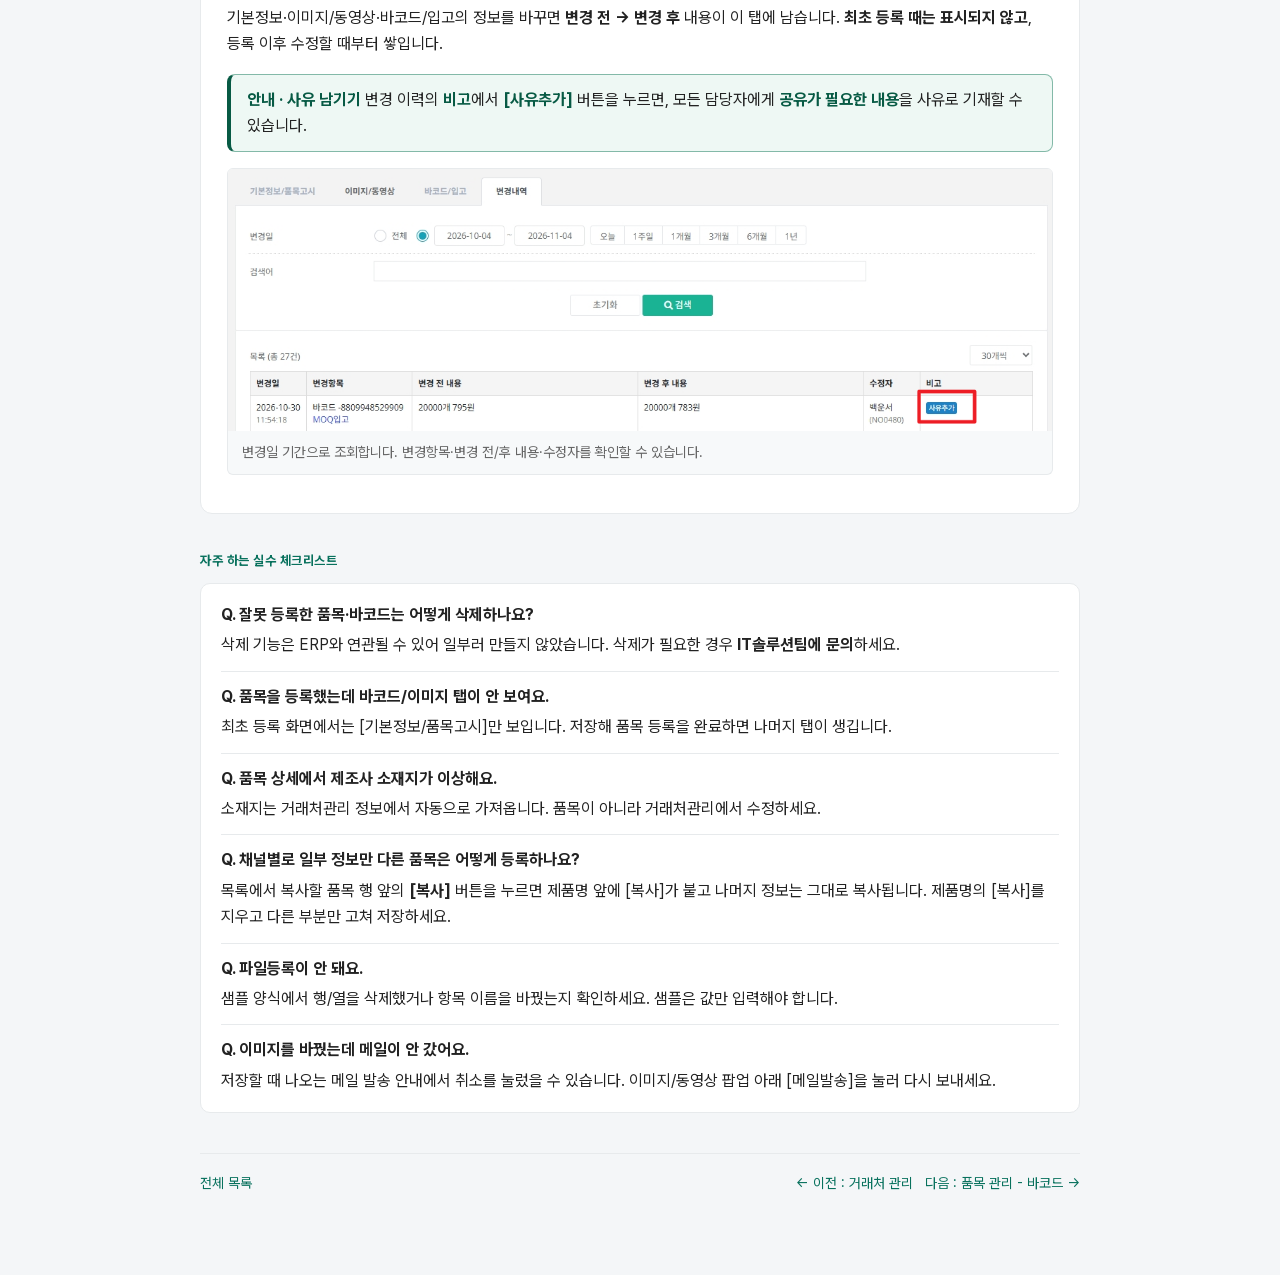
<file: pages/item.html>
<!DOCTYPE html>
<html lang="ko">
<head>
<meta charset="UTF-8">
<meta name="viewport" content="width=device-width, initial-scale=1.0">
<title>품목 관리 | 상품마스터 관리 가이드</title>
<link rel="stylesheet" href="../assets/css/style.css">
</head>
<body>
  <div class="topbar">
    <div class="brand"><span class="dot"></span> 상품마스터 관리 가이드</div>
    <a class="home-link" href="../index.html">← 전체 목록으로</a>
  </div>

  <div class="wrap">
    <div class="hero">
      <span class="tag">02. 품목 관리</span>
      <h1>품목 관리 화면 사용법 (목록 · 품목정보 · 이미지 · 변경내역)</h1>
      <p>품목(상품·부자재·원료)의 기본 정보를 등록하고 관리하는 화면입니다. 품목 하나 아래에 바코드를 여러 개 둘 수 있고, 이 구조를 이해하는 것이 가장 중요합니다.</p>
      <div class="meta">접속 URL : <a href="https://analytics.nutrione.co.kr/product/product" target="_blank" rel="noopener">https://analytics.nutrione.co.kr/product/product</a></div>
    </div>

    <div class="toc">
      <b>이 페이지에서 확인할 내용</b>
      <ol>
        <li>품목 · 바코드 · ERP 구조 이해하기</li>
        <li>품목 목록 검색과 등록 방법 (품목 복사 포함)</li>
        <li>품목정보(기본정보/품목고시) 입력</li>
        <li>이미지/동영상 등록</li>
        <li>변경내역 확인</li>
        <li>자주 하는 실수</li>
      </ol>
    </div>

    <div class="step">
      <h2><span class="step-no">1</span> 품목 · 바코드 · ERP 구조 이해하기</h2>
      <p>상품마스터의 모든 정보는 <b>품목 → 바코드 → ERP번호</b> 순서의 부모-자식 관계로 연결됩니다. 가장 위가 품목이고, 그 아래에 바코드, 그 아래에 ERP번호가 붙습니다.</p>
      <div class="flow">
        <span class="node">품목번호<br><small>최상위 · 예) 1300001</small></span><span class="arrow">→</span>
        <span class="node">바코드<br><small>품목 하위</small></span><span class="arrow">→</span>
        <span class="node now">ERP번호<br><small>바코드 하위(출고 기준)</small></span>
      </div>
      <table>
        <tr><th>품목번호</th><td>제조사·규격 등 <b>상품의 기본 정보</b>를 관리하는 단위입니다.</td></tr>
        <tr><th>바코드</th><td>품목 아래에서 포장·규격별로 구분되는 단위입니다.</td></tr>
        <tr><th>ERP번호</th><td>바코드를 조합해 만드는 <b>출고 기준</b>입니다. 규격 · 포장별 / 개월수별 출고 수량 기준 또는 채널별 출고 기준으로 나뉩니다.</td></tr>
      </table>

      <div class="caution"><b>경고 · 가장 중요한 품목 등록 기준</b>
        <ul>
          <li>품목의 <b>제조사, 규격 등 품목 정보가 하나라도 달라서 별도로 관리해야 하는 경우</b>에는 반드시 <b>품목번호를 개별로 구분해서 등록</b>해야 합니다.</li>
          <li>반대로 <b>품목 관리가 아니라 출고를 위한 항목</b>이거나 별도 품목 정보를 관리할 필요가 없는 항목은, <b>품목번호를 1개만 만들어 두고 그 아래 바코드로만 관리</b>하는 것을 권장합니다.</li>
        </ul>
        <p style="margin:8px 0 0"><b>예시</b> : NRM본부가 매입 관리하는 <b>부자재</b>는 별도 정보 관리가 필요하지 않아, 품목번호 <b>1600001</b> 1개 아래에 모든 부자재가 바코드로만 구분되어 관리됩니다. 실제 구조는 품목번호 1600001을 조회해 샘플로 확인하세요. 단, 품목정보 값 중 <b>하나라도 달라서 별도 관리가 필요하면</b> 품목번호를 따로 등록해야 합니다.</p>
      </div>
      <div class="tip"><b>안내 · 삭제가 필요하면?</b> 품목·바코드는 ERP와 연결될 수 있어 <b>삭제 기능을 일부러 제공하지 않습니다.</b> 삭제가 필요하면 IT솔루션팀에 문의하세요.</div>
      <div class="tip"><b>안내 · 바코드·ERP 자동 생성</b> 품목 등록 시 <b>부자재, 원료</b>에 한해 바코드와 ERP번호를 <b>자동 생성</b>하는 기능이 있습니다. 등록자가 <b>자동 또는 수동 생성 중에서 선택</b>할 수 있습니다.</div>
    </div>

    <div class="step">
      <h2><span class="step-no">2</span> 품목 목록 검색과 등록</h2>
      <p>상단 메뉴 <b>[상품마스터] → [품목관리]</b>로 들어갑니다. 처음 접속하면 기본 조회가 되어 있지 않으니 <b>검색 조건을 고르고 [검색]</b>을 눌러야 합니다. 조건을 여러 개 선택하면 모두 만족하는 결과만 나옵니다.</p>
      <div class="shot">
        <img class="has-cap" src="../assets/img/item_list.png" alt="품목관리 목록 화면">
        <div class="cap"><span>서비스, 품목분류, 검색어(바코드/ERP/품목번호), 제품명·상품명, 브랜드, 매출카테고리 등으로 검색합니다.</span></div>
      </div>
      <table>
        <tr><th>전체 / 품목 / 바코드 탭</th><td>기본은 전체 항목 기준입니다. <b>[품목]</b>을 누르면 품목 기준 값만, <b>[바코드]</b>를 누르면 바코드 기준 값만 목록에 나옵니다.</td></tr>
        <tr><th>[파일등록 샘플다운]</th><td>업체에서 받은 파일로 품목을 한꺼번에 등록할 때 씁니다. 품목고시유형을 고르면 <b>해당 품목고시 기준 샘플파일</b>을 내려받을 수 있습니다. 샘플은 <b>행·열을 삭제하거나 항목 이름을 고치지 말고 값만</b> 입력하세요.</td></tr>
        <tr><th>[파일등록]</th><td>작성한 파일을 올릴 때 서비스를 선택해 등록합니다. 샘플 양식에서 행/열을 지운 경우 등록되지 않습니다.</td></tr>
        <tr><th>[등록]</th><td>관리자 화면에서 품목을 한 건씩 등록합니다.</td></tr>
        <tr><th>[복사] <span class="badge-team">NEW</span></th><td>목록의 각 품목 행 앞에 있는 버튼으로, 해당 품목을 <b>그대로 복사해 새 품목</b>으로 만듭니다. 아래 「품목 복사하기」를 참고하세요.</td></tr>
        <tr><th>[목록 다운로드]</th><td>검색 결과를 엑셀로 내려받습니다.</td></tr>
      </table>

      <h3 style="margin:18px 0 8px">품목 복사하기 <span class="badge-team">NEW</span></h3>
      <p>기존 품목과 <b>대부분의 정보가 같고 일부만 다른 품목</b>을 만들 때 쓰는 기능입니다. 예를 들어 <b>채널별로 일부 정보만 다른 경우</b> 처음부터 입력하지 않고 복사해서 다른 부분만 고치면 됩니다.</p>
      <table>
        <tr><th>복사 대상</th><td>별도로 선택하지 않고, 목록에서 <b>복사할 품목 행 앞의 [복사] 버튼</b>을 누릅니다.</td></tr>
        <tr><th>복사되는 정보</th><td>제품명 앞에 <b>[복사]</b>가 붙고, <b>그 외 모든 정보는 복사한 품목 그대로</b> 복사됩니다.</td></tr>
        <tr><th>복사 후 할 일</th><td>제품명 앞의 <b>[복사]</b>를 지우고, 채널별로 다른 정보만 수정한 뒤 저장합니다.</td></tr>
      </table>
      <div class="warn"><b>주의</b> 복사한 품목은 <b>새 품목번호</b>로 등록되는 별개 품목입니다. 제품명을 고치지 않고 두면 원본과 구분이 안 되니, 저장 전에 <b>제품명과 다른 정보</b>를 꼭 확인하세요. 제조사·규격 등 품목 정보가 같아 별도 관리가 필요 없는 경우에는 복사하지 말고, 기존 품목 아래 <b>바코드로 구분</b>하세요(위 1번 품목 등록 기준 참고).</div>
    </div>

    <div class="step">
      <h2><span class="step-no">3</span> 품목정보(기본정보/품목고시) 입력</h2>
      <p>품목 상세 창이 열리면 처음에는 <b>[기본정보/품목고시]</b> 탭만 보입니다. 저장해서 품목 등록이 끝나면 <b>[이미지/동영상] [바코드/입고] [변경내역]</b> 탭이 나타납니다.</p>
      <div class="shot">
        <img class="has-cap" src="../assets/img/item_detail_top.png" alt="품목 상세 - 기본정보">
        <div class="cap"><span>서비스 → 품목 분류 → 브랜드 → 상품군(매출카테고리) → 제품명 순으로 입력합니다. 선택한 품목분류와 품목고시유형에 따라 필수 항목이 달라집니다.</span></div>
      </div>
      <table>
        <tr><th>필수 표시(*)</th><td>별(*) 항목은 입력하지 않으면 저장할 수 없습니다.</td></tr>
        <tr><th>상품군(USP)</th><td>여러 개 선택할 수 있습니다. 목록에 없는 상품군이 필요하면 추가를 요청하세요.</td></tr>
        <tr><th>제조업소/생산자</th><td>거래처관리에 등록한 <b>제조사·공급사</b> 중에서만 고르며 여러 개 선택할 수 있습니다.</td></tr>
        <tr><th>제조사/생산자 소재지</th><td>위에서 고른 제조업소 기준으로 <b>자동 입력</b>됩니다. 바꿔야 하면 거래처관리의 정보를 수정하세요.</td></tr>
        <tr><th>특이사항</th><td>인증서관리에 등록된 <b>유효기간 만료 전, 사용 상태의 인증서</b>가 대상 품목 기준으로 특이사항에 <b>함께 노출</b>됩니다. 그 밖의 사항은 품목별로 직접 추가 기재합니다.</td></tr>
        <tr><th>제품관련자료</th><td>자료 종류별(품목제조보고서, COA, Flow Chart, MSDS 등)로 <b>등록 항목이 구분</b>되어 있습니다. 각 항목 기준으로 <b>영문 · 국문 · 기타 서류</b>를 등록할 수 있습니다.</td></tr>
        <tr><th>추가서류</th><td><b>제품관련자료 항목에 해당하지 않는 기타 서류</b>를 등록하는 곳입니다. 별도 등록이 아니라 NAS로 관리하는 서류라면 [추가]를 눌러 경로를 입력합니다.</td></tr>
      </table>
      <div class="shot">
        <img class="has-cap" src="../assets/img/item_detail_docs.png" alt="품목 상세 - 서류 등록">
        <div class="cap"><span>화면 아래쪽에는 품목제조보고서, COA, Flow Chart, MSDS 등 서류 등록 영역이 있습니다.</span></div>
      </div>
    </div>

    <div class="step">
      <h2><span class="step-no">4</span> 이미지/동영상 등록</h2>
      <div class="caution"><b>경고 · 꼭 NAS 경로로 등록하세요</b> 이미지를 수정할 때 경로를 <b>전산화</b>해야 하므로 반드시 전산에 경로를 등록합니다. 전산에 등록하면 변경 사항 기준으로 <b>메일 양식이 자동 완성</b>되고, 메일에서 내용을 직접 고쳐 발송할 수 있습니다. 메일을 못 보냈다면 이미지/동영상 팝업 아래 <b>[메일발송]</b>을 누르면 현재 등록 정보 기준으로 메일 양식이 나옵니다.</div>
      <div class="shot">
        <img class="has-cap" src="../assets/img/item_image.png" alt="품목 상세 - 이미지/동영상">
        <div class="cap"><span>썸네일 · 상품상세 · 동영상 경로는 [추가]를 눌러 유통채널별 NAS 경로를 입력합니다.</span></div>
      </div>
      <table>
        <tr><th>썸네일 / 상품상세 / 동영상 경로</th><td>[추가] 클릭 후 항목별 이미지 NAS 경로를 입력합니다. 수정 후 저장하면 메일 발송 안내가 나오며 <b>발송 여부를 직접 선택</b>합니다.</td></tr>
        <tr><th>QR 이미지 / 패키지 앞 이미지</th><td>영업관리 선택 관리 항목입니다. 필요하면 <b>영업관리팀</b>에 메일 및 메신저로 등록을 요청하세요(용량 최대 2MB, gif/png/jpg).</td></tr>
      </table>
    </div>

    <div class="step">
      <h2><span class="step-no">5</span> 변경내역 확인</h2>
      <p>기본정보·이미지/동영상·바코드/입고의 정보를 바꾸면 <b>변경 전 → 변경 후</b> 내용이 이 탭에 남습니다. <b>최초 등록 때는 표시되지 않고</b>, 등록 이후 수정할 때부터 쌓입니다.</p>
      <div class="tip"><b>안내 · 사유 남기기</b> 변경 이력의 <b>비고</b>에서 <b>[사유추가]</b> 버튼을 누르면, 모든 담당자에게 <b>공유가 필요한 내용</b>을 사유로 기재할 수 있습니다.</div>
      <div class="shot">
        <img class="has-cap" src="../assets/img/item_history.png" alt="품목 상세 - 변경내역">
        <div class="cap"><span>변경일 기간으로 조회합니다. 변경항목·변경 전/후 내용·수정자를 확인할 수 있습니다.</span></div>
      </div>
    </div>

    <div class="section-title">자주 하는 실수 체크리스트</div>
    <div class="faq-box">
      <div class="q">Q. 잘못 등록한 품목·바코드는 어떻게 삭제하나요?</div>
      <div class="a">삭제 기능은 ERP와 연관될 수 있어 일부러 만들지 않았습니다. 삭제가 필요한 경우 <b>IT솔루션팀에 문의</b>하세요.</div>
      <div class="q">Q. 품목을 등록했는데 바코드/이미지 탭이 안 보여요.</div>
      <div class="a">최초 등록 화면에서는 [기본정보/품목고시]만 보입니다. 저장해 품목 등록을 완료하면 나머지 탭이 생깁니다.</div>
      <div class="q">Q. 품목 상세에서 제조사 소재지가 이상해요.</div>
      <div class="a">소재지는 거래처관리 정보에서 자동으로 가져옵니다. 품목이 아니라 거래처관리에서 수정하세요.</div>
      <div class="q">Q. 채널별로 일부 정보만 다른 품목은 어떻게 등록하나요?</div>
      <div class="a">목록에서 복사할 품목 행 앞의 <b>[복사]</b> 버튼을 누르면 제품명 앞에 [복사]가 붙고 나머지 정보는 그대로 복사됩니다. 제품명의 [복사]를 지우고 다른 부분만 고쳐 저장하세요.</div>
      <div class="q">Q. 파일등록이 안 돼요.</div>
      <div class="a">샘플 양식에서 행/열을 삭제했거나 항목 이름을 바꿨는지 확인하세요. 샘플은 값만 입력해야 합니다.</div>
      <div class="q">Q. 이미지를 바꿨는데 메일이 안 갔어요.</div>
      <div class="a">저장할 때 나오는 메일 발송 안내에서 취소를 눌렀을 수 있습니다. 이미지/동영상 팝업 아래 [메일발송]을 눌러 다시 보내세요.</div>
    </div>

    <nav class="footer-nav" aria-label="매뉴얼 페이지">
      <a href="../index.html">전체 목록</a>
      <span class="footer-links">
        <a href="supplier.html">← 이전 : 거래처 관리</a>
        <a href="barcode.html">다음 : 품목 관리 - 바코드 →</a>
      </span>
    </nav>
  </div>
</body>
</html>
</file>
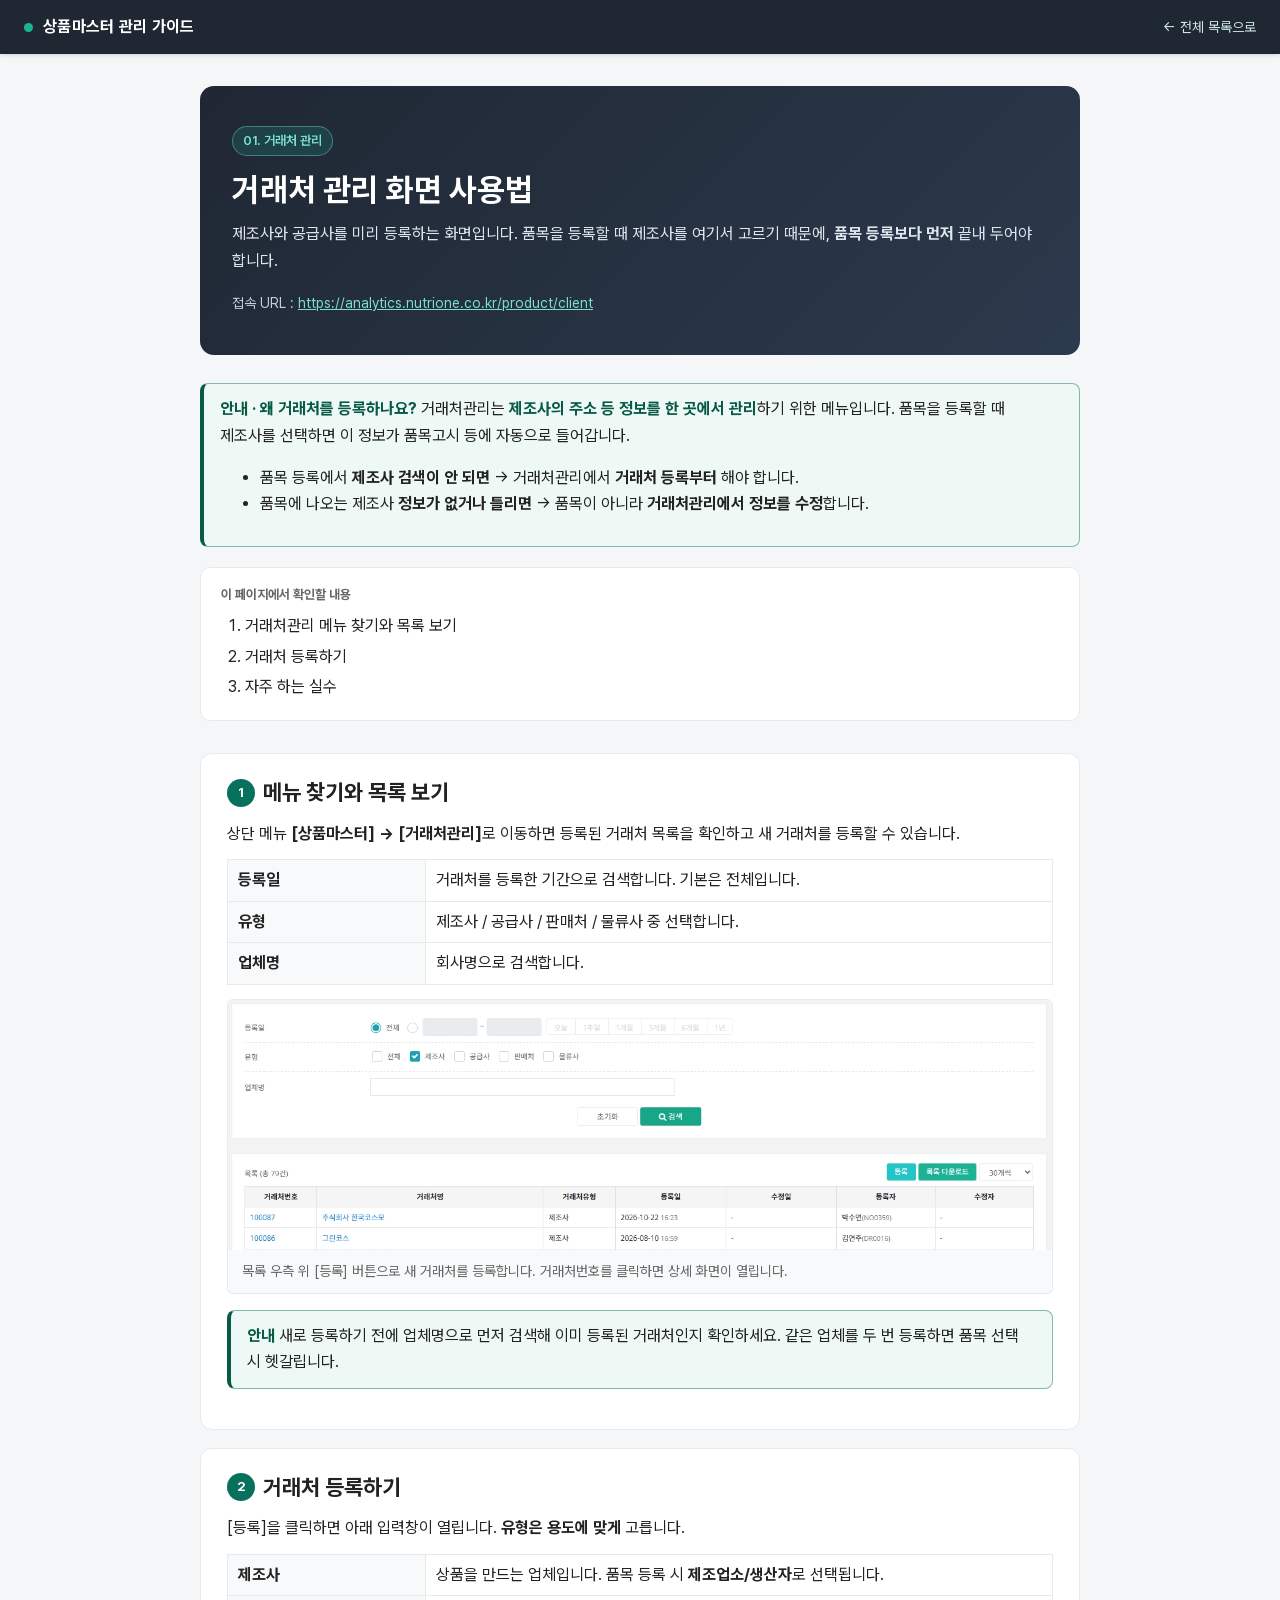
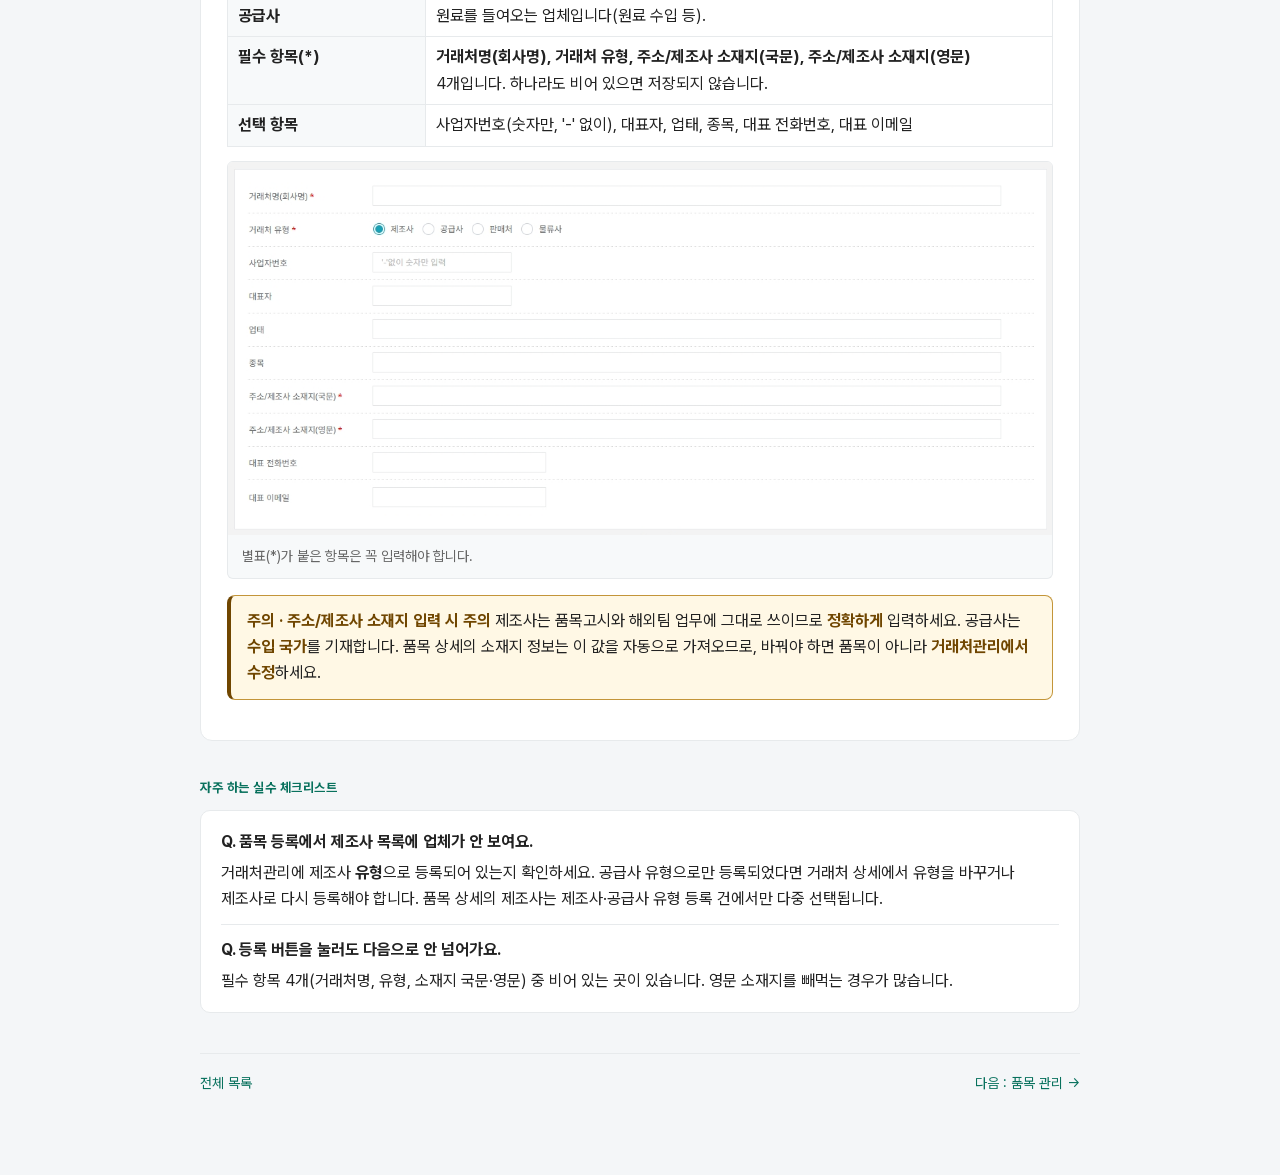
<file: pages/supplier.html>
<!DOCTYPE html>
<html lang="ko">
<head>
<meta charset="UTF-8">
<meta name="viewport" content="width=device-width, initial-scale=1.0">
<title>거래처 관리 | 상품마스터 관리 가이드</title>
<link rel="stylesheet" href="../assets/css/style.css">
</head>
<body>
  <div class="topbar">
    <div class="brand"><span class="dot"></span> 상품마스터 관리 가이드</div>
    <a class="home-link" href="../index.html">← 전체 목록으로</a>
  </div>

  <div class="wrap">
    <div class="hero">
      <span class="tag">01. 거래처 관리</span>
      <h1>거래처 관리 화면 사용법</h1>
      <p>제조사와 공급사를 미리 등록하는 화면입니다. 품목을 등록할 때 제조사를 여기서 고르기 때문에, <b>품목 등록보다 먼저</b> 끝내 두어야 합니다.</p>
      <div class="meta">접속 URL : <a href="https://analytics.nutrione.co.kr/product/client" target="_blank" rel="noopener">https://analytics.nutrione.co.kr/product/client</a></div>
    </div>

    <div class="tip">
      <b>안내 · 왜 거래처를 등록하나요?</b> 거래처관리는 <b>제조사의 주소 등 정보를 한 곳에서 관리</b>하기 위한 메뉴입니다. 품목을 등록할 때 제조사를 선택하면 이 정보가 품목고시 등에 자동으로 들어갑니다.
      <ul>
        <li>품목 등록에서 <b>제조사 검색이 안 되면</b> → 거래처관리에서 <b>거래처 등록부터</b> 해야 합니다.</li>
        <li>품목에 나오는 제조사 <b>정보가 없거나 틀리면</b> → 품목이 아니라 <b>거래처관리에서 정보를 수정</b>합니다.</li>
      </ul>
    </div>

    <div class="toc">
      <b>이 페이지에서 확인할 내용</b>
      <ol>
        <li>거래처관리 메뉴 찾기와 목록 보기</li>
        <li>거래처 등록하기</li>
        <li>자주 하는 실수</li>
      </ol>
    </div>

    <div class="step">
      <h2><span class="step-no">1</span> 메뉴 찾기와 목록 보기</h2>
      <p>상단 메뉴 <b>[상품마스터] → [거래처관리]</b>로 이동하면 등록된 거래처 목록을 확인하고 새 거래처를 등록할 수 있습니다.</p>
      <table>
        <tr><th>등록일</th><td>거래처를 등록한 기간으로 검색합니다. 기본은 전체입니다.</td></tr>
        <tr><th>유형</th><td>제조사 / 공급사 / 판매처 / 물류사 중 선택합니다.</td></tr>
        <tr><th>업체명</th><td>회사명으로 검색합니다.</td></tr>
      </table>
      <div class="shot">
        <img class="has-cap" src="../assets/img/supplier_list.png" alt="거래처관리 목록 화면">
        <div class="cap"><span>목록 우측 위 [등록] 버튼으로 새 거래처를 등록합니다. 거래처번호를 클릭하면 상세 화면이 열립니다.</span></div>
      </div>
      <div class="tip"><b>안내</b> 새로 등록하기 전에 업체명으로 먼저 검색해 이미 등록된 거래처인지 확인하세요. 같은 업체를 두 번 등록하면 품목 선택 시 헷갈립니다.</div>
    </div>

    <div class="step">
      <h2><span class="step-no">2</span> 거래처 등록하기</h2>
      <p>[등록]을 클릭하면 아래 입력창이 열립니다. <b>유형은 용도에 맞게</b> 고릅니다.</p>
      <table>
        <tr><th>제조사</th><td>상품을 만드는 업체입니다. 품목 등록 시 <b>제조업소/생산자</b>로 선택됩니다.</td></tr>
        <tr><th>공급사</th><td>원료를 들여오는 업체입니다(원료 수입 등).</td></tr>
        <tr><th>필수 항목(*)</th><td><b>거래처명(회사명), 거래처 유형, 주소/제조사 소재지(국문), 주소/제조사 소재지(영문)</b> 4개입니다. 하나라도 비어 있으면 저장되지 않습니다.</td></tr>
        <tr><th>선택 항목</th><td>사업자번호(숫자만, '-' 없이), 대표자, 업태, 종목, 대표 전화번호, 대표 이메일</td></tr>
      </table>
      <div class="shot">
        <img class="has-cap" src="../assets/img/supplier_form.png" alt="거래처 등록 화면">
        <div class="cap"><span>별표(*)가 붙은 항목은 꼭 입력해야 합니다.</span></div>
      </div>
      <div class="warn"><b>주의 · 주소/제조사 소재지 입력 시 주의</b> 제조사는 품목고시와 해외팀 업무에 그대로 쓰이므로 <b>정확하게</b> 입력하세요. 공급사는 <b>수입 국가</b>를 기재합니다. 품목 상세의 소재지 정보는 이 값을 자동으로 가져오므로, 바꿔야 하면 품목이 아니라 <b>거래처관리에서 수정</b>하세요.</div>
    </div>

    <div class="section-title">자주 하는 실수 체크리스트</div>
    <div class="faq-box">
      <div class="q">Q. 품목 등록에서 제조사 목록에 업체가 안 보여요.</div>
      <div class="a">거래처관리에 제조사 <b>유형</b>으로 등록되어 있는지 확인하세요. 공급사 유형으로만 등록되었다면 거래처 상세에서 유형을 바꾸거나 제조사로 다시 등록해야 합니다. 품목 상세의 제조사는 제조사·공급사 유형 등록 건에서만 다중 선택됩니다.</div>
      <div class="q">Q. 등록 버튼을 눌러도 다음으로 안 넘어가요.</div>
      <div class="a">필수 항목 4개(거래처명, 유형, 소재지 국문·영문) 중 비어 있는 곳이 있습니다. 영문 소재지를 빼먹는 경우가 많습니다.</div>
    </div>

    <nav class="footer-nav" aria-label="매뉴얼 페이지">
      <a href="../index.html">전체 목록</a>
      <span class="footer-links">
        <a href="item.html">다음 : 품목 관리 →</a>
      </span>
    </nav>
  </div>
</body>
</html>
</file>
<file: assets/css/style.css>
@font-face {
  font-family: "Pretendard";
  src: url("../fonts/PretendardVariable.woff2") format("woff2");
  font-style: normal;
  font-weight: 100 900;
  font-display: swap;
}

:root {
  --font-manual: "Pretendard", "Apple SD Gothic Neo", "Malgun Gothic", sans-serif;
  --fs-title: 2rem;
  --fs-section: 1.375rem;
  --fs-subheading: 1.125rem;
  --fs-body: 1rem;
  --fs-note: .875rem;
  --fs-label: .8125rem;
  --lh-body: 1.65;
  --lh-heading: 1.3;
  --brand: #1ab394;
  --brand-dark: #08715d;
  --navy: #1f2733;
  --navy-light: #2c3a4d;
  --ink: #222;
  --sub: #666;
  --line: #e7eaec;
  --bg: #f4f6f8;
  --card: #ffffff;
  --green-bg: #eef8f4;
  --green-line: #83b9a8;
  --green-ink: #075a44;
  --yellow-bg: #fff8e5;
  --yellow-line: #c39539;
  --yellow-ink: #704600;
  --red-bg: #fff0f0;
  --red-line: #cc7e83;
  --red-ink: #8d2330;
}

* { box-sizing: border-box; }

body {
  margin: 0;
  font-family: var(--font-manual);
  font-size: var(--fs-body);
  background: var(--bg);
  color: var(--ink);
  line-height: var(--lh-body);
  word-break: keep-all;
  overflow-wrap: anywhere;
}

button, input, select, textarea { font: inherit; }
h1, h2, h3, h4, h5, h6 { line-height: var(--lh-heading); }
h1 { font-size: var(--fs-title); }
h2 { font-size: var(--fs-section); }
h3 { font-size: var(--fs-subheading); }
h4, h5, h6 { font-size: var(--fs-body); }
small, figcaption, .footnote { font-size: var(--fs-note); color: var(--sub); }

a { color: var(--brand-dark); text-decoration: none; }
a:hover { text-decoration: underline; }
:focus-visible { outline: 2px solid currentColor; outline-offset: 3px; }

img { max-width: 100%; border: 1px solid var(--line); border-radius: 6px; display: block; }

.topbar {
  position: sticky; top: 0; z-index: 20;
  background: var(--navy);
  color: #fff;
  padding: 14px 24px;
  display: flex; align-items: center; justify-content: space-between;
  box-shadow: 0 1px 4px rgba(0,0,0,.15);
}
.topbar .brand { font-weight: 700; letter-spacing: .3px; display: flex; align-items: center; gap: 10px; }
.topbar .brand .dot { width: 9px; height: 9px; border-radius: 50%; background: var(--brand); }
.topbar a.home-link { color: #cfe9e2; font-size: var(--fs-note); }
.topbar a.home-link:hover { color: #fff; }

.wrap { max-width: 920px; margin: 0 auto; padding: 32px 20px 80px; }

.hero {
  background: linear-gradient(135deg, var(--navy) 0%, var(--navy-light) 100%);
  color: #fff;
  border-radius: 14px;
  padding: 40px 32px;
  margin-bottom: 28px;
}
.hero .tag {
  display: inline-block; background: rgba(26,179,148,.18); color: #7be0cb;
  border: 1px solid rgba(123,224,203,.4); font-size: var(--fs-label); font-weight: 600;
  padding: 3px 10px; border-radius: 20px; margin-bottom: 14px;
}
.hero h1 { margin: 0 0 10px; }
.hero p { color: #e0e6ed; margin: 0; }
.hero .meta { margin-top: 18px; font-size: var(--fs-note); color: #c5d0de; }
.hero .meta a { color: #7be0cb; text-decoration: underline; }
.hero .meta a:hover { color: #fff; }

.reveal-after { display: none; }

img.zoomable { cursor: zoom-in; }
.lightbox-overlay {
  position: fixed; inset: 0; background: rgba(0,0,0,.85);
  display: none; align-items: center; justify-content: center;
  z-index: 1000; padding: 24px; cursor: zoom-out;
}
.lightbox-overlay.active { display: flex; }
.lightbox-overlay img { max-width: 95vw; max-height: 95vh; border-radius: 6px; box-shadow: 0 10px 40px rgba(0,0,0,.5); }

.section-title {
  font-size: var(--fs-label); font-weight: 700; color: var(--brand-dark);
  text-transform: uppercase; letter-spacing: .5px; margin: 36px 0 12px;
}

.card-grid { display: grid; grid-template-columns: 1fr; gap: 14px; }

.menu-card {
  display: block;
  background: var(--card); border: 1px solid var(--line); border-radius: 12px;
  padding: 20px 22px; transition: box-shadow .15s, transform .15s, border-color .15s;
}
.menu-card:hover { box-shadow: 0 6px 18px rgba(0,0,0,.08); border-color: var(--brand); transform: translateY(-1px); text-decoration: none; }
.menu-card .idx { font-size: var(--fs-label); color: var(--brand-dark); font-weight: 700; margin-bottom: 6px; }
.menu-card h3 { margin: 0 0 6px; color: var(--ink); }
.menu-card p { margin: 0; color: var(--sub); }
.menu-card .steps { margin-top: 10px; display: flex; flex-wrap: wrap; gap: 6px; }
.menu-card .steps span { font-size: var(--fs-label); background: #f1f3f5; color: #555; padding: 3px 9px; border-radius: 20px; }
.menu-card .arrow { float: right; color: var(--brand-dark); font-size: var(--fs-subheading); }

.toc {
  background: var(--card); border: 1px solid var(--line); border-radius: 10px; padding: 16px 20px; margin: 20px 0 32px;
}
.toc b { display: block; margin-bottom: 8px; font-size: var(--fs-label); color: var(--sub); }
.toc ol { margin: 0; padding-inline-start: 1.5rem; }
.toc li { margin-block: .25rem; }
.toc a, .step a:not(.node) { text-decoration: underline; text-underline-offset: .18em; }

.step[id] { scroll-margin-top: 5rem; }
.step {
  background: var(--card); border: 1px solid var(--line); border-radius: 12px;
  padding: 24px 26px; margin: 18px 0;
}
.step .step-no {
  display: inline-flex; align-items: center; justify-content: center;
  flex: 0 0 auto; min-width: 1.75rem; min-height: 1.75rem; padding-inline: .25rem;
  border-radius: 2rem; background: var(--brand-dark); color: #fff;
  font-size: var(--fs-label); font-weight: 700; line-height: 1;
}
.step h2 { margin: 0 0 14px; display: flex; align-items: center; gap: .5rem; }
.step h3, .step h4 { margin: 22px 0 8px; color: var(--navy); }
.step p, .step ol, .step ul { margin-block: .75rem; }
.step ol, .step ul { padding-inline-start: 1.5rem; }
.step li + li { margin-block-start: .35em; }
.step table { width: 100%; border-collapse: collapse; margin: 10px 0 4px; }
.step table th, .step table td { border: 1px solid var(--line); padding: 7px 10px; text-align: left; vertical-align: top; overflow-wrap: anywhere; }
.step table th { background: #f7f9fa; }
.step table tr > th:first-child:nth-last-child(2) { width: 24%; }
.table-scroll { overflow-x: auto; }

.shot { margin: 14px 0; }
.shot img.has-cap { border-bottom-left-radius: 0; border-bottom-right-radius: 0; }
.cap {
  display: flex; align-items: flex-start; gap: 8px; text-align: left;
  font-size: var(--fs-note); color: var(--sub);
  background: #f7f9fa; border: 1px solid var(--line); border-top: none;
  border-radius: 0 0 6px 6px; padding: 10px 14px; margin-top: -1px;
}
.tip { --notice-bg: var(--green-bg); --notice-line: var(--green-line); --notice-ink: var(--green-ink); }
.warn, .notice-box { --notice-bg: var(--yellow-bg); --notice-line: var(--yellow-line); --notice-ink: var(--yellow-ink); }
.caution { --notice-bg: var(--red-bg); --notice-line: var(--red-line); --notice-ink: var(--red-ink); }
:is(.tip, .warn, .notice-box, .caution) {
  background: var(--notice-bg);
  border: 1px solid var(--notice-line);
  border-inline-start: 4px solid var(--notice-ink);
  border-radius: 8px;
  padding: .75rem 1rem;
  margin-block: 1rem;
  font-size: var(--fs-body);
}
:is(.tip, .warn, .notice-box, .caution) > :is(b, .notice-title) { color: var(--notice-ink); }
.notice-title { margin: 0; font-size: var(--fs-body); font-weight: 700; }
:is(.tip, .warn, .notice-box, .caution) > p { margin-block: .4em 0; }

.flow {
  display: flex; flex-wrap: wrap; align-items: center; gap: 6px; margin: 14px 0 20px; font-size: var(--fs-note);
}
.flow .node { background: #f1f3f5; border: 1px solid var(--line); border-radius: 20px; padding: 6px 14px; font-weight: 600; color: #333; }
.flow .node.now { background: var(--brand-dark); border-color: var(--brand-dark); color: #fff; }
.flow .node.now small { color: inherit; }
.flow .node.stop { background: var(--red-bg); border-color: var(--red-line); color: var(--red-ink); }
.flow .arrow { color: #aaa; }

.btnlist { display: flex; flex-wrap: wrap; gap: 8px; margin: 10px 0; }
.btnlist span { font-size: var(--fs-note); border-radius: 6px; padding: 5px 12px; border: 1px solid var(--line); background: #fafbfc; font-weight: 600; }
.btnlist span.primary { background: var(--brand-dark); border-color: var(--brand-dark); color: #fff; }
.btnlist span.danger { background: var(--red-bg); border-color: var(--red-line); color: var(--red-ink); }

.footer-nav {
  display: grid; grid-template-columns: max-content minmax(0, 1fr);
  align-items: start; gap: .75rem; margin-top: 40px;
  padding-top: 18px; border-top: 1px solid var(--line); font-size: var(--fs-note);
}
.footer-links { display: flex; flex-wrap: wrap; justify-content: flex-end; gap: .35rem .75rem; text-align: end; }

@media (max-width: 580px) {
  .wrap { padding: 20px 16px 48px; }
  .hero { padding: 24px 18px; margin-bottom: 20px; }
  .step, .toc { padding: 16px; }
  .step table th, .step table td { padding: 6px; }
  .step table tr > th:first-child:nth-last-child(2) { width: 28%; }
}
@media (max-width: 420px) {
  .topbar { gap: 12px; padding-inline: 16px; }
  .topbar .brand .dot { flex-shrink: 0; }
}

.faq-box { background: var(--card); border: 1px solid var(--line); border-radius: 10px; padding: 6px 20px; margin: 10px 0; }
.faq-box .q { font-weight: 700; padding: 12px 0 4px; }
.faq-box .a { padding-bottom: 12px; border-bottom: 1px solid var(--line); }
.faq-box .a:last-child { border-bottom: none; }

.badge-team { display: inline-block; font-size: var(--fs-label); background: #eef2f6; color: #456; border-radius: 4px; padding: 1px 7px; margin-left: 6px; }
</file>
